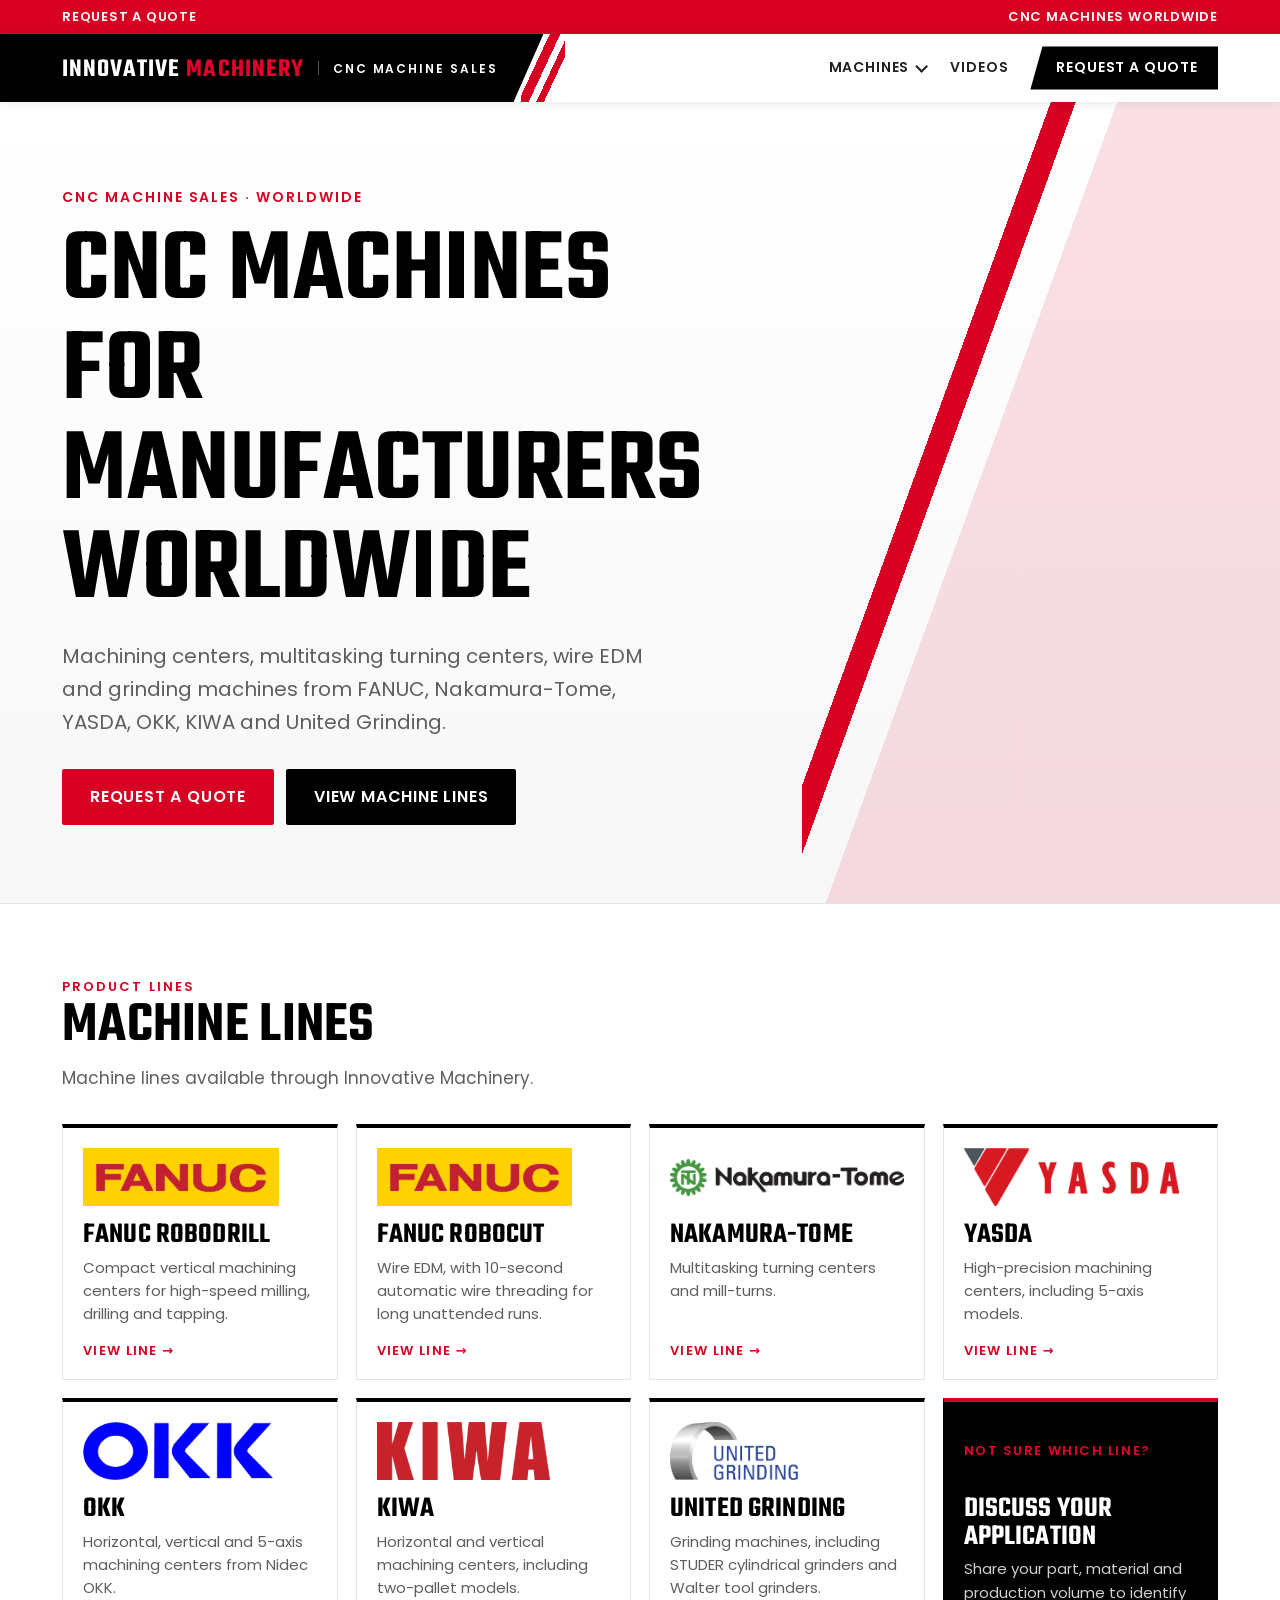
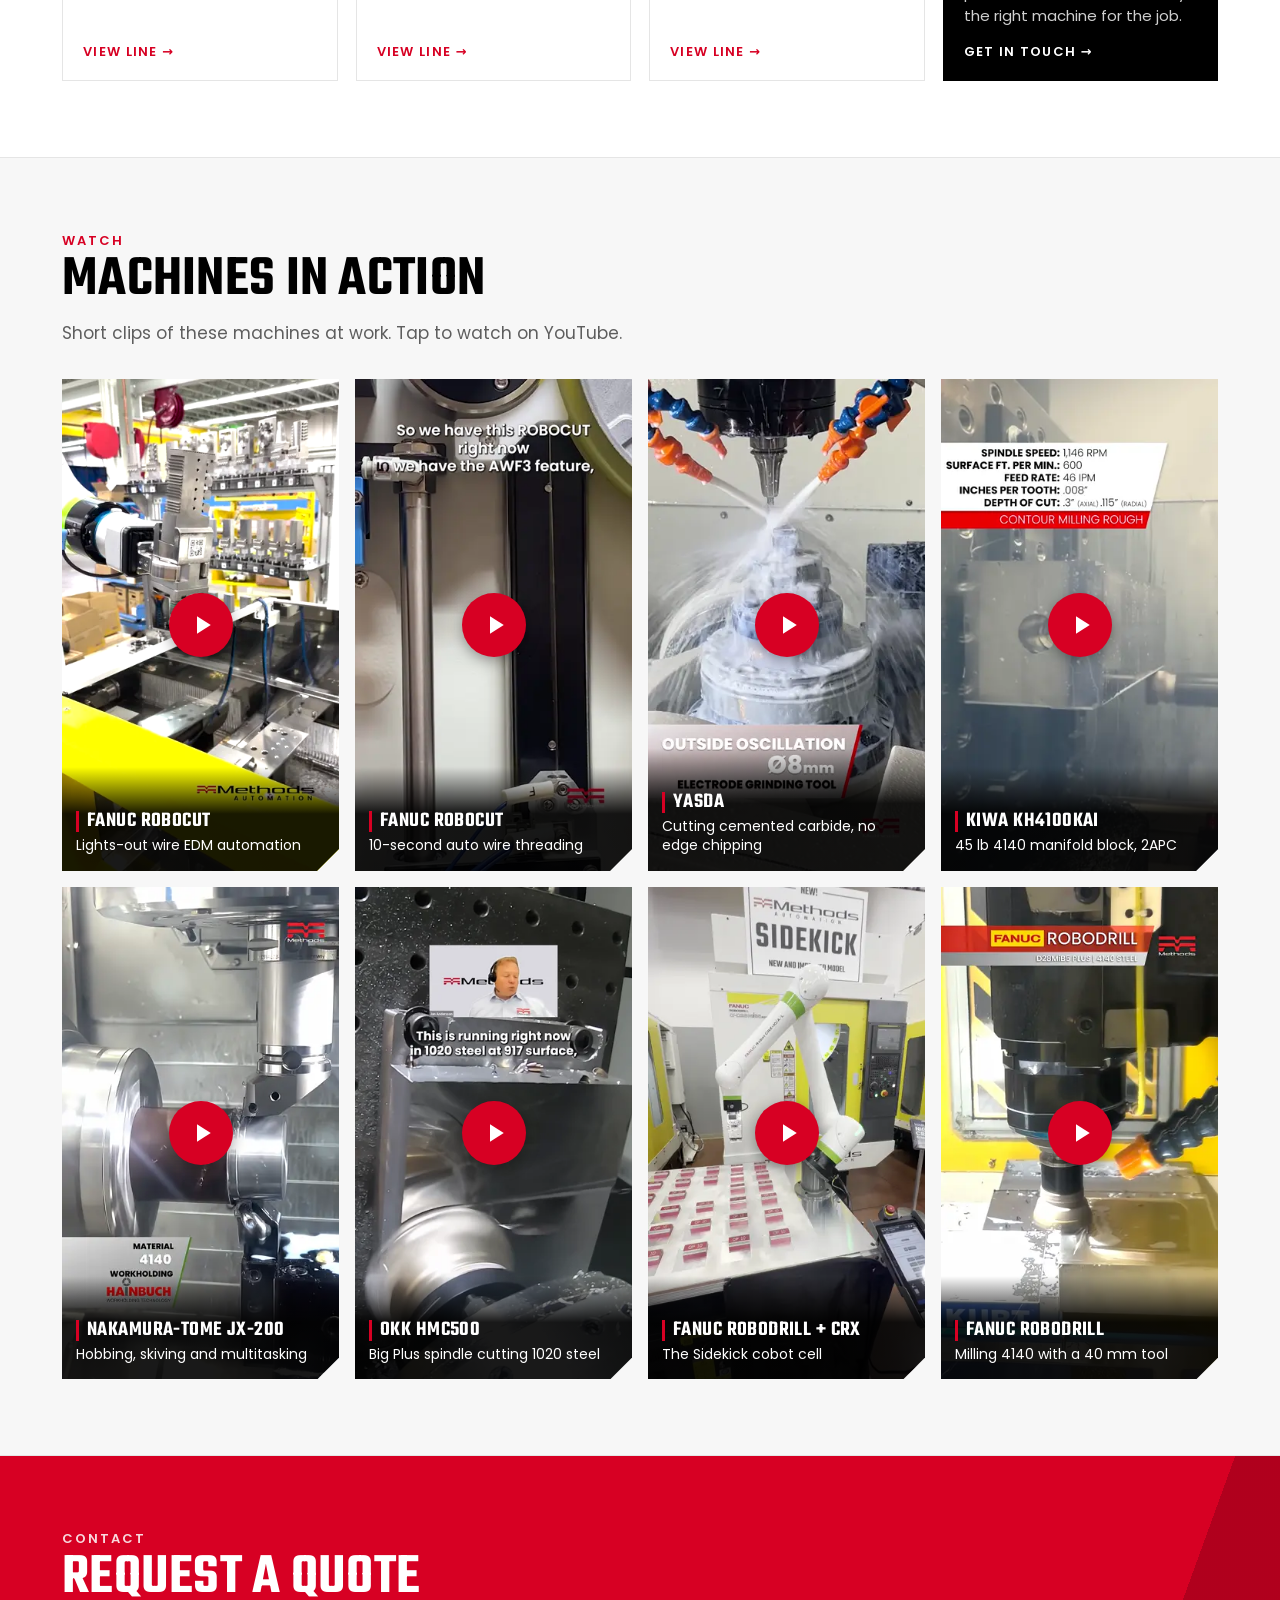
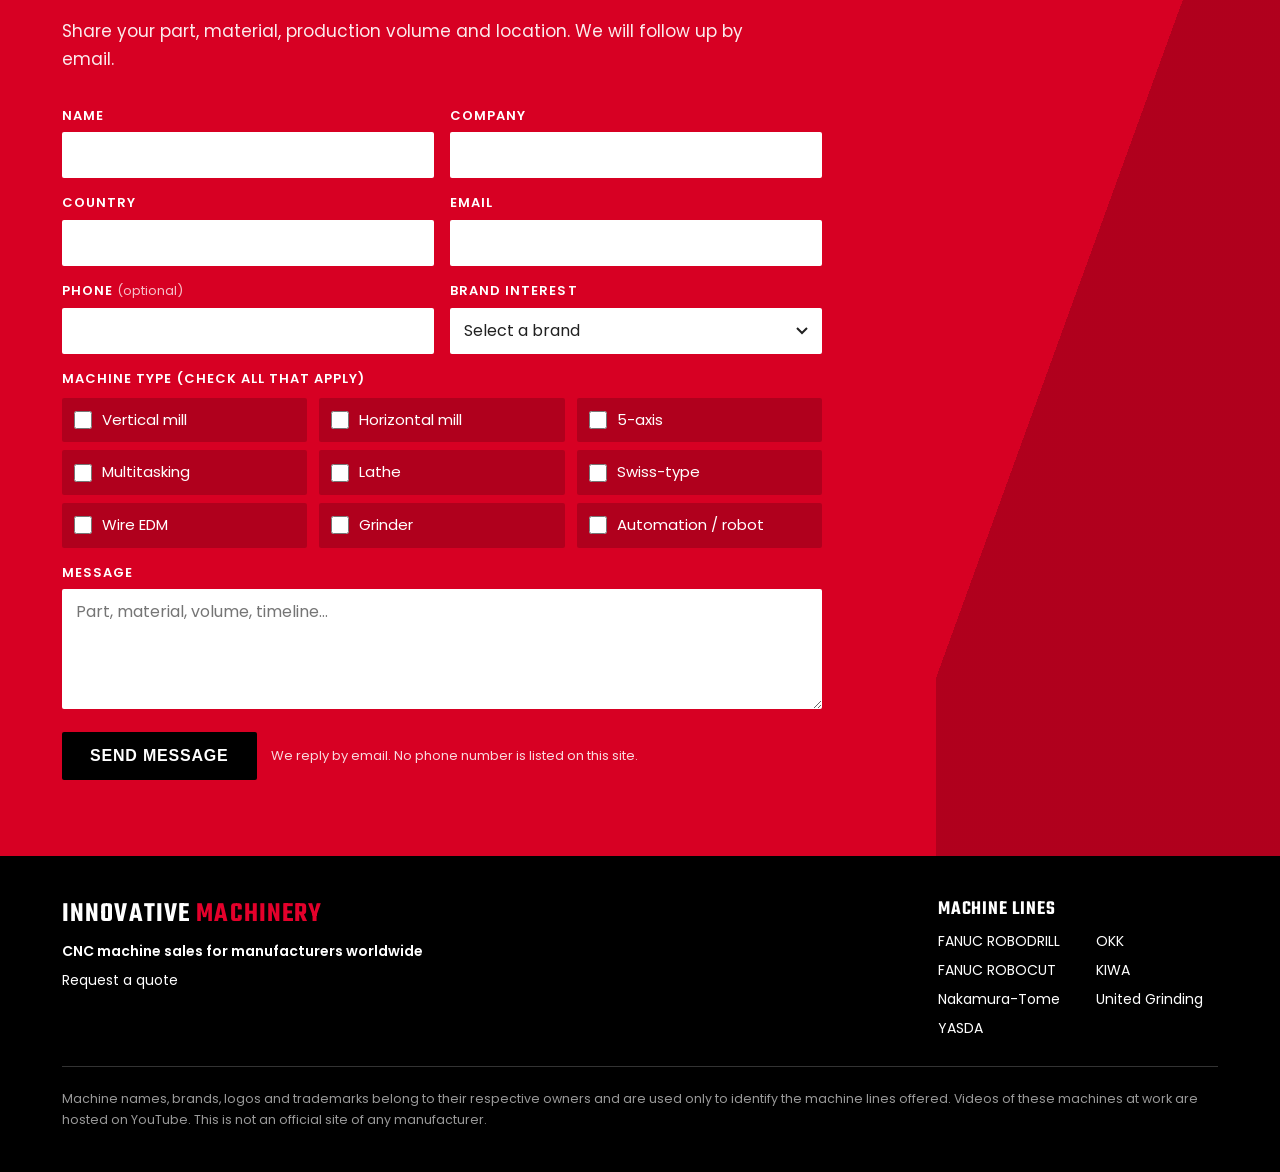
<file: index.html>
<!doctype html>
<html lang="en">
<head>
<meta charset="utf-8">
<meta name="viewport" content="width=device-width, initial-scale=1">
<title>CNC Machine Sales Worldwide | FANUC, YASDA, KIWA | Innovative Machinery</title>
<meta name="description" content="Innovative Machinery: CNC machine sales worldwide. FANUC ROBODRILL, FANUC ROBOCUT, Nakamura-Tome, YASDA, OKK, KIWA and United Grinding. Request a quote.">
<meta name="theme-color" content="#d70023">
<link rel="canonical" href="https://innovativemachinery.com/">
<meta property="og:title" content="CNC Machine Sales Worldwide | FANUC, YASDA, KIWA | Innovative Machinery">
<meta property="og:description" content="Innovative Machinery: CNC machine sales worldwide. FANUC ROBODRILL, FANUC ROBOCUT, Nakamura-Tome, YASDA, OKK, KIWA and United Grinding. Request a quote.">
<meta property="og:url" content="https://innovativemachinery.com/">
<meta property="og:type" content="website">
<meta property="og:site_name" content="Innovative Machinery">
<meta property="og:locale" content="en_US">
<meta property="og:image" content="https://innovativemachinery.com/assets/og-image.png">
<meta property="og:image:width" content="1200">
<meta property="og:image:height" content="630">
<meta property="og:image:alt" content="Innovative Machinery: CNC machine sales worldwide">
<meta name="twitter:card" content="summary_large_image">
<meta name="twitter:title" content="CNC Machine Sales Worldwide | FANUC, YASDA, KIWA | Innovative Machinery">
<meta name="twitter:description" content="Innovative Machinery: CNC machine sales worldwide. FANUC ROBODRILL, FANUC ROBOCUT, Nakamura-Tome, YASDA, OKK, KIWA and United Grinding. Request a quote.">
<meta name="twitter:image" content="https://innovativemachinery.com/assets/og-image.png">
<meta name="twitter:image:alt" content="Innovative Machinery: CNC machine sales worldwide">
<link rel="icon" href="assets/favicon.svg" type="image/svg+xml">
<link rel="preload" href="assets/fonts/teko.woff2" as="font" type="font/woff2" crossorigin>
<link rel="preload" href="assets/fonts/poppins-400.woff2" as="font" type="font/woff2" crossorigin>
<link rel="stylesheet" href="assets/style.css">
<script type="application/ld+json">{"@context":"https://schema.org","@graph":[{"@type":"WebSite","@id":"https://innovativemachinery.com/#website","url":"https://innovativemachinery.com/","name":"Innovative Machinery","publisher":{"@id":"https://innovativemachinery.com/#business"}},{"@type":"Organization","@id":"https://innovativemachinery.com/#business","name":"Innovative Machinery","description":"CNC machine sales worldwide: FANUC ROBODRILL, FANUC ROBOCUT, Nakamura-Tome, YASDA, OKK, KIWA and United Grinding.","url":"https://innovativemachinery.com/","image":"https://innovativemachinery.com/assets/og-image.png","areaServed":"Worldwide"},{"@type":"ItemList","name":"Machine lines available from Innovative Machinery","itemListElement":[{"@type":"ListItem","position":1,"name":"FANUC ROBODRILL","url":"https://innovativemachinery.com/machines/fanuc-robodrill.html"},{"@type":"ListItem","position":2,"name":"FANUC ROBOCUT","url":"https://innovativemachinery.com/machines/fanuc-robocut.html"},{"@type":"ListItem","position":3,"name":"Nakamura-Tome","url":"https://innovativemachinery.com/machines/nakamura-tome.html"},{"@type":"ListItem","position":4,"name":"YASDA","url":"https://innovativemachinery.com/machines/yasda.html"},{"@type":"ListItem","position":5,"name":"OKK","url":"https://innovativemachinery.com/machines/okk.html"},{"@type":"ListItem","position":6,"name":"KIWA","url":"https://innovativemachinery.com/machines/kiwa.html"},{"@type":"ListItem","position":7,"name":"United Grinding","url":"https://innovativemachinery.com/machines/united-grinding.html"}]}]}</script>
</head>
<body>
<a class="skip" href="#main">Skip to content</a>
<div class="util"><div class="wrap"><a href="#contact">Request a quote</a><span class="u-tag" aria-hidden="true">CNC machines worldwide</span></div></div>
<header class="top">
  <div class="top-in">
    <a class="brand" href="#top" aria-label="Innovative Machinery, home">
      <span class="brand-blk"><span class="wm">INNOVATIVE <b>MACHINERY</b></span><span class="wm-sub">CNC MACHINE SALES</span></span>
      <span class="slash" aria-hidden="true"></span>
    </a>
    <nav aria-label="Main">
      <details class="dd">
        <summary>Machines</summary>
        <div class="dd-menu">
          <a href="#machines">All machine lines</a>
          <a href="machines/fanuc-robodrill.html">FANUC ROBODRILL</a>
          <a href="machines/fanuc-robocut.html">FANUC ROBOCUT</a>
          <a href="machines/nakamura-tome.html">Nakamura-Tome</a>
          <a href="machines/yasda.html">YASDA</a>
          <a href="machines/okk.html">OKK</a>
          <a href="machines/kiwa.html">KIWA</a>
          <a href="machines/united-grinding.html">United Grinding</a>
        </div>
      </details>
      <a class="hide-m" href="#videos">Videos</a>
      <a class="cta" href="#contact"><span class="cta-l">Request a Quote</span><span class="cta-s">Contact</span></a>
    </nav>
  </div>
</header>

<main id="main">
<section class="hero" id="top">
  <div class="wrap">
    <p class="eyebrow">CNC machine sales &middot; Worldwide</p>
    <h1>CNC Machines for Manufacturers Worldwide</h1>
    <p class="lead">Machining centers, multitasking turning centers, wire EDM and grinding machines from FANUC, Nakamura-Tome, YASDA, OKK, KIWA and United Grinding.</p>
    <div class="btns">
      <a class="btn btn-r" href="#contact">Request a Quote</a>
      <a class="btn btn-k" href="#machines">View machine lines</a>
    </div>
  </div>
</section>

<section class="sec" id="machines">
  <div class="wrap">
    <span class="kick">Product lines</span>
    <h2>Machine lines</h2>
    <p class="sub">Machine lines available through Innovative Machinery.</p>
    <ul class="cards">
      <li><a class="card" href="machines/fanuc-robodrill.html"><span class="logo-box"><img src="assets/logos/fanuc.png" alt="FANUC logo (FANUC ROBODRILL)" width="520" height="154" loading="lazy" decoding="async"></span><h3>FANUC ROBODRILL</h3><p>Compact vertical machining centers for high-speed milling, drilling and tapping.</p><span class="more">View line &rarr;</span></a></li>
      <li><a class="card" href="machines/fanuc-robocut.html"><span class="logo-box"><img src="assets/logos/fanuc.png" alt="FANUC logo (FANUC ROBOCUT)" width="520" height="154" loading="lazy" decoding="async"></span><h3>FANUC ROBOCUT</h3><p>Wire EDM, with 10-second automatic wire threading for long unattended runs.</p><span class="more">View line &rarr;</span></a></li>
      <li><a class="card" href="machines/nakamura-tome.html"><span class="logo-box md"><img src="assets/logos/nakamura-tome.png" alt="Nakamura-Tome logo" width="520" height="83" loading="lazy" decoding="async"></span><h3>Nakamura-Tome</h3><p>Multitasking turning centers and mill-turns.</p><span class="more">View line &rarr;</span></a></li>
      <li><a class="card" href="machines/yasda.html"><span class="logo-box"><img src="assets/logos/yasda.png" alt="YASDA logo" width="520" height="140" loading="lazy" decoding="async"></span><h3>YASDA</h3><p>High-precision machining centers, including 5-axis models.</p><span class="more">View line &rarr;</span></a></li>
      <li><a class="card" href="machines/okk.html"><span class="logo-box"><img src="assets/logos/okk.png" alt="Nidec OKK logo" width="520" height="159" loading="lazy" decoding="async"></span><h3>OKK</h3><p>Horizontal, vertical and 5-axis machining centers from Nidec OKK.</p><span class="more">View line &rarr;</span></a></li>
      <li><a class="card" href="machines/kiwa.html"><span class="logo-box"><img src="assets/logos/kiwa.png" alt="KIWA logo" width="520" height="174" loading="lazy" decoding="async"></span><h3>KIWA</h3><p>Horizontal and vertical machining centers, including two-pallet models.</p><span class="more">View line &rarr;</span></a></li>
      <li><a class="card" href="machines/united-grinding.html"><span class="logo-box"><img src="assets/logos/united-grinding.png" alt="UNITED GRINDING logo" width="287" height="130" loading="lazy" decoding="async"></span><h3>United Grinding</h3><p>Grinding machines, including STUDER cylindrical grinders and Walter tool grinders.</p><span class="more">View line &rarr;</span></a></li>
      <li><a class="card card-cta" href="#contact"><span class="cta-kick">Not sure which line?</span><h3>Discuss your application</h3><p>Share your part, material and production volume to identify the right machine for the job.</p><span class="more">Get in touch &rarr;</span></a></li>
    </ul>
  </div>
</section>

<section class="sec sec-alt" id="videos">
  <div class="wrap">
    <span class="kick">Watch</span>
    <h2>Machines in action</h2>
    <p class="sub">Short clips of these machines at work. Tap to watch on YouTube.</p>
    <ul class="vids">
      <li><a class="vid" href="https://www.youtube.com/shorts/NVpt2R8PVeE" target="_blank" rel="noopener"><img src="assets/thumbs/NVpt2R8PVeE.webp" alt="Video: FANUC ROBOCUT wire EDM automation cell (YouTube Short)" width="360" height="640" decoding="async"><span class="vid-t"><b>FANUC ROBOCUT</b>Lights-out wire EDM automation</span></a></li>
      <li><a class="vid" href="https://www.youtube.com/shorts/V1eipAX2L-Y" target="_blank" rel="noopener"><img src="assets/thumbs/V1eipAX2L-Y.webp" alt="Video: FANUC ROBOCUT automatic wire threading (YouTube Short)" width="360" height="640" decoding="async"><span class="vid-t"><b>FANUC ROBOCUT</b>10-second auto wire threading</span></a></li>
      <li><a class="vid" href="https://www.youtube.com/shorts/UYGgjvifR50" target="_blank" rel="noopener"><img src="assets/thumbs/UYGgjvifR50.webp" alt="Video: YASDA machining cemented carbide (YouTube Short)" width="360" height="640" decoding="async"><span class="vid-t"><b>YASDA</b>Cutting cemented carbide, no edge chipping</span></a></li>
      <li><a class="vid" href="https://www.youtube.com/shorts/Ab0NWHkHA1E" target="_blank" rel="noopener"><img src="assets/thumbs/Ab0NWHkHA1E.webp" alt="Video: KIWA KH4100kai milling a 4140 manifold block (YouTube Short)" width="360" height="640" decoding="async"><span class="vid-t"><b>KIWA KH4100kai</b>45 lb 4140 manifold block, 2APC</span></a></li>
      <li><a class="vid" href="https://www.youtube.com/shorts/fkLqNPFnZfw" target="_blank" rel="noopener"><img src="assets/thumbs/fkLqNPFnZfw.webp" alt="Video: Nakamura-Tome JX-200 mill-turn (YouTube Short)" width="360" height="640" decoding="async"><span class="vid-t"><b>Nakamura-Tome JX-200</b>Hobbing, skiving and multitasking</span></a></li>
      <li><a class="vid" href="https://www.youtube.com/shorts/bu8ttFF6z7k" target="_blank" rel="noopener"><img src="assets/thumbs/bu8ttFF6z7k.webp" alt="Video: OKK HMC500 Big Plus spindle cutting 1020 steel (YouTube Short)" width="360" height="640" decoding="async"><span class="vid-t"><b>OKK HMC500</b>Big Plus spindle cutting 1020 steel</span></a></li>
      <li><a class="vid" href="https://www.youtube.com/shorts/pIMt-nRdqPY" target="_blank" rel="noopener"><img src="assets/thumbs/pIMt-nRdqPY.webp" alt="Video: The Sidekick cobot tending a FANUC RoboDrill (YouTube Short)" width="360" height="640" decoding="async"><span class="vid-t"><b>FANUC RoboDrill + CRX</b>The Sidekick cobot cell</span></a></li>
      <li><a class="vid" href="https://www.youtube.com/shorts/hSHP5wsOnO8" target="_blank" rel="noopener"><img src="assets/thumbs/hSHP5wsOnO8.webp" alt="Video: FANUC RoboDrill milling 4140 steel (YouTube Short)" width="360" height="640" decoding="async"><span class="vid-t"><b>FANUC RoboDrill</b>Milling 4140 with a 40 mm tool</span></a></li>
    </ul>
  </div>
</section>

<section class="sec band" id="contact">
  <div class="wrap">
    <span class="kick">Contact</span>
    <h2>Request a Quote</h2>
    <p class="sub">Share your part, material, production volume and location. We will follow up by email.</p>
    <div class="thanks" id="thanks" tabindex="-1">
      <strong>Thanks.</strong> Your message was sent. We will reply by email.
    </div>
    <form class="form" action="https://formsubmit.co/josh@floridacnc.com" method="POST">
      <input type="hidden" name="_subject" value="innovativemachinery.com lead">
      <input type="hidden" name="_template" value="table">
      <input type="hidden" name="_captcha" value="false">
      <input type="hidden" name="_next" value="https://innovativemachinery.com/#thanks">
      <input type="text" name="_honey" class="hp" tabindex="-1" autocomplete="off" aria-hidden="true">
      <div>
        <label for="name">Name</label>
        <input id="name" name="name" type="text" required autocomplete="name">
      </div>
      <div>
        <label for="company">Company</label>
        <input id="company" name="company" type="text" required autocomplete="organization">
      </div>
      <div>
        <label for="country">Country</label>
        <input id="country" name="country" type="text" required autocomplete="country-name">
      </div>
      <div>
        <label for="email">Email</label>
        <input id="email" name="email" type="email" required autocomplete="email">
      </div>
      <div>
        <label for="phone">Phone <span class="opt">(optional)</span></label>
        <input id="phone" name="phone" type="tel" autocomplete="tel">
      </div>
      <div>
        <label for="brand_interest">Brand interest</label>
        <select id="brand_interest" name="brand_interest" required>
          <option value="">Select a brand</option>
          <option value="FANUC ROBODRILL">FANUC ROBODRILL</option>
          <option value="FANUC ROBOCUT">FANUC ROBOCUT</option>
          <option value="Nakamura-Tome">Nakamura-Tome</option>
          <option value="YASDA">YASDA</option>
          <option value="OKK">OKK</option>
          <option value="KIWA">KIWA</option>
          <option value="United Grinding">United Grinding</option>
          <option value="Not sure">Not sure</option>
        </select>
      </div>
      <fieldset class="full checks">
        <legend>Machine type <span class="opt">(check all that apply)</span></legend>
        <div class="chk-grid">
          <label class="chk"><input type="checkbox" name="machine_type[]" value="Vertical mill"> Vertical mill</label>
          <label class="chk"><input type="checkbox" name="machine_type[]" value="Horizontal mill"> Horizontal mill</label>
          <label class="chk"><input type="checkbox" name="machine_type[]" value="5-axis"> 5-axis</label>
          <label class="chk"><input type="checkbox" name="machine_type[]" value="Multitasking"> Multitasking</label>
          <label class="chk"><input type="checkbox" name="machine_type[]" value="Lathe"> Lathe</label>
          <label class="chk"><input type="checkbox" name="machine_type[]" value="Swiss-type"> Swiss-type</label>
          <label class="chk"><input type="checkbox" name="machine_type[]" value="Wire EDM"> Wire EDM</label>
          <label class="chk"><input type="checkbox" name="machine_type[]" value="Grinder"> Grinder</label>
          <label class="chk"><input type="checkbox" name="machine_type[]" value="Automation / robot"> Automation / robot</label>
        </div>
      </fieldset>
      <div class="full">
        <label for="message">Message</label>
        <textarea id="message" name="message" required placeholder="Part, material, volume, timeline…"></textarea>
      </div>
      <div class="full actions">
        <button class="btn btn-k" type="submit">Send message</button>
        <p class="hint">We reply by email. No phone number is listed on this site.</p>
      </div>
    </form>
  </div>
</section>
</main>

<footer class="foot">
  <div class="wrap">
    <div class="foot-top">
      <div>
        <p class="foot-wm">INNOVATIVE <b>MACHINERY</b></p>
        <p><strong>CNC machine sales for manufacturers worldwide</strong></p>
        <p><a href="#contact">Request a quote</a></p>
      </div>
      <div>
        <p class="foot-h">Machine lines</p>
        <ul class="foot-lines">
          <li><a href="machines/fanuc-robodrill.html">FANUC ROBODRILL</a></li>
          <li><a href="machines/fanuc-robocut.html">FANUC ROBOCUT</a></li>
          <li><a href="machines/nakamura-tome.html">Nakamura-Tome</a></li>
          <li><a href="machines/yasda.html">YASDA</a></li>
          <li><a href="machines/okk.html">OKK</a></li>
          <li><a href="machines/kiwa.html">KIWA</a></li>
          <li><a href="machines/united-grinding.html">United Grinding</a></li>
        </ul>
      </div>
    </div>
    <p class="fine">Machine names, brands, logos and trademarks belong to their respective owners and are used only to identify the machine lines offered. Videos of these machines at work are hosted on YouTube. This is not an official site of any manufacturer.</p>
  </div>
</footer>
</body>
</html>
</file>
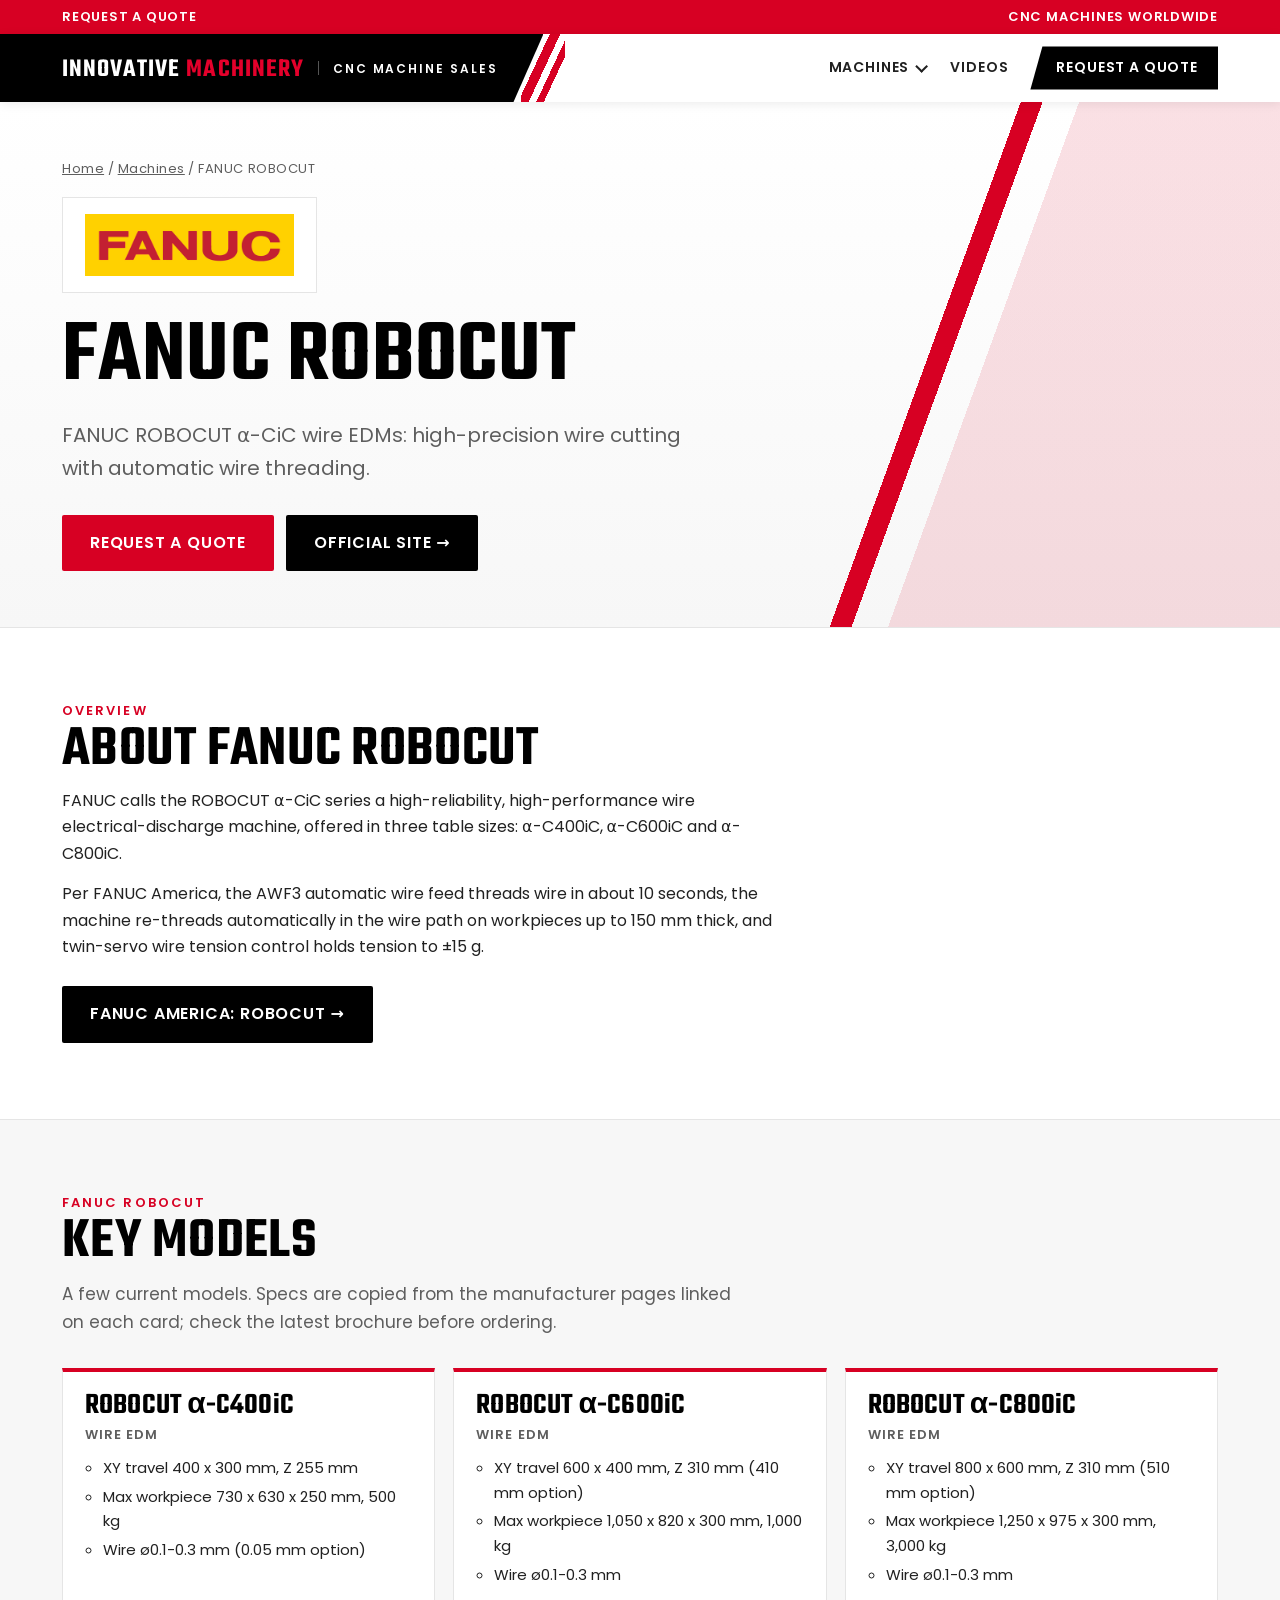
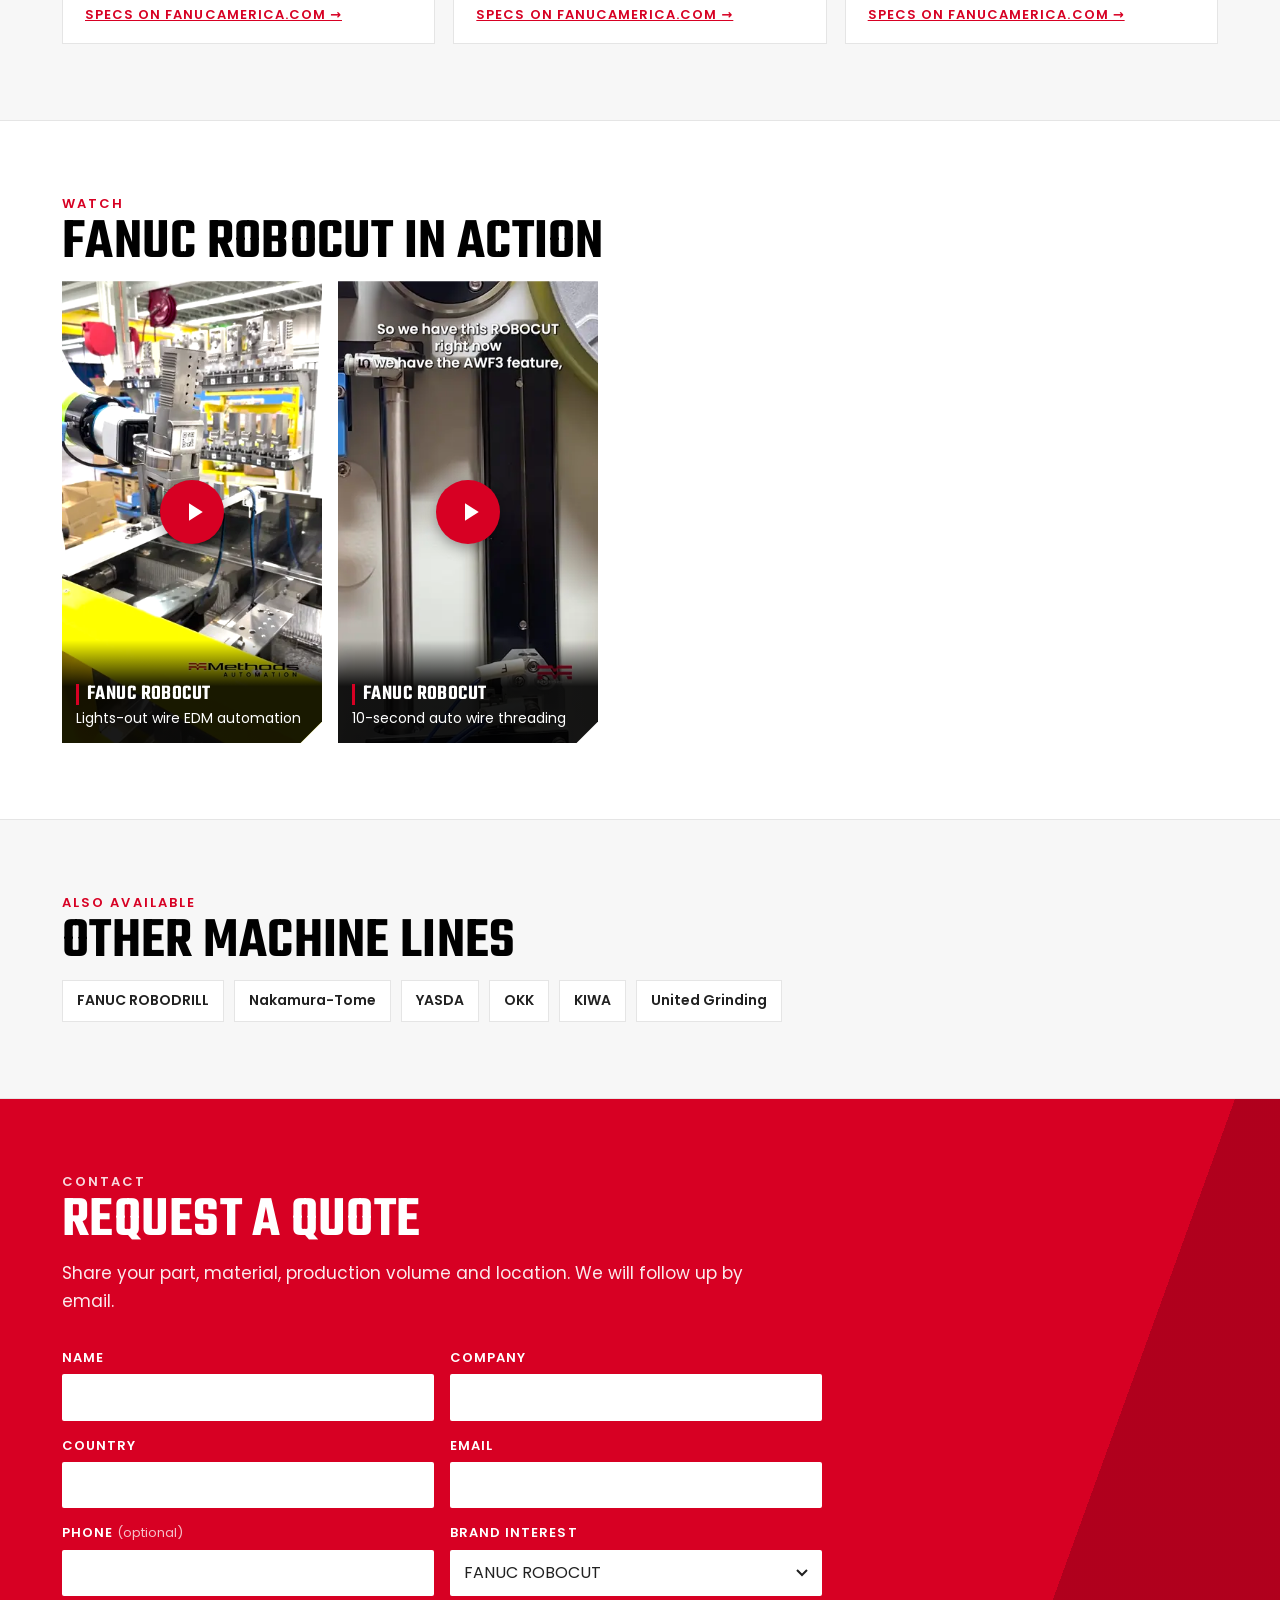
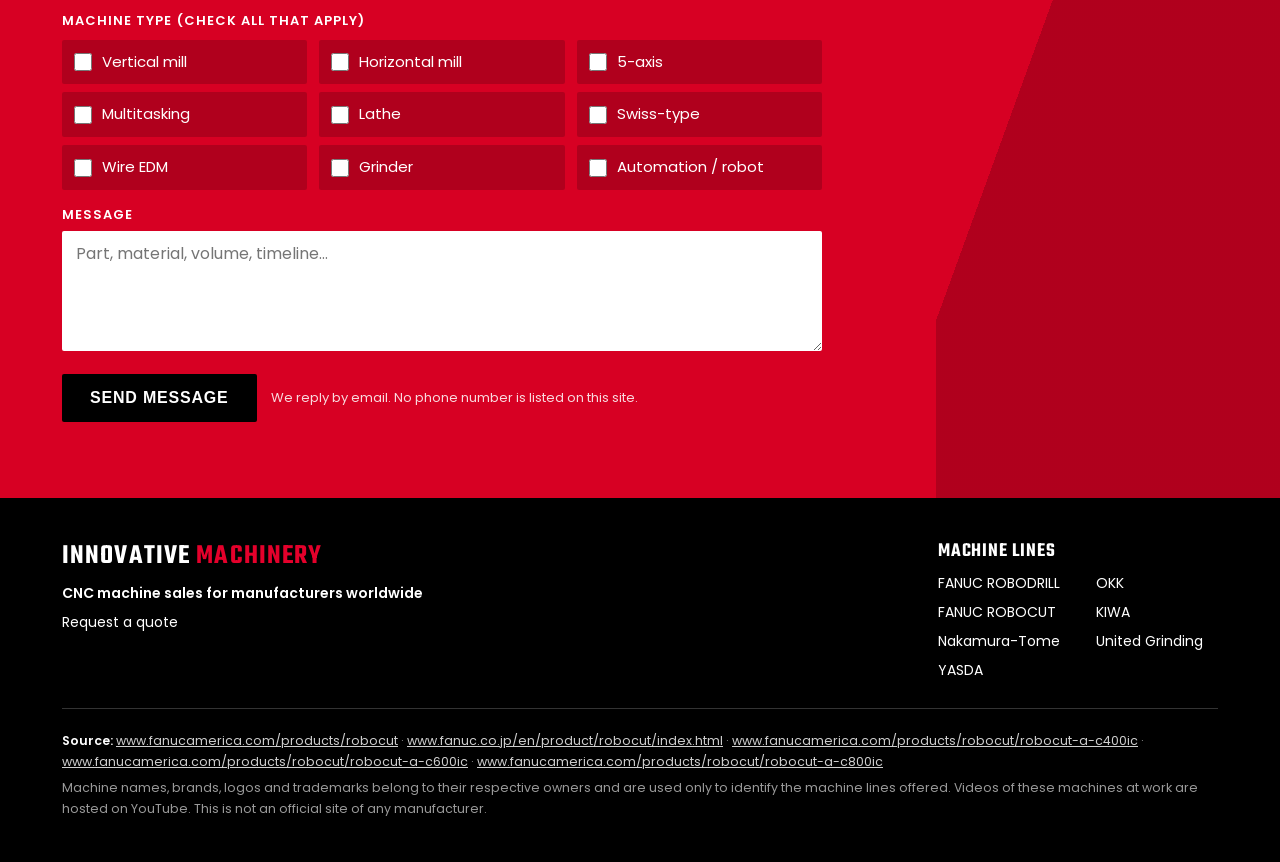
<file: machines/fanuc-robocut.html>
<!doctype html>
<html lang="en">
<head>
<meta charset="utf-8">
<meta name="viewport" content="width=device-width, initial-scale=1">
<title>FANUC ROBOCUT Wire EDM | Innovative Machinery</title>
<meta name="description" content="FANUC ROBOCUT CiC wire EDMs (C400iC, C600iC, C800iC) with automatic wire threading. Innovative Machinery: CNC machines for manufacturers worldwide.">
<meta name="theme-color" content="#d70023">
<link rel="canonical" href="https://innovativemachinery.com/machines/fanuc-robocut.html">
<meta property="og:title" content="FANUC ROBOCUT Wire EDM | Innovative Machinery">
<meta property="og:description" content="FANUC ROBOCUT CiC wire EDMs (C400iC, C600iC, C800iC) with automatic wire threading. Innovative Machinery: CNC machines for manufacturers worldwide.">
<meta property="og:url" content="https://innovativemachinery.com/machines/fanuc-robocut.html">
<meta property="og:type" content="website">
<meta property="og:site_name" content="Innovative Machinery">
<meta property="og:locale" content="en_US">
<meta property="og:image" content="https://innovativemachinery.com/assets/og-image.png">
<meta property="og:image:width" content="1200">
<meta property="og:image:height" content="630">
<meta property="og:image:alt" content="Innovative Machinery: CNC machine sales worldwide">
<meta name="twitter:card" content="summary_large_image">
<meta name="twitter:title" content="FANUC ROBOCUT Wire EDM | Innovative Machinery">
<meta name="twitter:description" content="FANUC ROBOCUT CiC wire EDMs (C400iC, C600iC, C800iC) with automatic wire threading. Innovative Machinery: CNC machines for manufacturers worldwide.">
<meta name="twitter:image" content="https://innovativemachinery.com/assets/og-image.png">
<meta name="twitter:image:alt" content="Innovative Machinery: CNC machine sales worldwide">
<link rel="icon" href="../assets/favicon.svg" type="image/svg+xml">
<link rel="preload" href="../assets/fonts/teko.woff2" as="font" type="font/woff2" crossorigin>
<link rel="preload" href="../assets/fonts/poppins-400.woff2" as="font" type="font/woff2" crossorigin>
<link rel="stylesheet" href="../assets/style.css">
<script type="application/ld+json">{"@context":"https://schema.org","@graph":[{"@type":"WebPage","@id":"https://innovativemachinery.com/machines/fanuc-robocut.html","url":"https://innovativemachinery.com/machines/fanuc-robocut.html","name":"FANUC ROBOCUT Wire EDM | Innovative Machinery","description":"FANUC ROBOCUT CiC wire EDMs (C400iC, C600iC, C800iC) with automatic wire threading. Innovative Machinery: CNC machines for manufacturers worldwide.","isPartOf":{"@id":"https://innovativemachinery.com/#website"},"about":{"@type":"Brand","name":"FANUC","logo":"https://innovativemachinery.com/assets/logos/fanuc.png","sameAs":"https://www.fanucamerica.com/products/robocut"},"provider":{"@id":"https://innovativemachinery.com/#business"}},{"@type":"BreadcrumbList","itemListElement":[{"@type":"ListItem","position":1,"name":"Home","item":"https://innovativemachinery.com/"},{"@type":"ListItem","position":2,"name":"Machines","item":"https://innovativemachinery.com/#machines"},{"@type":"ListItem","position":3,"name":"FANUC ROBOCUT","item":"https://innovativemachinery.com/machines/fanuc-robocut.html"}]},{"@type":"Organization","@id":"https://innovativemachinery.com/#business","name":"Innovative Machinery","description":"CNC machine sales worldwide: FANUC ROBODRILL, FANUC ROBOCUT, Nakamura-Tome, YASDA, OKK, KIWA and United Grinding.","url":"https://innovativemachinery.com/","image":"https://innovativemachinery.com/assets/og-image.png","areaServed":"Worldwide"},{"@type":"ItemList","name":"FANUC ROBOCUT models","itemListElement":[{"@type":"ListItem","position":1,"item":{"@type":"Product","name":"ROBOCUT α-C400iC","category":"Wire EDM","brand":{"@type":"Brand","name":"FANUC"},"description":"XY travel 400 x 300 mm, Z 255 mm; Max workpiece 730 x 630 x 250 mm, 500 kg; Wire ø0.1-0.3 mm (0.05 mm option)","url":"https://innovativemachinery.com/machines/fanuc-robocut.html#models"}},{"@type":"ListItem","position":2,"item":{"@type":"Product","name":"ROBOCUT α-C600iC","category":"Wire EDM","brand":{"@type":"Brand","name":"FANUC"},"description":"XY travel 600 x 400 mm, Z 310 mm (410 mm option); Max workpiece 1,050 x 820 x 300 mm, 1,000 kg; Wire ø0.1-0.3 mm","url":"https://innovativemachinery.com/machines/fanuc-robocut.html#models"}},{"@type":"ListItem","position":3,"item":{"@type":"Product","name":"ROBOCUT α-C800iC","category":"Wire EDM","brand":{"@type":"Brand","name":"FANUC"},"description":"XY travel 800 x 600 mm, Z 310 mm (510 mm option); Max workpiece 1,250 x 975 x 300 mm, 3,000 kg; Wire ø0.1-0.3 mm","url":"https://innovativemachinery.com/machines/fanuc-robocut.html#models"}}]}]}</script>
</head>
<body>
<a class="skip" href="#main">Skip to content</a>
<div class="util"><div class="wrap"><a href="../#contact">Request a quote</a><span class="u-tag" aria-hidden="true">CNC machines worldwide</span></div></div>
<header class="top">
  <div class="top-in">
    <a class="brand" href="../" aria-label="Innovative Machinery, home">
      <span class="brand-blk"><span class="wm">INNOVATIVE <b>MACHINERY</b></span><span class="wm-sub">CNC MACHINE SALES</span></span>
      <span class="slash" aria-hidden="true"></span>
    </a>
    <nav aria-label="Main">
      <details class="dd">
        <summary>Machines</summary>
        <div class="dd-menu">
          <a href="../#machines">All machine lines</a>
          <a href="../machines/fanuc-robodrill.html">FANUC ROBODRILL</a>
          <a href="../machines/fanuc-robocut.html">FANUC ROBOCUT</a>
          <a href="../machines/nakamura-tome.html">Nakamura-Tome</a>
          <a href="../machines/yasda.html">YASDA</a>
          <a href="../machines/okk.html">OKK</a>
          <a href="../machines/kiwa.html">KIWA</a>
          <a href="../machines/united-grinding.html">United Grinding</a>
        </div>
      </details>
      <a class="hide-m" href="../#videos">Videos</a>
      <a class="cta" href="../#contact"><span class="cta-l">Request a Quote</span><span class="cta-s">Contact</span></a>
    </nav>
  </div>
</header>

<main id="main">
<section class="hero m-hero" id="top">
  <div class="wrap">
    <p class="crumbs"><a href="../">Home</a> / <a href="../#machines">Machines</a> / <span aria-current="page">FANUC ROBOCUT</span></p>
    <div class="m-logo"><img src="../assets/logos/fanuc.png" alt="FANUC logo (FANUC ROBOCUT)" width="520" height="154"></div>
    <h1>FANUC ROBOCUT</h1>
    <p class="lead">FANUC ROBOCUT α-CiC wire EDMs: high-precision wire cutting with automatic wire threading.</p>
    <div class="btns">
      <a class="btn btn-r" href="#contact">Request a Quote</a>
      <a class="btn btn-k" href="https://www.fanucamerica.com/products/robocut" target="_blank" rel="noopener">Official site &rarr;</a>
    </div>
  </div>
</section>

<section class="sec" id="overview">
  <div class="wrap">
    <span class="kick">Overview</span>
    <h2>About FANUC ROBOCUT</h2>
    <div class="prose">
      <p>FANUC calls the ROBOCUT α-CiC series a high-reliability, high-performance wire electrical-discharge machine, offered in three table sizes: α-C400iC, α-C600iC and α-C800iC.</p>
      <p>Per FANUC America, the AWF3 automatic wire feed threads wire in about 10 seconds, the machine re-threads automatically in the wire path on workpieces up to 150 mm thick, and twin-servo wire tension control holds tension to ±15 g.</p>
    </div>
    <div class="links" style="margin-top:26px">
      <a class="btn btn-k" href="https://www.fanucamerica.com/products/robocut" target="_blank" rel="noopener">FANUC America: ROBOCUT &rarr;</a>
    </div>
  </div>
</section>

<section class="sec sec-alt" id="models">
  <div class="wrap">
    <span class="kick">FANUC ROBOCUT</span>
    <h2>Key models</h2>
    <p class="sub">A few current models. Specs are copied from the manufacturer pages linked on each card; check the latest brochure before ordering.</p>
    <ul class="models">
      <li class="model"><h3>ROBOCUT α-C400iC</h3><p class="type">Wire EDM</p><ul><li>XY travel 400 x 300 mm, Z 255 mm</li><li>Max workpiece 730 x 630 x 250 mm, 500 kg</li><li>Wire ø0.1-0.3 mm (0.05 mm option)</li></ul><a href="https://www.fanucamerica.com/products/robocut/robocut-a-c400ic" target="_blank" rel="noopener">Specs on fanucamerica.com &rarr;</a></li>
      <li class="model"><h3>ROBOCUT α-C600iC</h3><p class="type">Wire EDM</p><ul><li>XY travel 600 x 400 mm, Z 310 mm (410 mm option)</li><li>Max workpiece 1,050 x 820 x 300 mm, 1,000 kg</li><li>Wire ø0.1-0.3 mm</li></ul><a href="https://www.fanucamerica.com/products/robocut/robocut-a-c600ic" target="_blank" rel="noopener">Specs on fanucamerica.com &rarr;</a></li>
      <li class="model"><h3>ROBOCUT α-C800iC</h3><p class="type">Wire EDM</p><ul><li>XY travel 800 x 600 mm, Z 310 mm (510 mm option)</li><li>Max workpiece 1,250 x 975 x 300 mm, 3,000 kg</li><li>Wire ø0.1-0.3 mm</li></ul><a href="https://www.fanucamerica.com/products/robocut/robocut-a-c800ic" target="_blank" rel="noopener">Specs on fanucamerica.com &rarr;</a></li>
    </ul>
  </div>
</section>

<section class="sec" id="videos">
  <div class="wrap">
    <span class="kick">Watch</span>
    <h2>FANUC ROBOCUT in action</h2>
    <ul class="vids few">
      <li><a class="vid" href="https://www.youtube.com/shorts/NVpt2R8PVeE" target="_blank" rel="noopener"><img src="../assets/thumbs/NVpt2R8PVeE.webp" alt="Video: FANUC ROBOCUT wire EDM automation cell (YouTube Short)" width="360" height="640" decoding="async"><span class="vid-t"><b>FANUC ROBOCUT</b>Lights-out wire EDM automation</span></a></li>
      <li><a class="vid" href="https://www.youtube.com/shorts/V1eipAX2L-Y" target="_blank" rel="noopener"><img src="../assets/thumbs/V1eipAX2L-Y.webp" alt="Video: FANUC ROBOCUT automatic wire threading (YouTube Short)" width="360" height="640" decoding="async"><span class="vid-t"><b>FANUC ROBOCUT</b>10-second auto wire threading</span></a></li>
    </ul>
  </div>
</section>

<section class="sec sec-alt">
  <div class="wrap">
    <span class="kick">Also available</span>
    <h2>Other machine lines</h2>
    <ul class="other">
      <li><a href="fanuc-robodrill.html">FANUC ROBODRILL</a></li>
      <li><a href="nakamura-tome.html">Nakamura-Tome</a></li>
      <li><a href="yasda.html">YASDA</a></li>
      <li><a href="okk.html">OKK</a></li>
      <li><a href="kiwa.html">KIWA</a></li>
      <li><a href="united-grinding.html">United Grinding</a></li>
    </ul>
  </div>
</section>

<section class="sec band" id="contact">
  <div class="wrap">
    <span class="kick">Contact</span>
    <h2>Request a Quote</h2>
    <p class="sub">Share your part, material, production volume and location. We will follow up by email.</p>
    <div class="thanks" id="thanks" tabindex="-1">
      <strong>Thanks.</strong> Your message was sent. We will reply by email.
    </div>
    <form class="form" action="https://formsubmit.co/josh@floridacnc.com" method="POST">
      <input type="hidden" name="_subject" value="innovativemachinery.com lead">
      <input type="hidden" name="_template" value="table">
      <input type="hidden" name="_captcha" value="false">
      <input type="hidden" name="_next" value="https://innovativemachinery.com/#thanks">
      <input type="text" name="_honey" class="hp" tabindex="-1" autocomplete="off" aria-hidden="true">
      <div>
        <label for="name">Name</label>
        <input id="name" name="name" type="text" required autocomplete="name">
      </div>
      <div>
        <label for="company">Company</label>
        <input id="company" name="company" type="text" required autocomplete="organization">
      </div>
      <div>
        <label for="country">Country</label>
        <input id="country" name="country" type="text" required autocomplete="country-name">
      </div>
      <div>
        <label for="email">Email</label>
        <input id="email" name="email" type="email" required autocomplete="email">
      </div>
      <div>
        <label for="phone">Phone <span class="opt">(optional)</span></label>
        <input id="phone" name="phone" type="tel" autocomplete="tel">
      </div>
      <div>
        <label for="brand_interest">Brand interest</label>
        <select id="brand_interest" name="brand_interest" required>
          <option value="">Select a brand</option>
          <option value="FANUC ROBODRILL">FANUC ROBODRILL</option>
          <option value="FANUC ROBOCUT" selected>FANUC ROBOCUT</option>
          <option value="Nakamura-Tome">Nakamura-Tome</option>
          <option value="YASDA">YASDA</option>
          <option value="OKK">OKK</option>
          <option value="KIWA">KIWA</option>
          <option value="United Grinding">United Grinding</option>
          <option value="Not sure">Not sure</option>
        </select>
      </div>
      <fieldset class="full checks">
        <legend>Machine type <span class="opt">(check all that apply)</span></legend>
        <div class="chk-grid">
          <label class="chk"><input type="checkbox" name="machine_type[]" value="Vertical mill"> Vertical mill</label>
          <label class="chk"><input type="checkbox" name="machine_type[]" value="Horizontal mill"> Horizontal mill</label>
          <label class="chk"><input type="checkbox" name="machine_type[]" value="5-axis"> 5-axis</label>
          <label class="chk"><input type="checkbox" name="machine_type[]" value="Multitasking"> Multitasking</label>
          <label class="chk"><input type="checkbox" name="machine_type[]" value="Lathe"> Lathe</label>
          <label class="chk"><input type="checkbox" name="machine_type[]" value="Swiss-type"> Swiss-type</label>
          <label class="chk"><input type="checkbox" name="machine_type[]" value="Wire EDM"> Wire EDM</label>
          <label class="chk"><input type="checkbox" name="machine_type[]" value="Grinder"> Grinder</label>
          <label class="chk"><input type="checkbox" name="machine_type[]" value="Automation / robot"> Automation / robot</label>
        </div>
      </fieldset>
      <div class="full">
        <label for="message">Message</label>
        <textarea id="message" name="message" required placeholder="Part, material, volume, timeline…"></textarea>
      </div>
      <div class="full actions">
        <button class="btn btn-k" type="submit">Send message</button>
        <p class="hint">We reply by email. No phone number is listed on this site.</p>
      </div>
    </form>
  </div>
</section>
</main>

<footer class="foot">
  <div class="wrap">
    <div class="foot-top">
      <div>
        <p class="foot-wm">INNOVATIVE <b>MACHINERY</b></p>
        <p><strong>CNC machine sales for manufacturers worldwide</strong></p>
        <p><a href="../#contact">Request a quote</a></p>
      </div>
      <div>
        <p class="foot-h">Machine lines</p>
        <ul class="foot-lines">
          <li><a href="../machines/fanuc-robodrill.html">FANUC ROBODRILL</a></li>
          <li><a href="../machines/fanuc-robocut.html">FANUC ROBOCUT</a></li>
          <li><a href="../machines/nakamura-tome.html">Nakamura-Tome</a></li>
          <li><a href="../machines/yasda.html">YASDA</a></li>
          <li><a href="../machines/okk.html">OKK</a></li>
          <li><a href="../machines/kiwa.html">KIWA</a></li>
          <li><a href="../machines/united-grinding.html">United Grinding</a></li>
        </ul>
      </div>
    </div>
    <p class="src"><strong>Source:</strong> <a href="https://www.fanucamerica.com/products/robocut" rel="noopener">www.fanucamerica.com/products/robocut</a> &middot; <a href="https://www.fanuc.co.jp/en/product/robocut/index.html" rel="noopener">www.fanuc.co.jp/en/product/robocut/index.html</a> &middot; <a href="https://www.fanucamerica.com/products/robocut/robocut-a-c400ic" rel="noopener">www.fanucamerica.com/products/robocut/robocut-a-c400ic</a> &middot; <a href="https://www.fanucamerica.com/products/robocut/robocut-a-c600ic" rel="noopener">www.fanucamerica.com/products/robocut/robocut-a-c600ic</a> &middot; <a href="https://www.fanucamerica.com/products/robocut/robocut-a-c800ic" rel="noopener">www.fanucamerica.com/products/robocut/robocut-a-c800ic</a></p>
    <p class="fine">Machine names, brands, logos and trademarks belong to their respective owners and are used only to identify the machine lines offered. Videos of these machines at work are hosted on YouTube. This is not an official site of any manufacturer.</p>
  </div>
</footer>
</body>
</html>
</file>
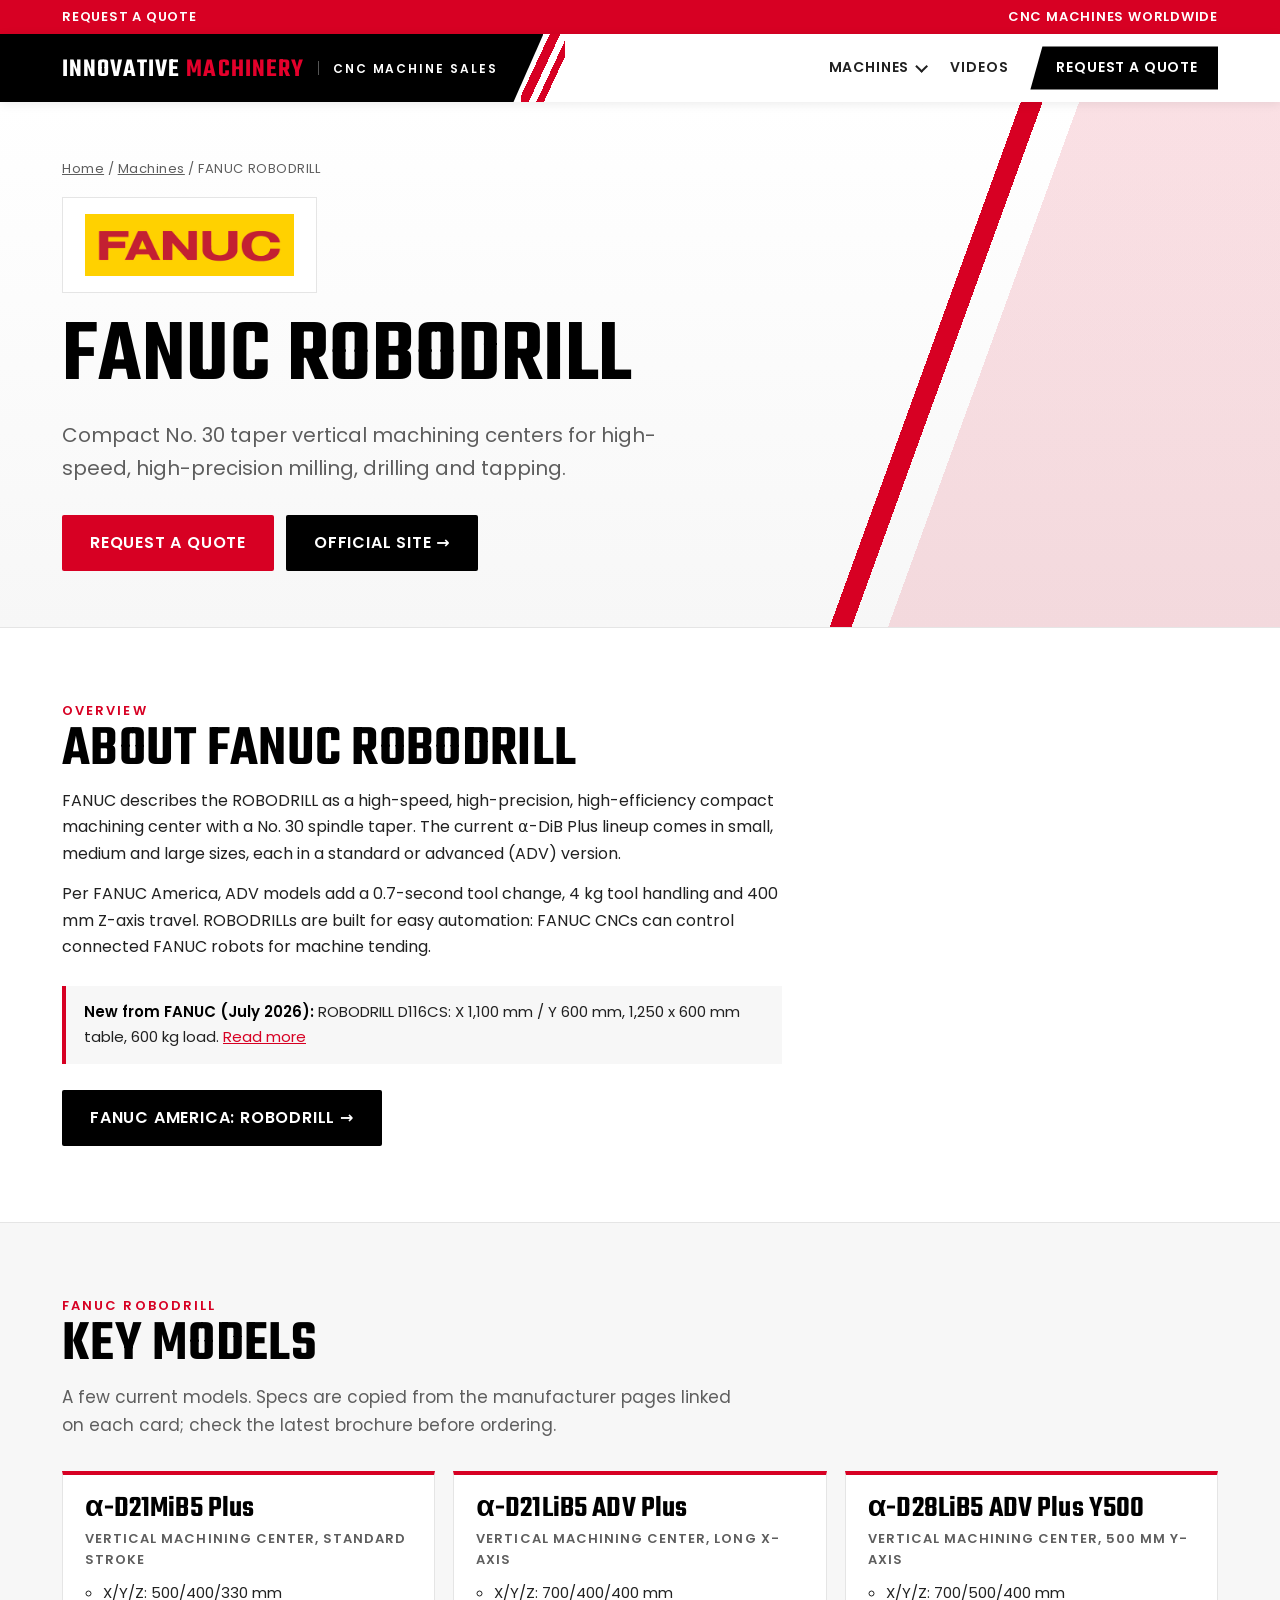
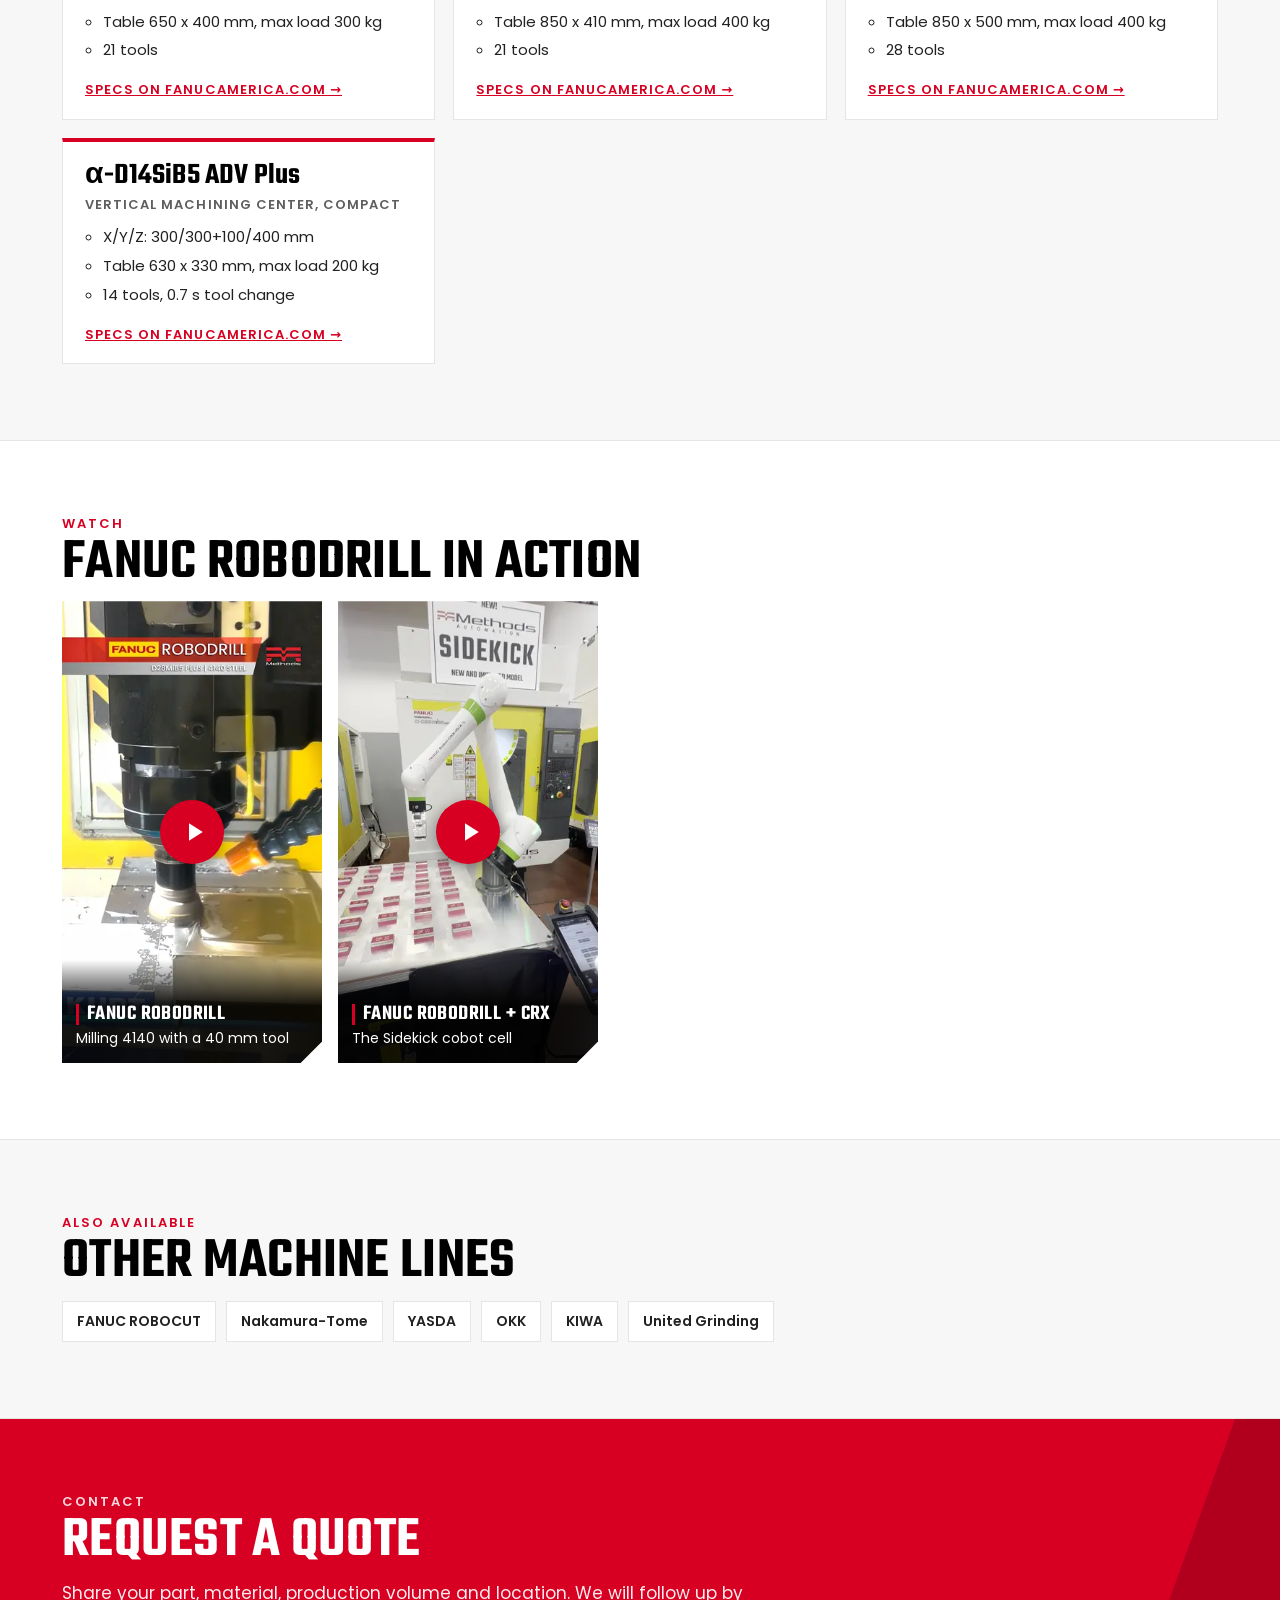
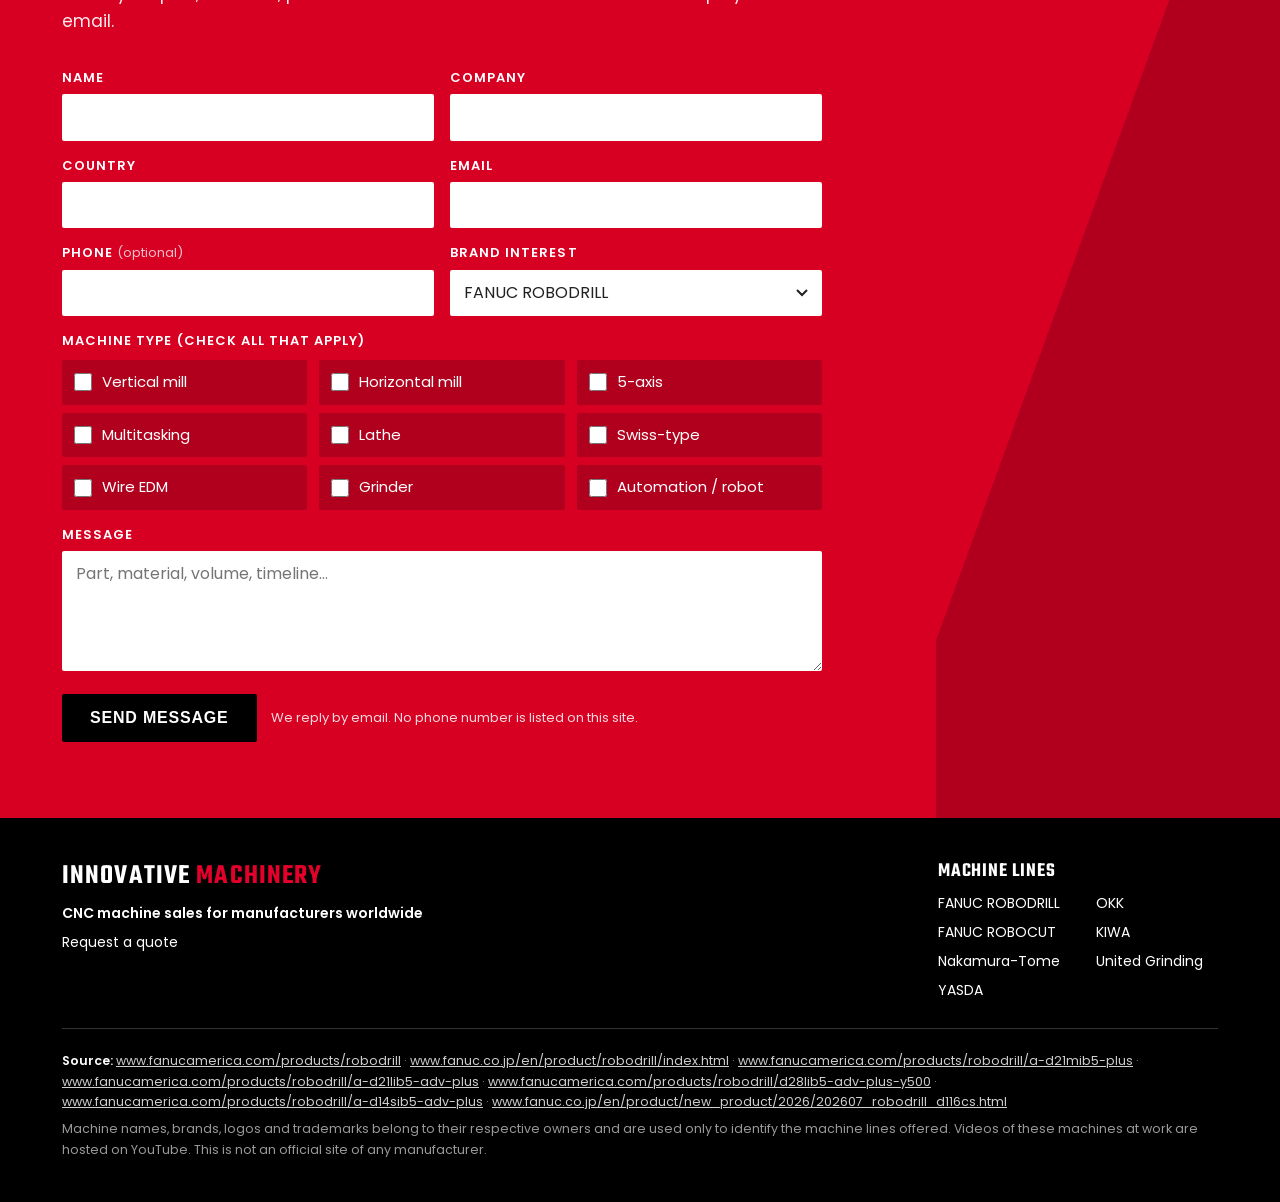
<file: machines/fanuc-robodrill.html>
<!doctype html>
<html lang="en">
<head>
<meta charset="utf-8">
<meta name="viewport" content="width=device-width, initial-scale=1">
<title>FANUC ROBODRILL Machining Centers | Innovative Machinery</title>
<meta name="description" content="FANUC ROBODRILL compact vertical machining centers for high-speed milling, drilling and tapping. Innovative Machinery: CNC machines for manufacturers worldwide.">
<meta name="theme-color" content="#d70023">
<link rel="canonical" href="https://innovativemachinery.com/machines/fanuc-robodrill.html">
<meta property="og:title" content="FANUC ROBODRILL Machining Centers | Innovative Machinery">
<meta property="og:description" content="FANUC ROBODRILL compact vertical machining centers for high-speed milling, drilling and tapping. Innovative Machinery: CNC machines for manufacturers worldwide.">
<meta property="og:url" content="https://innovativemachinery.com/machines/fanuc-robodrill.html">
<meta property="og:type" content="website">
<meta property="og:site_name" content="Innovative Machinery">
<meta property="og:locale" content="en_US">
<meta property="og:image" content="https://innovativemachinery.com/assets/og-image.png">
<meta property="og:image:width" content="1200">
<meta property="og:image:height" content="630">
<meta property="og:image:alt" content="Innovative Machinery: CNC machine sales worldwide">
<meta name="twitter:card" content="summary_large_image">
<meta name="twitter:title" content="FANUC ROBODRILL Machining Centers | Innovative Machinery">
<meta name="twitter:description" content="FANUC ROBODRILL compact vertical machining centers for high-speed milling, drilling and tapping. Innovative Machinery: CNC machines for manufacturers worldwide.">
<meta name="twitter:image" content="https://innovativemachinery.com/assets/og-image.png">
<meta name="twitter:image:alt" content="Innovative Machinery: CNC machine sales worldwide">
<link rel="icon" href="../assets/favicon.svg" type="image/svg+xml">
<link rel="preload" href="../assets/fonts/teko.woff2" as="font" type="font/woff2" crossorigin>
<link rel="preload" href="../assets/fonts/poppins-400.woff2" as="font" type="font/woff2" crossorigin>
<link rel="stylesheet" href="../assets/style.css">
<script type="application/ld+json">{"@context":"https://schema.org","@graph":[{"@type":"WebPage","@id":"https://innovativemachinery.com/machines/fanuc-robodrill.html","url":"https://innovativemachinery.com/machines/fanuc-robodrill.html","name":"FANUC ROBODRILL Machining Centers | Innovative Machinery","description":"FANUC ROBODRILL compact vertical machining centers for high-speed milling, drilling and tapping. Innovative Machinery: CNC machines for manufacturers worldwide.","isPartOf":{"@id":"https://innovativemachinery.com/#website"},"about":{"@type":"Brand","name":"FANUC","logo":"https://innovativemachinery.com/assets/logos/fanuc.png","sameAs":"https://www.fanucamerica.com/products/robodrill"},"provider":{"@id":"https://innovativemachinery.com/#business"}},{"@type":"BreadcrumbList","itemListElement":[{"@type":"ListItem","position":1,"name":"Home","item":"https://innovativemachinery.com/"},{"@type":"ListItem","position":2,"name":"Machines","item":"https://innovativemachinery.com/#machines"},{"@type":"ListItem","position":3,"name":"FANUC ROBODRILL","item":"https://innovativemachinery.com/machines/fanuc-robodrill.html"}]},{"@type":"Organization","@id":"https://innovativemachinery.com/#business","name":"Innovative Machinery","description":"CNC machine sales worldwide: FANUC ROBODRILL, FANUC ROBOCUT, Nakamura-Tome, YASDA, OKK, KIWA and United Grinding.","url":"https://innovativemachinery.com/","image":"https://innovativemachinery.com/assets/og-image.png","areaServed":"Worldwide"},{"@type":"ItemList","name":"FANUC ROBODRILL models","itemListElement":[{"@type":"ListItem","position":1,"item":{"@type":"Product","name":"α-D21MiB5 Plus","category":"Vertical machining center, standard stroke","brand":{"@type":"Brand","name":"FANUC"},"description":"X/Y/Z: 500/400/330 mm; Table 650 x 400 mm, max load 300 kg; 21 tools","url":"https://innovativemachinery.com/machines/fanuc-robodrill.html#models"}},{"@type":"ListItem","position":2,"item":{"@type":"Product","name":"α-D21LiB5 ADV Plus","category":"Vertical machining center, long X-axis","brand":{"@type":"Brand","name":"FANUC"},"description":"X/Y/Z: 700/400/400 mm; Table 850 x 410 mm, max load 400 kg; 21 tools","url":"https://innovativemachinery.com/machines/fanuc-robodrill.html#models"}},{"@type":"ListItem","position":3,"item":{"@type":"Product","name":"α-D28LiB5 ADV Plus Y500","category":"Vertical machining center, 500 mm Y-axis","brand":{"@type":"Brand","name":"FANUC"},"description":"X/Y/Z: 700/500/400 mm; Table 850 x 500 mm, max load 400 kg; 28 tools","url":"https://innovativemachinery.com/machines/fanuc-robodrill.html#models"}},{"@type":"ListItem","position":4,"item":{"@type":"Product","name":"α-D14SiB5 ADV Plus","category":"Vertical machining center, compact","brand":{"@type":"Brand","name":"FANUC"},"description":"X/Y/Z: 300/300+100/400 mm; Table 630 x 330 mm, max load 200 kg; 14 tools, 0.7 s tool change","url":"https://innovativemachinery.com/machines/fanuc-robodrill.html#models"}}]}]}</script>
</head>
<body>
<a class="skip" href="#main">Skip to content</a>
<div class="util"><div class="wrap"><a href="../#contact">Request a quote</a><span class="u-tag" aria-hidden="true">CNC machines worldwide</span></div></div>
<header class="top">
  <div class="top-in">
    <a class="brand" href="../" aria-label="Innovative Machinery, home">
      <span class="brand-blk"><span class="wm">INNOVATIVE <b>MACHINERY</b></span><span class="wm-sub">CNC MACHINE SALES</span></span>
      <span class="slash" aria-hidden="true"></span>
    </a>
    <nav aria-label="Main">
      <details class="dd">
        <summary>Machines</summary>
        <div class="dd-menu">
          <a href="../#machines">All machine lines</a>
          <a href="../machines/fanuc-robodrill.html">FANUC ROBODRILL</a>
          <a href="../machines/fanuc-robocut.html">FANUC ROBOCUT</a>
          <a href="../machines/nakamura-tome.html">Nakamura-Tome</a>
          <a href="../machines/yasda.html">YASDA</a>
          <a href="../machines/okk.html">OKK</a>
          <a href="../machines/kiwa.html">KIWA</a>
          <a href="../machines/united-grinding.html">United Grinding</a>
        </div>
      </details>
      <a class="hide-m" href="../#videos">Videos</a>
      <a class="cta" href="../#contact"><span class="cta-l">Request a Quote</span><span class="cta-s">Contact</span></a>
    </nav>
  </div>
</header>

<main id="main">
<section class="hero m-hero" id="top">
  <div class="wrap">
    <p class="crumbs"><a href="../">Home</a> / <a href="../#machines">Machines</a> / <span aria-current="page">FANUC ROBODRILL</span></p>
    <div class="m-logo"><img src="../assets/logos/fanuc.png" alt="FANUC logo (FANUC ROBODRILL)" width="520" height="154"></div>
    <h1>FANUC ROBODRILL</h1>
    <p class="lead">Compact No. 30 taper vertical machining centers for high-speed, high-precision milling, drilling and tapping.</p>
    <div class="btns">
      <a class="btn btn-r" href="#contact">Request a Quote</a>
      <a class="btn btn-k" href="https://www.fanucamerica.com/products/robodrill" target="_blank" rel="noopener">Official site &rarr;</a>
    </div>
  </div>
</section>

<section class="sec" id="overview">
  <div class="wrap">
    <span class="kick">Overview</span>
    <h2>About FANUC ROBODRILL</h2>
    <div class="prose">
      <p>FANUC describes the ROBODRILL as a high-speed, high-precision, high-efficiency compact machining center with a No. 30 spindle taper. The current α-DiB Plus lineup comes in small, medium and large sizes, each in a standard or advanced (ADV) version.</p>
      <p>Per FANUC America, ADV models add a 0.7-second tool change, 4 kg tool handling and 400 mm Z-axis travel. ROBODRILLs are built for easy automation: FANUC CNCs can control connected FANUC robots for machine tending.</p>
    </div>
    <p class="note"><b>New from FANUC (July 2026):</b> ROBODRILL D116CS: X 1,100 mm / Y 600 mm, 1,250 x 600 mm table, 600 kg load. <a href="https://www.fanuc.co.jp/en/product/new_product/2026/202607_robodrill_d116cs.html" target="_blank" rel="noopener">Read more</a></p>
    <div class="links" style="margin-top:26px">
      <a class="btn btn-k" href="https://www.fanucamerica.com/products/robodrill" target="_blank" rel="noopener">FANUC America: ROBODRILL &rarr;</a>
    </div>
  </div>
</section>

<section class="sec sec-alt" id="models">
  <div class="wrap">
    <span class="kick">FANUC ROBODRILL</span>
    <h2>Key models</h2>
    <p class="sub">A few current models. Specs are copied from the manufacturer pages linked on each card; check the latest brochure before ordering.</p>
    <ul class="models">
      <li class="model"><h3>α-D21MiB5 Plus</h3><p class="type">Vertical machining center, standard stroke</p><ul><li>X/Y/Z: 500/400/330 mm</li><li>Table 650 x 400 mm, max load 300 kg</li><li>21 tools</li></ul><a href="https://www.fanucamerica.com/products/robodrill/a-d21mib5-plus" target="_blank" rel="noopener">Specs on fanucamerica.com &rarr;</a></li>
      <li class="model"><h3>α-D21LiB5 ADV Plus</h3><p class="type">Vertical machining center, long X-axis</p><ul><li>X/Y/Z: 700/400/400 mm</li><li>Table 850 x 410 mm, max load 400 kg</li><li>21 tools</li></ul><a href="https://www.fanucamerica.com/products/robodrill/a-d21lib5-adv-plus" target="_blank" rel="noopener">Specs on fanucamerica.com &rarr;</a></li>
      <li class="model"><h3>α-D28LiB5 ADV Plus Y500</h3><p class="type">Vertical machining center, 500 mm Y-axis</p><ul><li>X/Y/Z: 700/500/400 mm</li><li>Table 850 x 500 mm, max load 400 kg</li><li>28 tools</li></ul><a href="https://www.fanucamerica.com/products/robodrill/d28lib5-adv-plus-y500" target="_blank" rel="noopener">Specs on fanucamerica.com &rarr;</a></li>
      <li class="model"><h3>α-D14SiB5 ADV Plus</h3><p class="type">Vertical machining center, compact</p><ul><li>X/Y/Z: 300/300+100/400 mm</li><li>Table 630 x 330 mm, max load 200 kg</li><li>14 tools, 0.7 s tool change</li></ul><a href="https://www.fanucamerica.com/products/robodrill/a-d14sib5-adv-plus" target="_blank" rel="noopener">Specs on fanucamerica.com &rarr;</a></li>
    </ul>
  </div>
</section>

<section class="sec" id="videos">
  <div class="wrap">
    <span class="kick">Watch</span>
    <h2>FANUC ROBODRILL in action</h2>
    <ul class="vids few">
      <li><a class="vid" href="https://www.youtube.com/shorts/hSHP5wsOnO8" target="_blank" rel="noopener"><img src="../assets/thumbs/hSHP5wsOnO8.webp" alt="Video: FANUC RoboDrill milling 4140 steel (YouTube Short)" width="360" height="640" decoding="async"><span class="vid-t"><b>FANUC RoboDrill</b>Milling 4140 with a 40 mm tool</span></a></li>
      <li><a class="vid" href="https://www.youtube.com/shorts/pIMt-nRdqPY" target="_blank" rel="noopener"><img src="../assets/thumbs/pIMt-nRdqPY.webp" alt="Video: The Sidekick cobot tending a FANUC RoboDrill (YouTube Short)" width="360" height="640" decoding="async"><span class="vid-t"><b>FANUC RoboDrill + CRX</b>The Sidekick cobot cell</span></a></li>
    </ul>
  </div>
</section>

<section class="sec sec-alt">
  <div class="wrap">
    <span class="kick">Also available</span>
    <h2>Other machine lines</h2>
    <ul class="other">
      <li><a href="fanuc-robocut.html">FANUC ROBOCUT</a></li>
      <li><a href="nakamura-tome.html">Nakamura-Tome</a></li>
      <li><a href="yasda.html">YASDA</a></li>
      <li><a href="okk.html">OKK</a></li>
      <li><a href="kiwa.html">KIWA</a></li>
      <li><a href="united-grinding.html">United Grinding</a></li>
    </ul>
  </div>
</section>

<section class="sec band" id="contact">
  <div class="wrap">
    <span class="kick">Contact</span>
    <h2>Request a Quote</h2>
    <p class="sub">Share your part, material, production volume and location. We will follow up by email.</p>
    <div class="thanks" id="thanks" tabindex="-1">
      <strong>Thanks.</strong> Your message was sent. We will reply by email.
    </div>
    <form class="form" action="https://formsubmit.co/josh@floridacnc.com" method="POST">
      <input type="hidden" name="_subject" value="innovativemachinery.com lead">
      <input type="hidden" name="_template" value="table">
      <input type="hidden" name="_captcha" value="false">
      <input type="hidden" name="_next" value="https://innovativemachinery.com/#thanks">
      <input type="text" name="_honey" class="hp" tabindex="-1" autocomplete="off" aria-hidden="true">
      <div>
        <label for="name">Name</label>
        <input id="name" name="name" type="text" required autocomplete="name">
      </div>
      <div>
        <label for="company">Company</label>
        <input id="company" name="company" type="text" required autocomplete="organization">
      </div>
      <div>
        <label for="country">Country</label>
        <input id="country" name="country" type="text" required autocomplete="country-name">
      </div>
      <div>
        <label for="email">Email</label>
        <input id="email" name="email" type="email" required autocomplete="email">
      </div>
      <div>
        <label for="phone">Phone <span class="opt">(optional)</span></label>
        <input id="phone" name="phone" type="tel" autocomplete="tel">
      </div>
      <div>
        <label for="brand_interest">Brand interest</label>
        <select id="brand_interest" name="brand_interest" required>
          <option value="">Select a brand</option>
          <option value="FANUC ROBODRILL" selected>FANUC ROBODRILL</option>
          <option value="FANUC ROBOCUT">FANUC ROBOCUT</option>
          <option value="Nakamura-Tome">Nakamura-Tome</option>
          <option value="YASDA">YASDA</option>
          <option value="OKK">OKK</option>
          <option value="KIWA">KIWA</option>
          <option value="United Grinding">United Grinding</option>
          <option value="Not sure">Not sure</option>
        </select>
      </div>
      <fieldset class="full checks">
        <legend>Machine type <span class="opt">(check all that apply)</span></legend>
        <div class="chk-grid">
          <label class="chk"><input type="checkbox" name="machine_type[]" value="Vertical mill"> Vertical mill</label>
          <label class="chk"><input type="checkbox" name="machine_type[]" value="Horizontal mill"> Horizontal mill</label>
          <label class="chk"><input type="checkbox" name="machine_type[]" value="5-axis"> 5-axis</label>
          <label class="chk"><input type="checkbox" name="machine_type[]" value="Multitasking"> Multitasking</label>
          <label class="chk"><input type="checkbox" name="machine_type[]" value="Lathe"> Lathe</label>
          <label class="chk"><input type="checkbox" name="machine_type[]" value="Swiss-type"> Swiss-type</label>
          <label class="chk"><input type="checkbox" name="machine_type[]" value="Wire EDM"> Wire EDM</label>
          <label class="chk"><input type="checkbox" name="machine_type[]" value="Grinder"> Grinder</label>
          <label class="chk"><input type="checkbox" name="machine_type[]" value="Automation / robot"> Automation / robot</label>
        </div>
      </fieldset>
      <div class="full">
        <label for="message">Message</label>
        <textarea id="message" name="message" required placeholder="Part, material, volume, timeline…"></textarea>
      </div>
      <div class="full actions">
        <button class="btn btn-k" type="submit">Send message</button>
        <p class="hint">We reply by email. No phone number is listed on this site.</p>
      </div>
    </form>
  </div>
</section>
</main>

<footer class="foot">
  <div class="wrap">
    <div class="foot-top">
      <div>
        <p class="foot-wm">INNOVATIVE <b>MACHINERY</b></p>
        <p><strong>CNC machine sales for manufacturers worldwide</strong></p>
        <p><a href="../#contact">Request a quote</a></p>
      </div>
      <div>
        <p class="foot-h">Machine lines</p>
        <ul class="foot-lines">
          <li><a href="../machines/fanuc-robodrill.html">FANUC ROBODRILL</a></li>
          <li><a href="../machines/fanuc-robocut.html">FANUC ROBOCUT</a></li>
          <li><a href="../machines/nakamura-tome.html">Nakamura-Tome</a></li>
          <li><a href="../machines/yasda.html">YASDA</a></li>
          <li><a href="../machines/okk.html">OKK</a></li>
          <li><a href="../machines/kiwa.html">KIWA</a></li>
          <li><a href="../machines/united-grinding.html">United Grinding</a></li>
        </ul>
      </div>
    </div>
    <p class="src"><strong>Source:</strong> <a href="https://www.fanucamerica.com/products/robodrill" rel="noopener">www.fanucamerica.com/products/robodrill</a> &middot; <a href="https://www.fanuc.co.jp/en/product/robodrill/index.html" rel="noopener">www.fanuc.co.jp/en/product/robodrill/index.html</a> &middot; <a href="https://www.fanucamerica.com/products/robodrill/a-d21mib5-plus" rel="noopener">www.fanucamerica.com/products/robodrill/a-d21mib5-plus</a> &middot; <a href="https://www.fanucamerica.com/products/robodrill/a-d21lib5-adv-plus" rel="noopener">www.fanucamerica.com/products/robodrill/a-d21lib5-adv-plus</a> &middot; <a href="https://www.fanucamerica.com/products/robodrill/d28lib5-adv-plus-y500" rel="noopener">www.fanucamerica.com/products/robodrill/d28lib5-adv-plus-y500</a> &middot; <a href="https://www.fanucamerica.com/products/robodrill/a-d14sib5-adv-plus" rel="noopener">www.fanucamerica.com/products/robodrill/a-d14sib5-adv-plus</a> &middot; <a href="https://www.fanuc.co.jp/en/product/new_product/2026/202607_robodrill_d116cs.html" rel="noopener">www.fanuc.co.jp/en/product/new_product/2026/202607_robodrill_d116cs.html</a></p>
    <p class="fine">Machine names, brands, logos and trademarks belong to their respective owners and are used only to identify the machine lines offered. Videos of these machines at work are hosted on YouTube. This is not an official site of any manufacturer.</p>
  </div>
</footer>
</body>
</html>
</file>
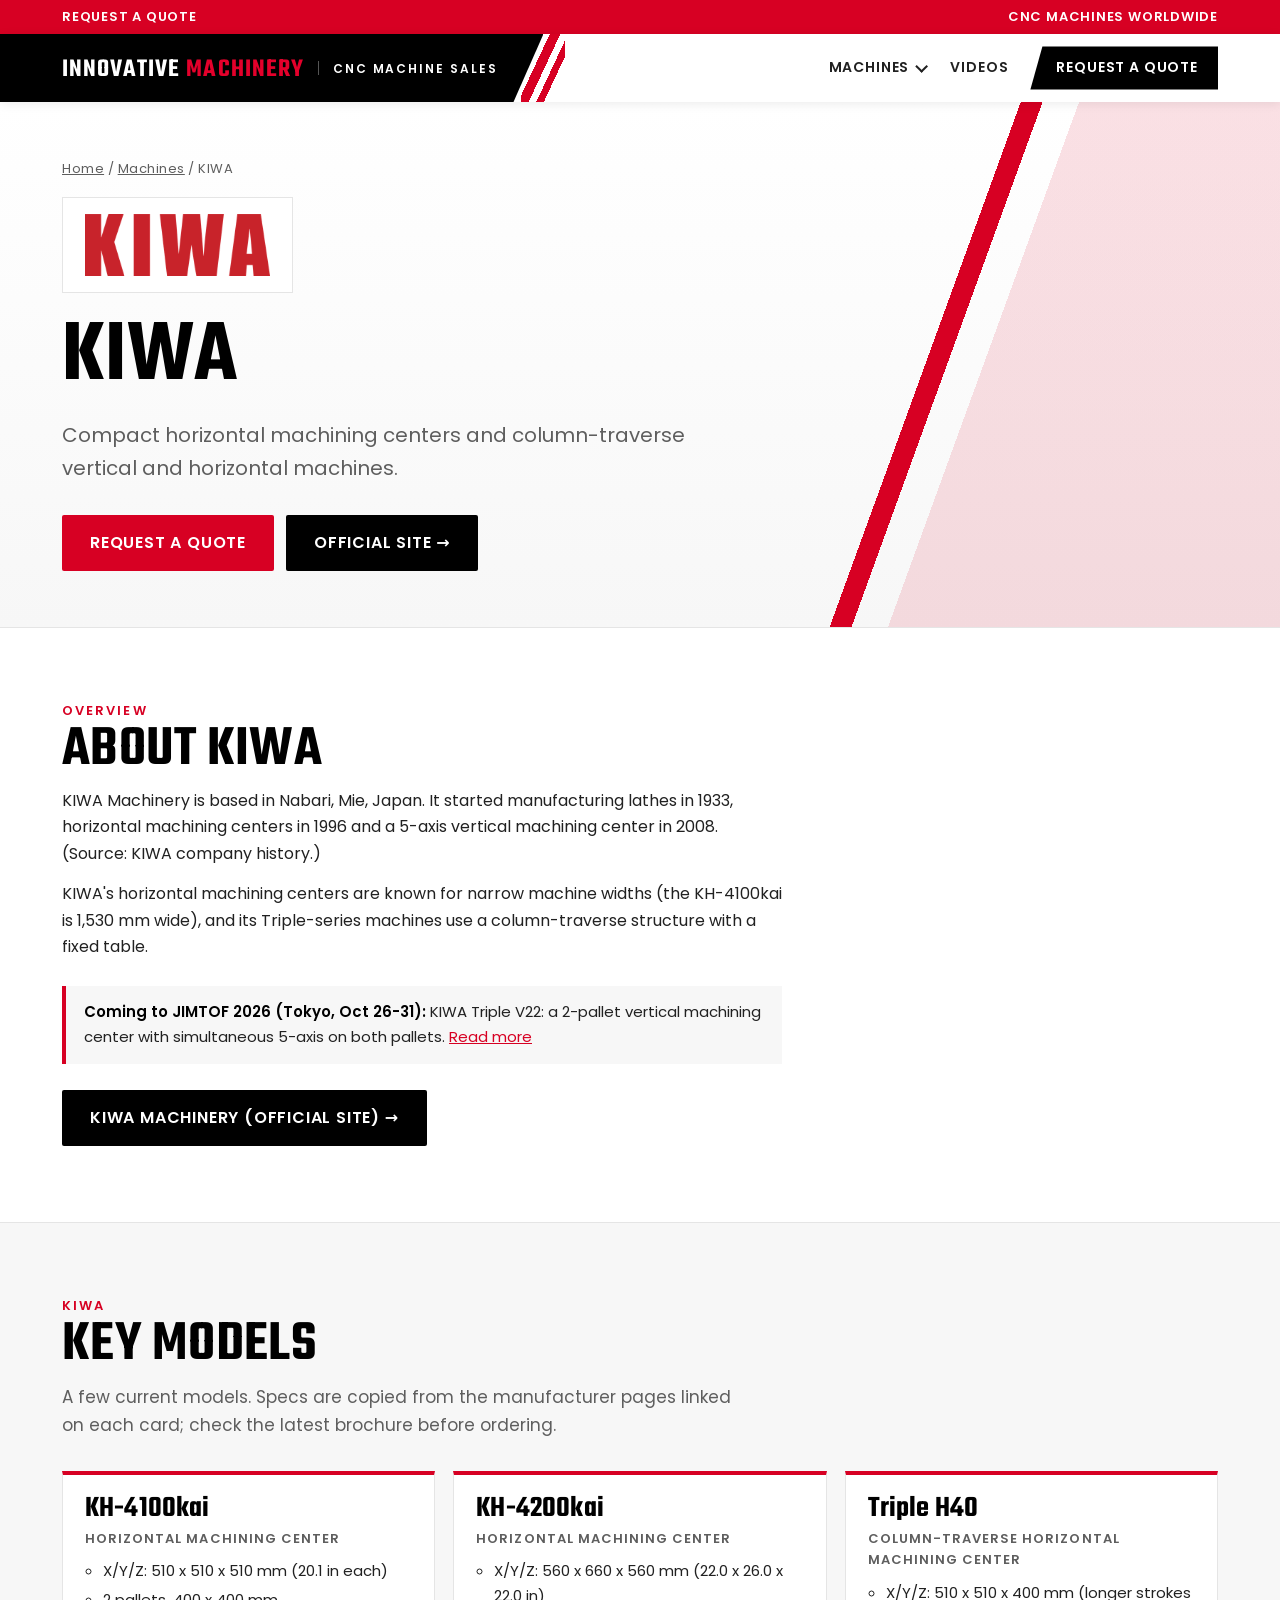
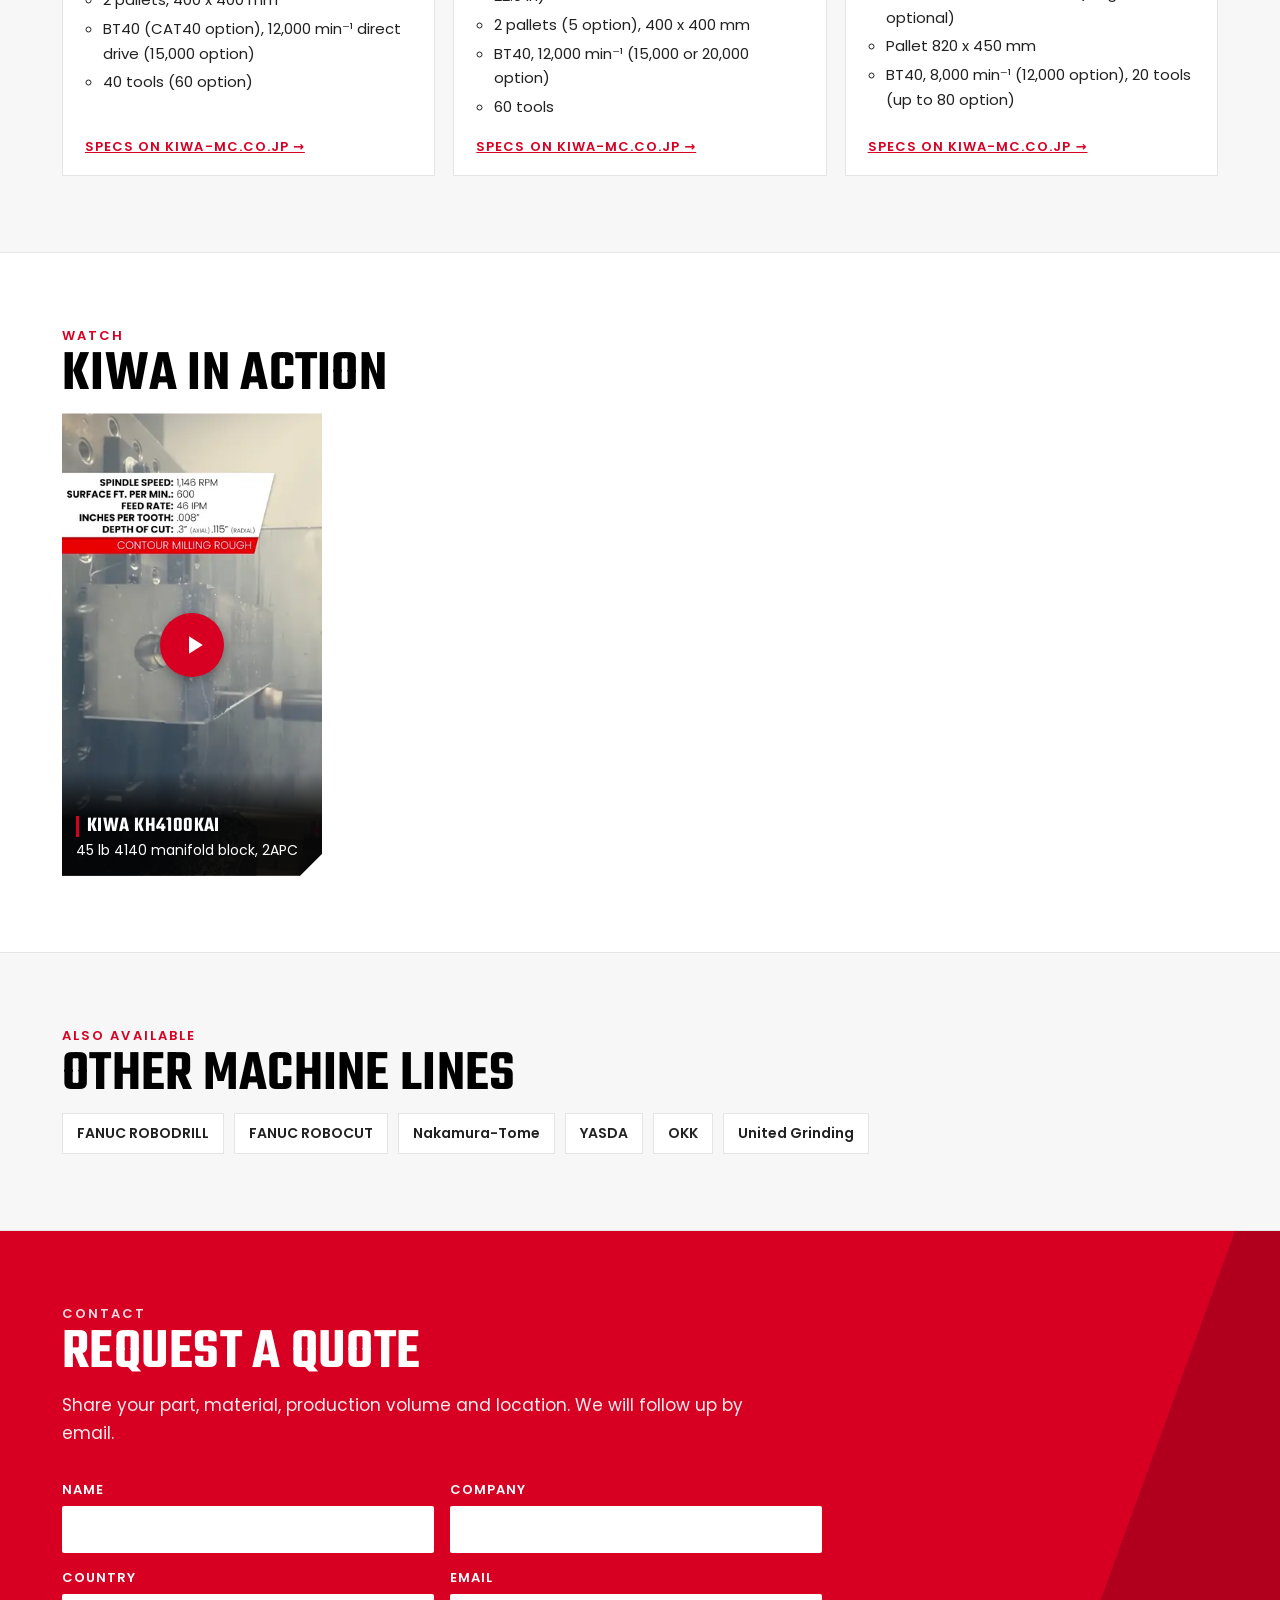
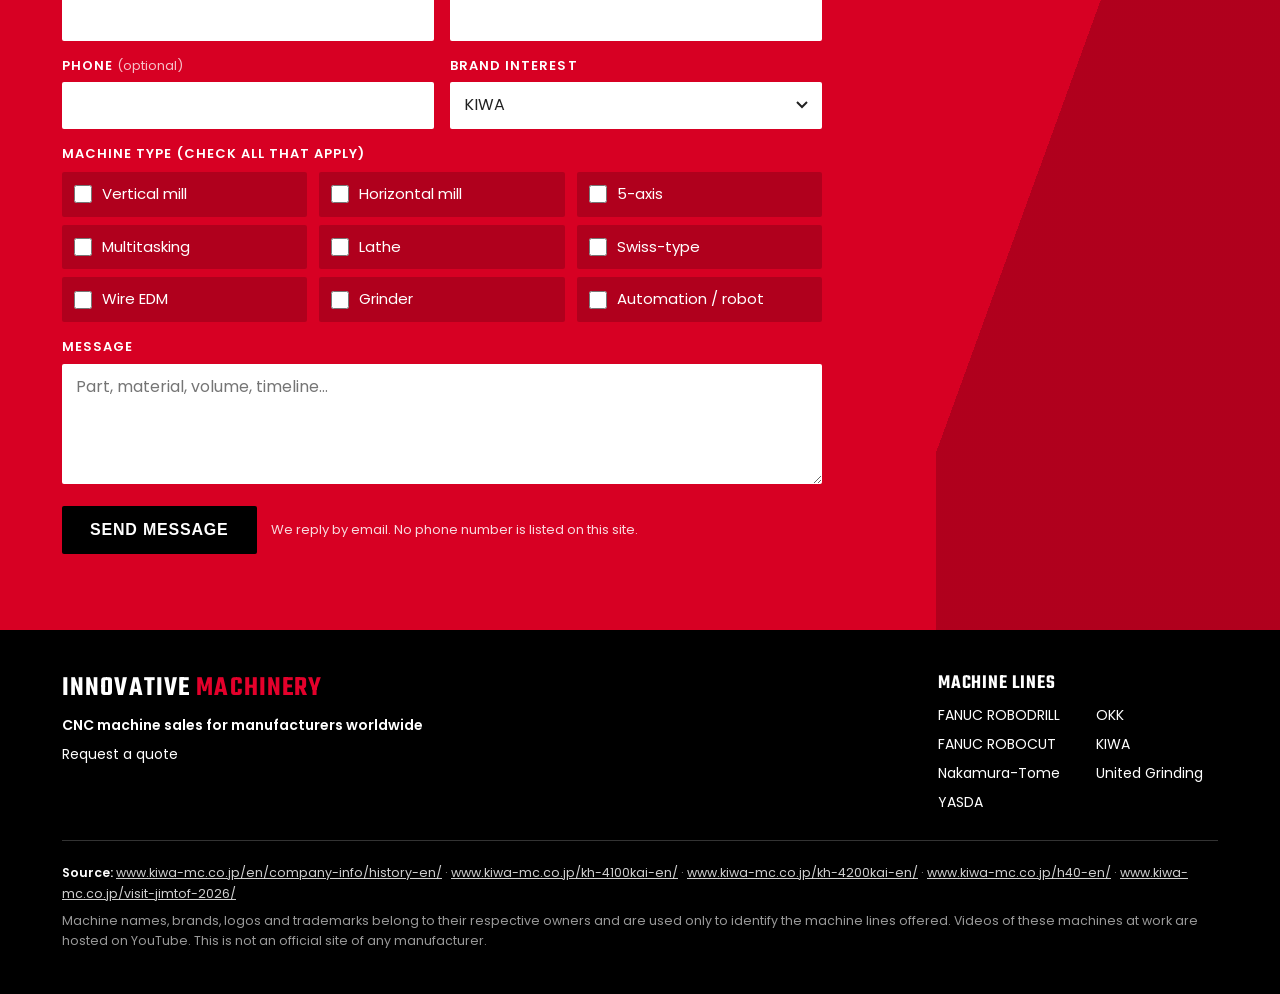
<file: machines/kiwa.html>
<!doctype html>
<html lang="en">
<head>
<meta charset="utf-8">
<meta name="viewport" content="width=device-width, initial-scale=1">
<title>KIWA Horizontal Machining Centers | Innovative Machinery</title>
<meta name="description" content="KIWA horizontal and 5-axis machining centers (KH-4100kai, KH4200kai, Triple H40). Innovative Machinery: CNC machines for manufacturers worldwide.">
<meta name="theme-color" content="#d70023">
<link rel="canonical" href="https://innovativemachinery.com/machines/kiwa.html">
<meta property="og:title" content="KIWA Horizontal Machining Centers | Innovative Machinery">
<meta property="og:description" content="KIWA horizontal and 5-axis machining centers (KH-4100kai, KH4200kai, Triple H40). Innovative Machinery: CNC machines for manufacturers worldwide.">
<meta property="og:url" content="https://innovativemachinery.com/machines/kiwa.html">
<meta property="og:type" content="website">
<meta property="og:site_name" content="Innovative Machinery">
<meta property="og:locale" content="en_US">
<meta property="og:image" content="https://innovativemachinery.com/assets/og-image.png">
<meta property="og:image:width" content="1200">
<meta property="og:image:height" content="630">
<meta property="og:image:alt" content="Innovative Machinery: CNC machine sales worldwide">
<meta name="twitter:card" content="summary_large_image">
<meta name="twitter:title" content="KIWA Horizontal Machining Centers | Innovative Machinery">
<meta name="twitter:description" content="KIWA horizontal and 5-axis machining centers (KH-4100kai, KH4200kai, Triple H40). Innovative Machinery: CNC machines for manufacturers worldwide.">
<meta name="twitter:image" content="https://innovativemachinery.com/assets/og-image.png">
<meta name="twitter:image:alt" content="Innovative Machinery: CNC machine sales worldwide">
<link rel="icon" href="../assets/favicon.svg" type="image/svg+xml">
<link rel="preload" href="../assets/fonts/teko.woff2" as="font" type="font/woff2" crossorigin>
<link rel="preload" href="../assets/fonts/poppins-400.woff2" as="font" type="font/woff2" crossorigin>
<link rel="stylesheet" href="../assets/style.css">
<script type="application/ld+json">{"@context":"https://schema.org","@graph":[{"@type":"WebPage","@id":"https://innovativemachinery.com/machines/kiwa.html","url":"https://innovativemachinery.com/machines/kiwa.html","name":"KIWA Horizontal Machining Centers | Innovative Machinery","description":"KIWA horizontal and 5-axis machining centers (KH-4100kai, KH4200kai, Triple H40). Innovative Machinery: CNC machines for manufacturers worldwide.","isPartOf":{"@id":"https://innovativemachinery.com/#website"},"about":{"@type":"Brand","name":"KIWA","logo":"https://innovativemachinery.com/assets/logos/kiwa.png","sameAs":"https://www.kiwa-mc.co.jp/en/"},"provider":{"@id":"https://innovativemachinery.com/#business"}},{"@type":"BreadcrumbList","itemListElement":[{"@type":"ListItem","position":1,"name":"Home","item":"https://innovativemachinery.com/"},{"@type":"ListItem","position":2,"name":"Machines","item":"https://innovativemachinery.com/#machines"},{"@type":"ListItem","position":3,"name":"KIWA","item":"https://innovativemachinery.com/machines/kiwa.html"}]},{"@type":"Organization","@id":"https://innovativemachinery.com/#business","name":"Innovative Machinery","description":"CNC machine sales worldwide: FANUC ROBODRILL, FANUC ROBOCUT, Nakamura-Tome, YASDA, OKK, KIWA and United Grinding.","url":"https://innovativemachinery.com/","image":"https://innovativemachinery.com/assets/og-image.png","areaServed":"Worldwide"},{"@type":"ItemList","name":"KIWA models","itemListElement":[{"@type":"ListItem","position":1,"item":{"@type":"Product","name":"KH-4100kai","category":"Horizontal machining center","brand":{"@type":"Brand","name":"KIWA"},"description":"X/Y/Z: 510 x 510 x 510 mm (20.1 in each); 2 pallets, 400 x 400 mm; BT40 (CAT40 option), 12,000 min⁻¹ direct drive (15,000 option); 40 tools (60 option)","url":"https://innovativemachinery.com/machines/kiwa.html#models"}},{"@type":"ListItem","position":2,"item":{"@type":"Product","name":"KH-4200kai","category":"Horizontal machining center","brand":{"@type":"Brand","name":"KIWA"},"description":"X/Y/Z: 560 x 660 x 560 mm (22.0 x 26.0 x 22.0 in); 2 pallets (5 option), 400 x 400 mm; BT40, 12,000 min⁻¹ (15,000 or 20,000 option); 60 tools","url":"https://innovativemachinery.com/machines/kiwa.html#models"}},{"@type":"ListItem","position":3,"item":{"@type":"Product","name":"Triple H40","category":"Column-traverse horizontal machining center","brand":{"@type":"Brand","name":"KIWA"},"description":"X/Y/Z: 510 x 510 x 400 mm (longer strokes optional); Pallet 820 x 450 mm; BT40, 8,000 min⁻¹ (12,000 option), 20 tools (up to 80 option)","url":"https://innovativemachinery.com/machines/kiwa.html#models"}}]}]}</script>
</head>
<body>
<a class="skip" href="#main">Skip to content</a>
<div class="util"><div class="wrap"><a href="../#contact">Request a quote</a><span class="u-tag" aria-hidden="true">CNC machines worldwide</span></div></div>
<header class="top">
  <div class="top-in">
    <a class="brand" href="../" aria-label="Innovative Machinery, home">
      <span class="brand-blk"><span class="wm">INNOVATIVE <b>MACHINERY</b></span><span class="wm-sub">CNC MACHINE SALES</span></span>
      <span class="slash" aria-hidden="true"></span>
    </a>
    <nav aria-label="Main">
      <details class="dd">
        <summary>Machines</summary>
        <div class="dd-menu">
          <a href="../#machines">All machine lines</a>
          <a href="../machines/fanuc-robodrill.html">FANUC ROBODRILL</a>
          <a href="../machines/fanuc-robocut.html">FANUC ROBOCUT</a>
          <a href="../machines/nakamura-tome.html">Nakamura-Tome</a>
          <a href="../machines/yasda.html">YASDA</a>
          <a href="../machines/okk.html">OKK</a>
          <a href="../machines/kiwa.html">KIWA</a>
          <a href="../machines/united-grinding.html">United Grinding</a>
        </div>
      </details>
      <a class="hide-m" href="../#videos">Videos</a>
      <a class="cta" href="../#contact"><span class="cta-l">Request a Quote</span><span class="cta-s">Contact</span></a>
    </nav>
  </div>
</header>

<main id="main">
<section class="hero m-hero" id="top">
  <div class="wrap">
    <p class="crumbs"><a href="../">Home</a> / <a href="../#machines">Machines</a> / <span aria-current="page">KIWA</span></p>
    <div class="m-logo"><img src="../assets/logos/kiwa.png" alt="KIWA logo" width="520" height="174"></div>
    <h1>KIWA</h1>
    <p class="lead">Compact horizontal machining centers and column-traverse vertical and horizontal machines.</p>
    <div class="btns">
      <a class="btn btn-r" href="#contact">Request a Quote</a>
      <a class="btn btn-k" href="https://www.kiwa-mc.co.jp/en/" target="_blank" rel="noopener">Official site &rarr;</a>
    </div>
  </div>
</section>

<section class="sec" id="overview">
  <div class="wrap">
    <span class="kick">Overview</span>
    <h2>About KIWA</h2>
    <div class="prose">
      <p>KIWA Machinery is based in Nabari, Mie, Japan. It started manufacturing lathes in 1933, horizontal machining centers in 1996 and a 5-axis vertical machining center in 2008. (Source: KIWA company history.)</p>
      <p>KIWA&#x27;s horizontal machining centers are known for narrow machine widths (the KH-4100kai is 1,530 mm wide), and its Triple-series machines use a column-traverse structure with a fixed table.</p>
    </div>
    <p class="note"><b>Coming to JIMTOF 2026 (Tokyo, Oct 26-31):</b> KIWA Triple V22: a 2-pallet vertical machining center with simultaneous 5-axis on both pallets. <a href="https://www.kiwa-mc.co.jp/visit-jimtof-2026/" target="_blank" rel="noopener">Read more</a></p>
    <div class="links" style="margin-top:26px">
      <a class="btn btn-k" href="https://www.kiwa-mc.co.jp/en/" target="_blank" rel="noopener">KIWA Machinery (official site) &rarr;</a>
    </div>
  </div>
</section>

<section class="sec sec-alt" id="models">
  <div class="wrap">
    <span class="kick">KIWA</span>
    <h2>Key models</h2>
    <p class="sub">A few current models. Specs are copied from the manufacturer pages linked on each card; check the latest brochure before ordering.</p>
    <ul class="models">
      <li class="model"><h3>KH-4100kai</h3><p class="type">Horizontal machining center</p><ul><li>X/Y/Z: 510 x 510 x 510 mm (20.1 in each)</li><li>2 pallets, 400 x 400 mm</li><li>BT40 (CAT40 option), 12,000 min⁻¹ direct drive (15,000 option)</li><li>40 tools (60 option)</li></ul><a href="https://www.kiwa-mc.co.jp/kh-4100kai-en/" target="_blank" rel="noopener">Specs on kiwa-mc.co.jp &rarr;</a></li>
      <li class="model"><h3>KH-4200kai</h3><p class="type">Horizontal machining center</p><ul><li>X/Y/Z: 560 x 660 x 560 mm (22.0 x 26.0 x 22.0 in)</li><li>2 pallets (5 option), 400 x 400 mm</li><li>BT40, 12,000 min⁻¹ (15,000 or 20,000 option)</li><li>60 tools</li></ul><a href="https://www.kiwa-mc.co.jp/kh-4200kai-en/" target="_blank" rel="noopener">Specs on kiwa-mc.co.jp &rarr;</a></li>
      <li class="model"><h3>Triple H40</h3><p class="type">Column-traverse horizontal machining center</p><ul><li>X/Y/Z: 510 x 510 x 400 mm (longer strokes optional)</li><li>Pallet 820 x 450 mm</li><li>BT40, 8,000 min⁻¹ (12,000 option), 20 tools (up to 80 option)</li></ul><a href="https://www.kiwa-mc.co.jp/h40-en/" target="_blank" rel="noopener">Specs on kiwa-mc.co.jp &rarr;</a></li>
    </ul>
  </div>
</section>

<section class="sec" id="videos">
  <div class="wrap">
    <span class="kick">Watch</span>
    <h2>KIWA in action</h2>
    <ul class="vids few">
      <li><a class="vid" href="https://www.youtube.com/shorts/Ab0NWHkHA1E" target="_blank" rel="noopener"><img src="../assets/thumbs/Ab0NWHkHA1E.webp" alt="Video: KIWA KH4100kai milling a 4140 manifold block (YouTube Short)" width="360" height="640" decoding="async"><span class="vid-t"><b>KIWA KH4100kai</b>45 lb 4140 manifold block, 2APC</span></a></li>
    </ul>
  </div>
</section>

<section class="sec sec-alt">
  <div class="wrap">
    <span class="kick">Also available</span>
    <h2>Other machine lines</h2>
    <ul class="other">
      <li><a href="fanuc-robodrill.html">FANUC ROBODRILL</a></li>
      <li><a href="fanuc-robocut.html">FANUC ROBOCUT</a></li>
      <li><a href="nakamura-tome.html">Nakamura-Tome</a></li>
      <li><a href="yasda.html">YASDA</a></li>
      <li><a href="okk.html">OKK</a></li>
      <li><a href="united-grinding.html">United Grinding</a></li>
    </ul>
  </div>
</section>

<section class="sec band" id="contact">
  <div class="wrap">
    <span class="kick">Contact</span>
    <h2>Request a Quote</h2>
    <p class="sub">Share your part, material, production volume and location. We will follow up by email.</p>
    <div class="thanks" id="thanks" tabindex="-1">
      <strong>Thanks.</strong> Your message was sent. We will reply by email.
    </div>
    <form class="form" action="https://formsubmit.co/josh@floridacnc.com" method="POST">
      <input type="hidden" name="_subject" value="innovativemachinery.com lead">
      <input type="hidden" name="_template" value="table">
      <input type="hidden" name="_captcha" value="false">
      <input type="hidden" name="_next" value="https://innovativemachinery.com/#thanks">
      <input type="text" name="_honey" class="hp" tabindex="-1" autocomplete="off" aria-hidden="true">
      <div>
        <label for="name">Name</label>
        <input id="name" name="name" type="text" required autocomplete="name">
      </div>
      <div>
        <label for="company">Company</label>
        <input id="company" name="company" type="text" required autocomplete="organization">
      </div>
      <div>
        <label for="country">Country</label>
        <input id="country" name="country" type="text" required autocomplete="country-name">
      </div>
      <div>
        <label for="email">Email</label>
        <input id="email" name="email" type="email" required autocomplete="email">
      </div>
      <div>
        <label for="phone">Phone <span class="opt">(optional)</span></label>
        <input id="phone" name="phone" type="tel" autocomplete="tel">
      </div>
      <div>
        <label for="brand_interest">Brand interest</label>
        <select id="brand_interest" name="brand_interest" required>
          <option value="">Select a brand</option>
          <option value="FANUC ROBODRILL">FANUC ROBODRILL</option>
          <option value="FANUC ROBOCUT">FANUC ROBOCUT</option>
          <option value="Nakamura-Tome">Nakamura-Tome</option>
          <option value="YASDA">YASDA</option>
          <option value="OKK">OKK</option>
          <option value="KIWA" selected>KIWA</option>
          <option value="United Grinding">United Grinding</option>
          <option value="Not sure">Not sure</option>
        </select>
      </div>
      <fieldset class="full checks">
        <legend>Machine type <span class="opt">(check all that apply)</span></legend>
        <div class="chk-grid">
          <label class="chk"><input type="checkbox" name="machine_type[]" value="Vertical mill"> Vertical mill</label>
          <label class="chk"><input type="checkbox" name="machine_type[]" value="Horizontal mill"> Horizontal mill</label>
          <label class="chk"><input type="checkbox" name="machine_type[]" value="5-axis"> 5-axis</label>
          <label class="chk"><input type="checkbox" name="machine_type[]" value="Multitasking"> Multitasking</label>
          <label class="chk"><input type="checkbox" name="machine_type[]" value="Lathe"> Lathe</label>
          <label class="chk"><input type="checkbox" name="machine_type[]" value="Swiss-type"> Swiss-type</label>
          <label class="chk"><input type="checkbox" name="machine_type[]" value="Wire EDM"> Wire EDM</label>
          <label class="chk"><input type="checkbox" name="machine_type[]" value="Grinder"> Grinder</label>
          <label class="chk"><input type="checkbox" name="machine_type[]" value="Automation / robot"> Automation / robot</label>
        </div>
      </fieldset>
      <div class="full">
        <label for="message">Message</label>
        <textarea id="message" name="message" required placeholder="Part, material, volume, timeline…"></textarea>
      </div>
      <div class="full actions">
        <button class="btn btn-k" type="submit">Send message</button>
        <p class="hint">We reply by email. No phone number is listed on this site.</p>
      </div>
    </form>
  </div>
</section>
</main>

<footer class="foot">
  <div class="wrap">
    <div class="foot-top">
      <div>
        <p class="foot-wm">INNOVATIVE <b>MACHINERY</b></p>
        <p><strong>CNC machine sales for manufacturers worldwide</strong></p>
        <p><a href="../#contact">Request a quote</a></p>
      </div>
      <div>
        <p class="foot-h">Machine lines</p>
        <ul class="foot-lines">
          <li><a href="../machines/fanuc-robodrill.html">FANUC ROBODRILL</a></li>
          <li><a href="../machines/fanuc-robocut.html">FANUC ROBOCUT</a></li>
          <li><a href="../machines/nakamura-tome.html">Nakamura-Tome</a></li>
          <li><a href="../machines/yasda.html">YASDA</a></li>
          <li><a href="../machines/okk.html">OKK</a></li>
          <li><a href="../machines/kiwa.html">KIWA</a></li>
          <li><a href="../machines/united-grinding.html">United Grinding</a></li>
        </ul>
      </div>
    </div>
    <p class="src"><strong>Source:</strong> <a href="https://www.kiwa-mc.co.jp/en/company-info/history-en/" rel="noopener">www.kiwa-mc.co.jp/en/company-info/history-en/</a> &middot; <a href="https://www.kiwa-mc.co.jp/kh-4100kai-en/" rel="noopener">www.kiwa-mc.co.jp/kh-4100kai-en/</a> &middot; <a href="https://www.kiwa-mc.co.jp/kh-4200kai-en/" rel="noopener">www.kiwa-mc.co.jp/kh-4200kai-en/</a> &middot; <a href="https://www.kiwa-mc.co.jp/h40-en/" rel="noopener">www.kiwa-mc.co.jp/h40-en/</a> &middot; <a href="https://www.kiwa-mc.co.jp/visit-jimtof-2026/" rel="noopener">www.kiwa-mc.co.jp/visit-jimtof-2026/</a></p>
    <p class="fine">Machine names, brands, logos and trademarks belong to their respective owners and are used only to identify the machine lines offered. Videos of these machines at work are hosted on YouTube. This is not an official site of any manufacturer.</p>
  </div>
</footer>
</body>
</html>
</file>
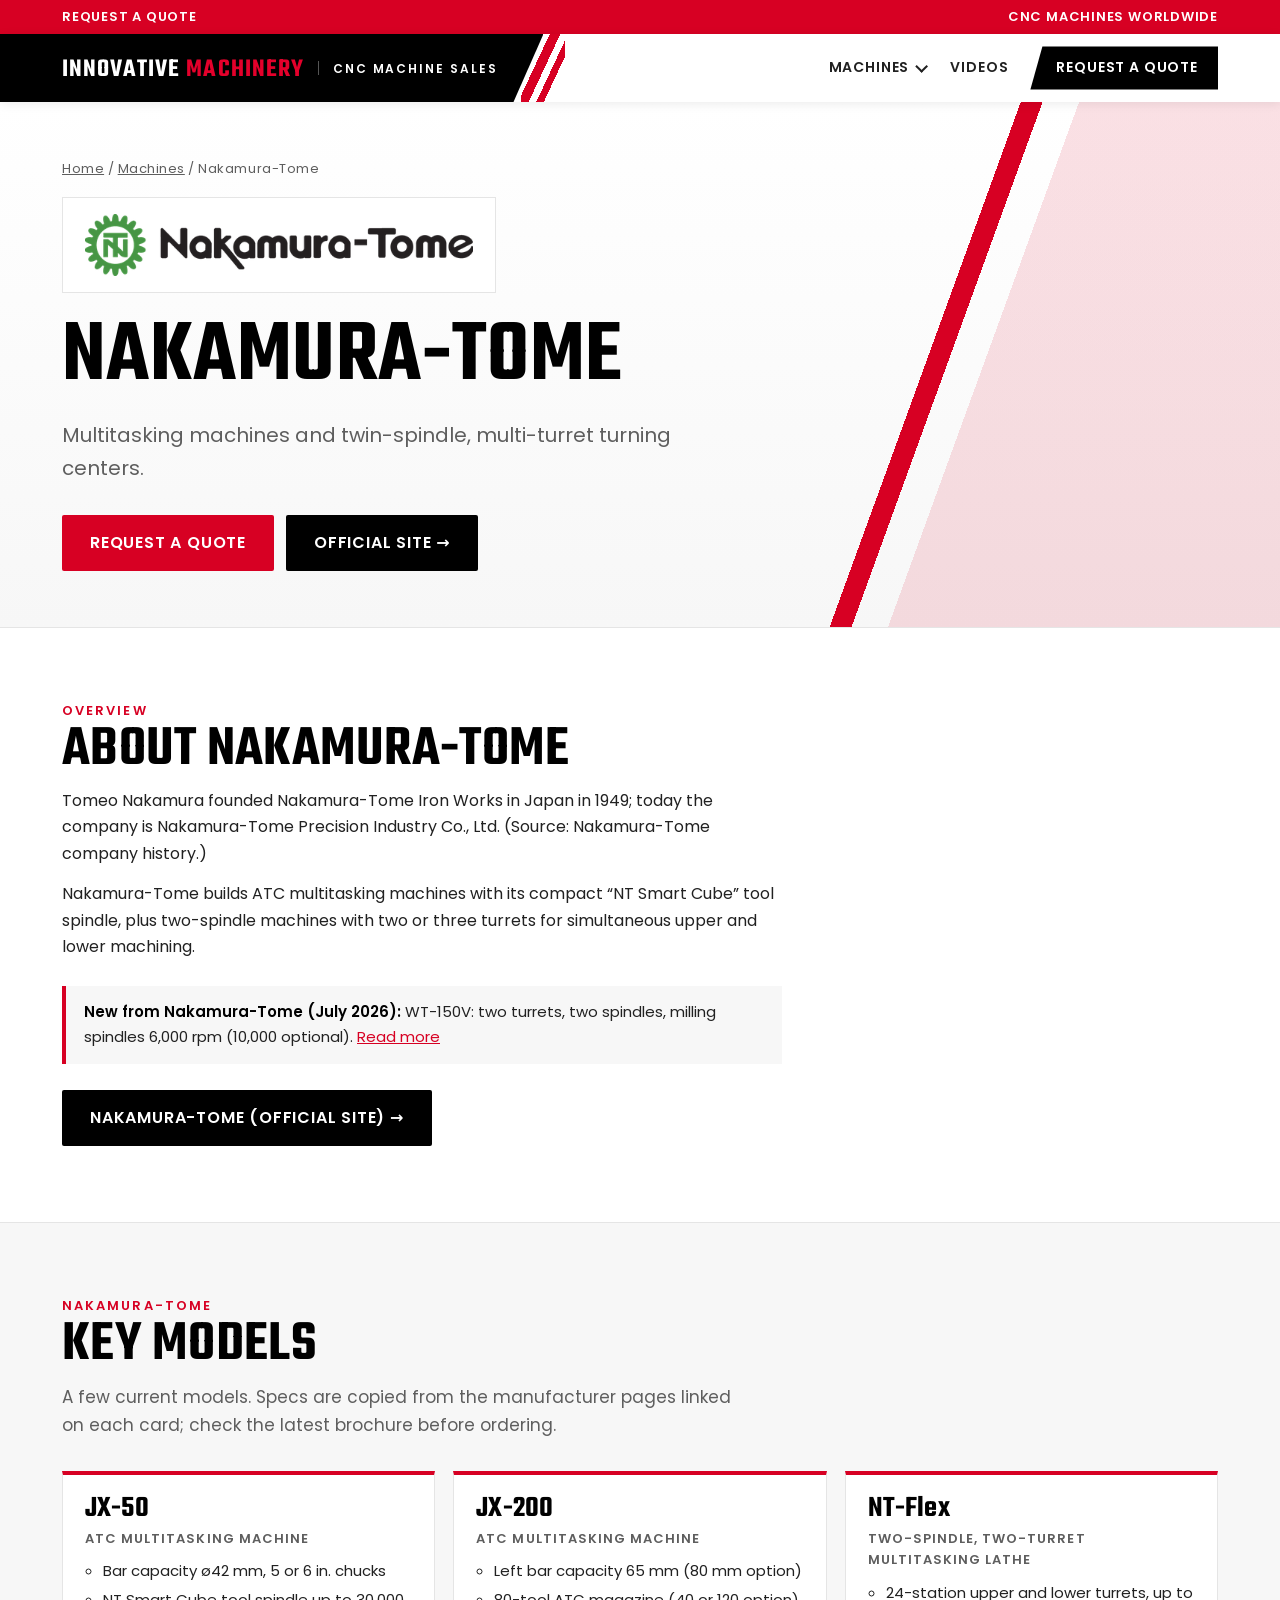
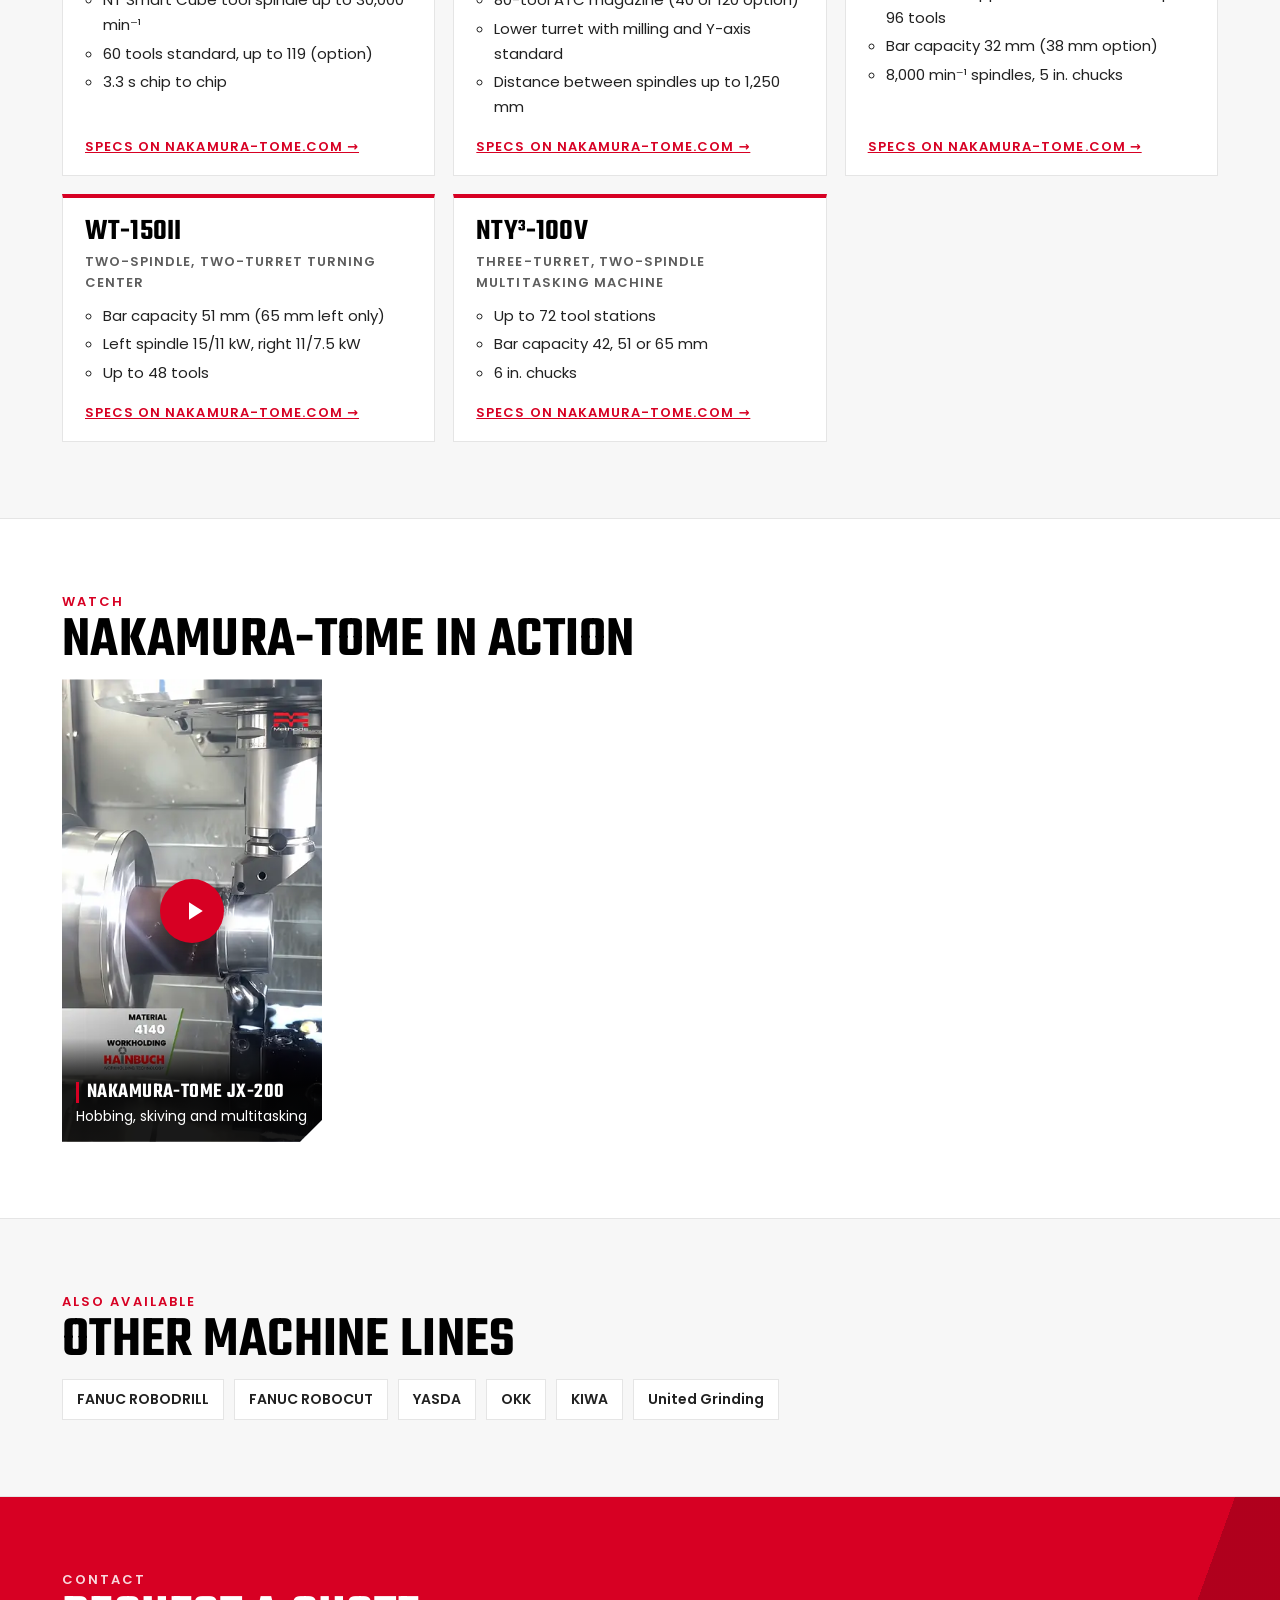
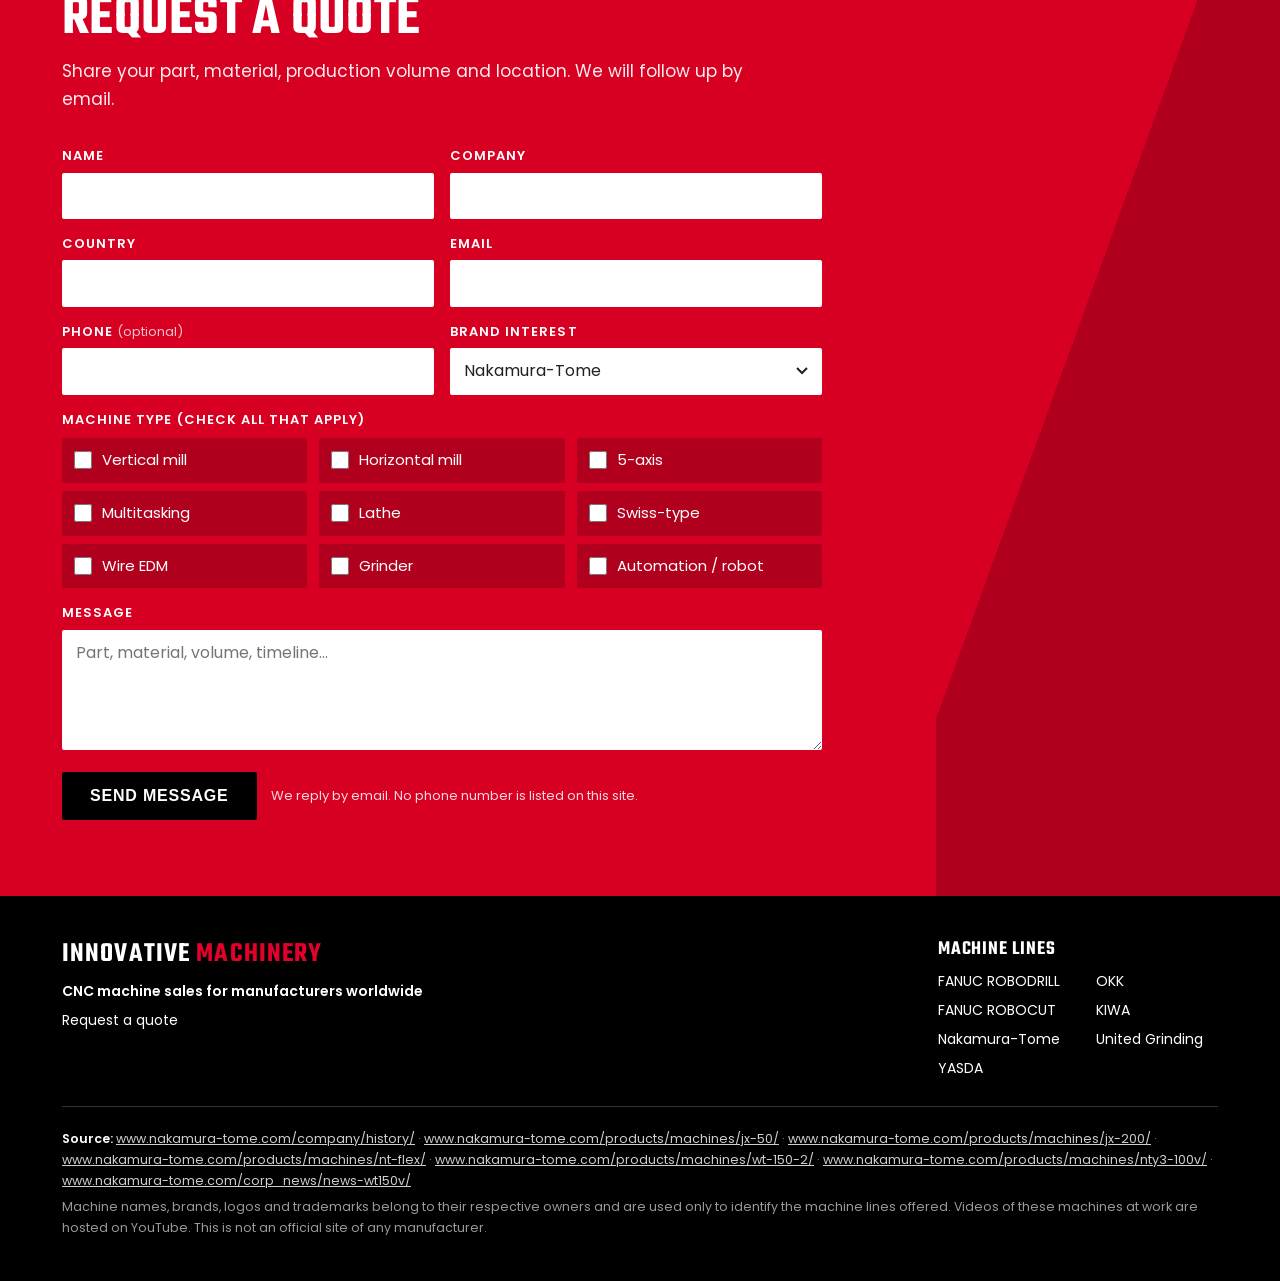
<file: machines/nakamura-tome.html>
<!doctype html>
<html lang="en">
<head>
<meta charset="utf-8">
<meta name="viewport" content="width=device-width, initial-scale=1">
<title>Nakamura-Tome Multitasking Machines | Innovative Machinery</title>
<meta name="description" content="Nakamura-Tome multitasking machines and turning centers (JX-50, JX-200, NT-Flex, WT-150II, NTY3-100V). Innovative Machinery: CNC machines for manufacturers worldwide.">
<meta name="theme-color" content="#d70023">
<link rel="canonical" href="https://innovativemachinery.com/machines/nakamura-tome.html">
<meta property="og:title" content="Nakamura-Tome Multitasking Machines | Innovative Machinery">
<meta property="og:description" content="Nakamura-Tome multitasking machines and turning centers (JX-50, JX-200, NT-Flex, WT-150II, NTY3-100V). Innovative Machinery: CNC machines for manufacturers worldwide.">
<meta property="og:url" content="https://innovativemachinery.com/machines/nakamura-tome.html">
<meta property="og:type" content="website">
<meta property="og:site_name" content="Innovative Machinery">
<meta property="og:locale" content="en_US">
<meta property="og:image" content="https://innovativemachinery.com/assets/og-image.png">
<meta property="og:image:width" content="1200">
<meta property="og:image:height" content="630">
<meta property="og:image:alt" content="Innovative Machinery: CNC machine sales worldwide">
<meta name="twitter:card" content="summary_large_image">
<meta name="twitter:title" content="Nakamura-Tome Multitasking Machines | Innovative Machinery">
<meta name="twitter:description" content="Nakamura-Tome multitasking machines and turning centers (JX-50, JX-200, NT-Flex, WT-150II, NTY3-100V). Innovative Machinery: CNC machines for manufacturers worldwide.">
<meta name="twitter:image" content="https://innovativemachinery.com/assets/og-image.png">
<meta name="twitter:image:alt" content="Innovative Machinery: CNC machine sales worldwide">
<link rel="icon" href="../assets/favicon.svg" type="image/svg+xml">
<link rel="preload" href="../assets/fonts/teko.woff2" as="font" type="font/woff2" crossorigin>
<link rel="preload" href="../assets/fonts/poppins-400.woff2" as="font" type="font/woff2" crossorigin>
<link rel="stylesheet" href="../assets/style.css">
<script type="application/ld+json">{"@context":"https://schema.org","@graph":[{"@type":"WebPage","@id":"https://innovativemachinery.com/machines/nakamura-tome.html","url":"https://innovativemachinery.com/machines/nakamura-tome.html","name":"Nakamura-Tome Multitasking Machines | Innovative Machinery","description":"Nakamura-Tome multitasking machines and turning centers (JX-50, JX-200, NT-Flex, WT-150II, NTY3-100V). Innovative Machinery: CNC machines for manufacturers worldwide.","isPartOf":{"@id":"https://innovativemachinery.com/#website"},"about":{"@type":"Brand","name":"Nakamura-Tome","logo":"https://innovativemachinery.com/assets/logos/nakamura-tome.png","sameAs":"https://www.nakamura-tome.com/"},"provider":{"@id":"https://innovativemachinery.com/#business"}},{"@type":"BreadcrumbList","itemListElement":[{"@type":"ListItem","position":1,"name":"Home","item":"https://innovativemachinery.com/"},{"@type":"ListItem","position":2,"name":"Machines","item":"https://innovativemachinery.com/#machines"},{"@type":"ListItem","position":3,"name":"Nakamura-Tome","item":"https://innovativemachinery.com/machines/nakamura-tome.html"}]},{"@type":"Organization","@id":"https://innovativemachinery.com/#business","name":"Innovative Machinery","description":"CNC machine sales worldwide: FANUC ROBODRILL, FANUC ROBOCUT, Nakamura-Tome, YASDA, OKK, KIWA and United Grinding.","url":"https://innovativemachinery.com/","image":"https://innovativemachinery.com/assets/og-image.png","areaServed":"Worldwide"},{"@type":"ItemList","name":"Nakamura-Tome models","itemListElement":[{"@type":"ListItem","position":1,"item":{"@type":"Product","name":"JX-50","category":"ATC multitasking machine","brand":{"@type":"Brand","name":"Nakamura-Tome"},"description":"Bar capacity ø42 mm, 5 or 6 in. chucks; NT Smart Cube tool spindle up to 30,000 min⁻¹; 60 tools standard, up to 119 (option); 3.3 s chip to chip","url":"https://innovativemachinery.com/machines/nakamura-tome.html#models"}},{"@type":"ListItem","position":2,"item":{"@type":"Product","name":"JX-200","category":"ATC multitasking machine","brand":{"@type":"Brand","name":"Nakamura-Tome"},"description":"Left bar capacity 65 mm (80 mm option); 80-tool ATC magazine (40 or 120 option); Lower turret with milling and Y-axis standard; Distance between spindles up to 1,250 mm","url":"https://innovativemachinery.com/machines/nakamura-tome.html#models"}},{"@type":"ListItem","position":3,"item":{"@type":"Product","name":"NT-Flex","category":"Two-spindle, two-turret multitasking lathe","brand":{"@type":"Brand","name":"Nakamura-Tome"},"description":"24-station upper and lower turrets, up to 96 tools; Bar capacity 32 mm (38 mm option); 8,000 min⁻¹ spindles, 5 in. chucks","url":"https://innovativemachinery.com/machines/nakamura-tome.html#models"}},{"@type":"ListItem","position":4,"item":{"@type":"Product","name":"WT-150II","category":"Two-spindle, two-turret turning center","brand":{"@type":"Brand","name":"Nakamura-Tome"},"description":"Bar capacity 51 mm (65 mm left only); Left spindle 15/11 kW, right 11/7.5 kW; Up to 48 tools","url":"https://innovativemachinery.com/machines/nakamura-tome.html#models"}},{"@type":"ListItem","position":5,"item":{"@type":"Product","name":"NTY³-100V","category":"Three-turret, two-spindle multitasking machine","brand":{"@type":"Brand","name":"Nakamura-Tome"},"description":"Up to 72 tool stations; Bar capacity 42, 51 or 65 mm; 6 in. chucks","url":"https://innovativemachinery.com/machines/nakamura-tome.html#models"}}]}]}</script>
</head>
<body>
<a class="skip" href="#main">Skip to content</a>
<div class="util"><div class="wrap"><a href="../#contact">Request a quote</a><span class="u-tag" aria-hidden="true">CNC machines worldwide</span></div></div>
<header class="top">
  <div class="top-in">
    <a class="brand" href="../" aria-label="Innovative Machinery, home">
      <span class="brand-blk"><span class="wm">INNOVATIVE <b>MACHINERY</b></span><span class="wm-sub">CNC MACHINE SALES</span></span>
      <span class="slash" aria-hidden="true"></span>
    </a>
    <nav aria-label="Main">
      <details class="dd">
        <summary>Machines</summary>
        <div class="dd-menu">
          <a href="../#machines">All machine lines</a>
          <a href="../machines/fanuc-robodrill.html">FANUC ROBODRILL</a>
          <a href="../machines/fanuc-robocut.html">FANUC ROBOCUT</a>
          <a href="../machines/nakamura-tome.html">Nakamura-Tome</a>
          <a href="../machines/yasda.html">YASDA</a>
          <a href="../machines/okk.html">OKK</a>
          <a href="../machines/kiwa.html">KIWA</a>
          <a href="../machines/united-grinding.html">United Grinding</a>
        </div>
      </details>
      <a class="hide-m" href="../#videos">Videos</a>
      <a class="cta" href="../#contact"><span class="cta-l">Request a Quote</span><span class="cta-s">Contact</span></a>
    </nav>
  </div>
</header>

<main id="main">
<section class="hero m-hero" id="top">
  <div class="wrap">
    <p class="crumbs"><a href="../">Home</a> / <a href="../#machines">Machines</a> / <span aria-current="page">Nakamura-Tome</span></p>
    <div class="m-logo md"><img src="../assets/logos/nakamura-tome.png" alt="Nakamura-Tome logo" width="520" height="83"></div>
    <h1>Nakamura-Tome</h1>
    <p class="lead">Multitasking machines and twin-spindle, multi-turret turning centers.</p>
    <div class="btns">
      <a class="btn btn-r" href="#contact">Request a Quote</a>
      <a class="btn btn-k" href="https://www.nakamura-tome.com/" target="_blank" rel="noopener">Official site &rarr;</a>
    </div>
  </div>
</section>

<section class="sec" id="overview">
  <div class="wrap">
    <span class="kick">Overview</span>
    <h2>About Nakamura-Tome</h2>
    <div class="prose">
      <p>Tomeo Nakamura founded Nakamura-Tome Iron Works in Japan in 1949; today the company is Nakamura-Tome Precision Industry Co., Ltd. (Source: Nakamura-Tome company history.)</p>
      <p>Nakamura-Tome builds ATC multitasking machines with its compact “NT Smart Cube” tool spindle, plus two-spindle machines with two or three turrets for simultaneous upper and lower machining.</p>
    </div>
    <p class="note"><b>New from Nakamura-Tome (July 2026):</b> WT-150V: two turrets, two spindles, milling spindles 6,000 rpm (10,000 optional). <a href="https://www.nakamura-tome.com/corp_news/news-wt150v/" target="_blank" rel="noopener">Read more</a></p>
    <div class="links" style="margin-top:26px">
      <a class="btn btn-k" href="https://www.nakamura-tome.com/" target="_blank" rel="noopener">Nakamura-Tome (official site) &rarr;</a>
    </div>
  </div>
</section>

<section class="sec sec-alt" id="models">
  <div class="wrap">
    <span class="kick">Nakamura-Tome</span>
    <h2>Key models</h2>
    <p class="sub">A few current models. Specs are copied from the manufacturer pages linked on each card; check the latest brochure before ordering.</p>
    <ul class="models">
      <li class="model"><h3>JX-50</h3><p class="type">ATC multitasking machine</p><ul><li>Bar capacity ø42 mm, 5 or 6 in. chucks</li><li>NT Smart Cube tool spindle up to 30,000 min⁻¹</li><li>60 tools standard, up to 119 (option)</li><li>3.3 s chip to chip</li></ul><a href="https://www.nakamura-tome.com/products/machines/jx-50/" target="_blank" rel="noopener">Specs on nakamura-tome.com &rarr;</a></li>
      <li class="model"><h3>JX-200</h3><p class="type">ATC multitasking machine</p><ul><li>Left bar capacity 65 mm (80 mm option)</li><li>80-tool ATC magazine (40 or 120 option)</li><li>Lower turret with milling and Y-axis standard</li><li>Distance between spindles up to 1,250 mm</li></ul><a href="https://www.nakamura-tome.com/products/machines/jx-200/" target="_blank" rel="noopener">Specs on nakamura-tome.com &rarr;</a></li>
      <li class="model"><h3>NT-Flex</h3><p class="type">Two-spindle, two-turret multitasking lathe</p><ul><li>24-station upper and lower turrets, up to 96 tools</li><li>Bar capacity 32 mm (38 mm option)</li><li>8,000 min⁻¹ spindles, 5 in. chucks</li></ul><a href="https://www.nakamura-tome.com/products/machines/nt-flex/" target="_blank" rel="noopener">Specs on nakamura-tome.com &rarr;</a></li>
      <li class="model"><h3>WT-150II</h3><p class="type">Two-spindle, two-turret turning center</p><ul><li>Bar capacity 51 mm (65 mm left only)</li><li>Left spindle 15/11 kW, right 11/7.5 kW</li><li>Up to 48 tools</li></ul><a href="https://www.nakamura-tome.com/products/machines/wt-150-2/" target="_blank" rel="noopener">Specs on nakamura-tome.com &rarr;</a></li>
      <li class="model"><h3>NTY³-100V</h3><p class="type">Three-turret, two-spindle multitasking machine</p><ul><li>Up to 72 tool stations</li><li>Bar capacity 42, 51 or 65 mm</li><li>6 in. chucks</li></ul><a href="https://www.nakamura-tome.com/products/machines/nty3-100v/" target="_blank" rel="noopener">Specs on nakamura-tome.com &rarr;</a></li>
    </ul>
  </div>
</section>

<section class="sec" id="videos">
  <div class="wrap">
    <span class="kick">Watch</span>
    <h2>Nakamura-Tome in action</h2>
    <ul class="vids few">
      <li><a class="vid" href="https://www.youtube.com/shorts/fkLqNPFnZfw" target="_blank" rel="noopener"><img src="../assets/thumbs/fkLqNPFnZfw.webp" alt="Video: Nakamura-Tome JX-200 mill-turn (YouTube Short)" width="360" height="640" decoding="async"><span class="vid-t"><b>Nakamura-Tome JX-200</b>Hobbing, skiving and multitasking</span></a></li>
    </ul>
  </div>
</section>

<section class="sec sec-alt">
  <div class="wrap">
    <span class="kick">Also available</span>
    <h2>Other machine lines</h2>
    <ul class="other">
      <li><a href="fanuc-robodrill.html">FANUC ROBODRILL</a></li>
      <li><a href="fanuc-robocut.html">FANUC ROBOCUT</a></li>
      <li><a href="yasda.html">YASDA</a></li>
      <li><a href="okk.html">OKK</a></li>
      <li><a href="kiwa.html">KIWA</a></li>
      <li><a href="united-grinding.html">United Grinding</a></li>
    </ul>
  </div>
</section>

<section class="sec band" id="contact">
  <div class="wrap">
    <span class="kick">Contact</span>
    <h2>Request a Quote</h2>
    <p class="sub">Share your part, material, production volume and location. We will follow up by email.</p>
    <div class="thanks" id="thanks" tabindex="-1">
      <strong>Thanks.</strong> Your message was sent. We will reply by email.
    </div>
    <form class="form" action="https://formsubmit.co/josh@floridacnc.com" method="POST">
      <input type="hidden" name="_subject" value="innovativemachinery.com lead">
      <input type="hidden" name="_template" value="table">
      <input type="hidden" name="_captcha" value="false">
      <input type="hidden" name="_next" value="https://innovativemachinery.com/#thanks">
      <input type="text" name="_honey" class="hp" tabindex="-1" autocomplete="off" aria-hidden="true">
      <div>
        <label for="name">Name</label>
        <input id="name" name="name" type="text" required autocomplete="name">
      </div>
      <div>
        <label for="company">Company</label>
        <input id="company" name="company" type="text" required autocomplete="organization">
      </div>
      <div>
        <label for="country">Country</label>
        <input id="country" name="country" type="text" required autocomplete="country-name">
      </div>
      <div>
        <label for="email">Email</label>
        <input id="email" name="email" type="email" required autocomplete="email">
      </div>
      <div>
        <label for="phone">Phone <span class="opt">(optional)</span></label>
        <input id="phone" name="phone" type="tel" autocomplete="tel">
      </div>
      <div>
        <label for="brand_interest">Brand interest</label>
        <select id="brand_interest" name="brand_interest" required>
          <option value="">Select a brand</option>
          <option value="FANUC ROBODRILL">FANUC ROBODRILL</option>
          <option value="FANUC ROBOCUT">FANUC ROBOCUT</option>
          <option value="Nakamura-Tome" selected>Nakamura-Tome</option>
          <option value="YASDA">YASDA</option>
          <option value="OKK">OKK</option>
          <option value="KIWA">KIWA</option>
          <option value="United Grinding">United Grinding</option>
          <option value="Not sure">Not sure</option>
        </select>
      </div>
      <fieldset class="full checks">
        <legend>Machine type <span class="opt">(check all that apply)</span></legend>
        <div class="chk-grid">
          <label class="chk"><input type="checkbox" name="machine_type[]" value="Vertical mill"> Vertical mill</label>
          <label class="chk"><input type="checkbox" name="machine_type[]" value="Horizontal mill"> Horizontal mill</label>
          <label class="chk"><input type="checkbox" name="machine_type[]" value="5-axis"> 5-axis</label>
          <label class="chk"><input type="checkbox" name="machine_type[]" value="Multitasking"> Multitasking</label>
          <label class="chk"><input type="checkbox" name="machine_type[]" value="Lathe"> Lathe</label>
          <label class="chk"><input type="checkbox" name="machine_type[]" value="Swiss-type"> Swiss-type</label>
          <label class="chk"><input type="checkbox" name="machine_type[]" value="Wire EDM"> Wire EDM</label>
          <label class="chk"><input type="checkbox" name="machine_type[]" value="Grinder"> Grinder</label>
          <label class="chk"><input type="checkbox" name="machine_type[]" value="Automation / robot"> Automation / robot</label>
        </div>
      </fieldset>
      <div class="full">
        <label for="message">Message</label>
        <textarea id="message" name="message" required placeholder="Part, material, volume, timeline…"></textarea>
      </div>
      <div class="full actions">
        <button class="btn btn-k" type="submit">Send message</button>
        <p class="hint">We reply by email. No phone number is listed on this site.</p>
      </div>
    </form>
  </div>
</section>
</main>

<footer class="foot">
  <div class="wrap">
    <div class="foot-top">
      <div>
        <p class="foot-wm">INNOVATIVE <b>MACHINERY</b></p>
        <p><strong>CNC machine sales for manufacturers worldwide</strong></p>
        <p><a href="../#contact">Request a quote</a></p>
      </div>
      <div>
        <p class="foot-h">Machine lines</p>
        <ul class="foot-lines">
          <li><a href="../machines/fanuc-robodrill.html">FANUC ROBODRILL</a></li>
          <li><a href="../machines/fanuc-robocut.html">FANUC ROBOCUT</a></li>
          <li><a href="../machines/nakamura-tome.html">Nakamura-Tome</a></li>
          <li><a href="../machines/yasda.html">YASDA</a></li>
          <li><a href="../machines/okk.html">OKK</a></li>
          <li><a href="../machines/kiwa.html">KIWA</a></li>
          <li><a href="../machines/united-grinding.html">United Grinding</a></li>
        </ul>
      </div>
    </div>
    <p class="src"><strong>Source:</strong> <a href="https://www.nakamura-tome.com/company/history/" rel="noopener">www.nakamura-tome.com/company/history/</a> &middot; <a href="https://www.nakamura-tome.com/products/machines/jx-50/" rel="noopener">www.nakamura-tome.com/products/machines/jx-50/</a> &middot; <a href="https://www.nakamura-tome.com/products/machines/jx-200/" rel="noopener">www.nakamura-tome.com/products/machines/jx-200/</a> &middot; <a href="https://www.nakamura-tome.com/products/machines/nt-flex/" rel="noopener">www.nakamura-tome.com/products/machines/nt-flex/</a> &middot; <a href="https://www.nakamura-tome.com/products/machines/wt-150-2/" rel="noopener">www.nakamura-tome.com/products/machines/wt-150-2/</a> &middot; <a href="https://www.nakamura-tome.com/products/machines/nty3-100v/" rel="noopener">www.nakamura-tome.com/products/machines/nty3-100v/</a> &middot; <a href="https://www.nakamura-tome.com/corp_news/news-wt150v/" rel="noopener">www.nakamura-tome.com/corp_news/news-wt150v/</a></p>
    <p class="fine">Machine names, brands, logos and trademarks belong to their respective owners and are used only to identify the machine lines offered. Videos of these machines at work are hosted on YouTube. This is not an official site of any manufacturer.</p>
  </div>
</footer>
</body>
</html>
</file>
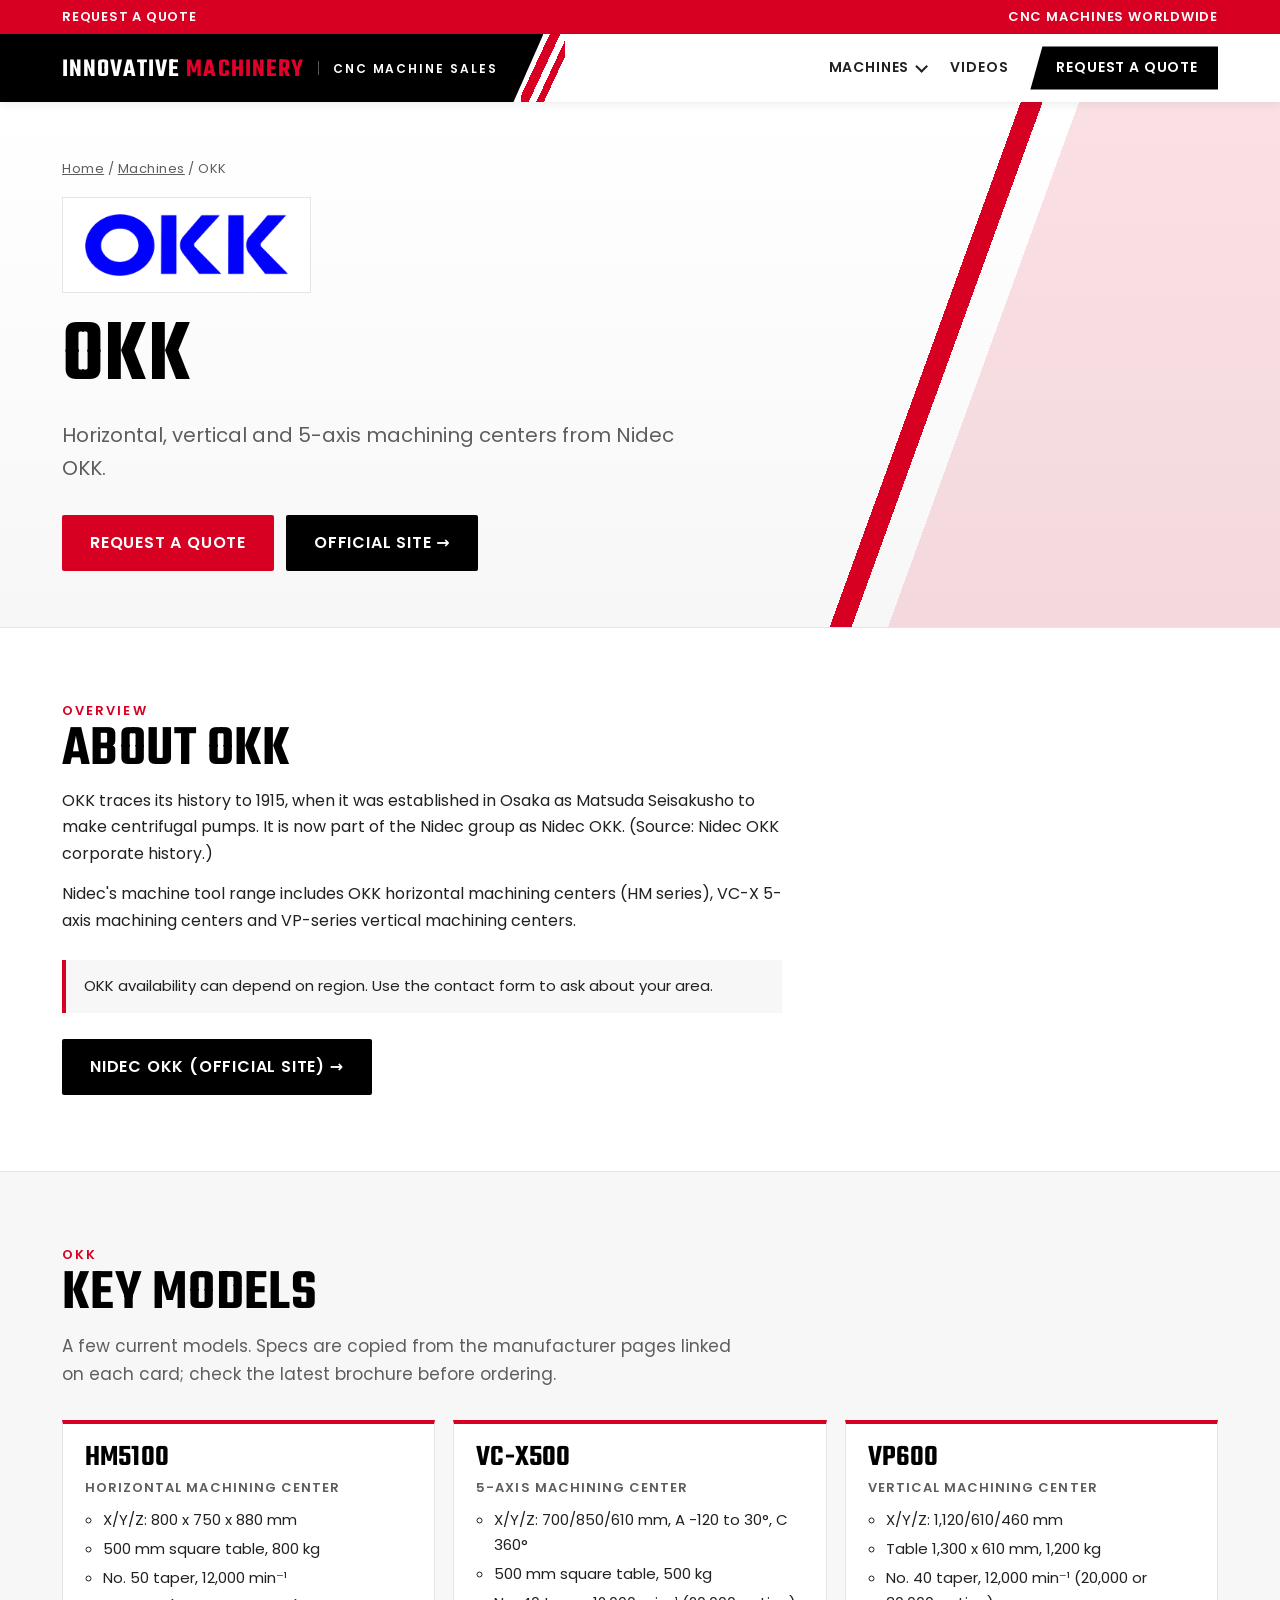
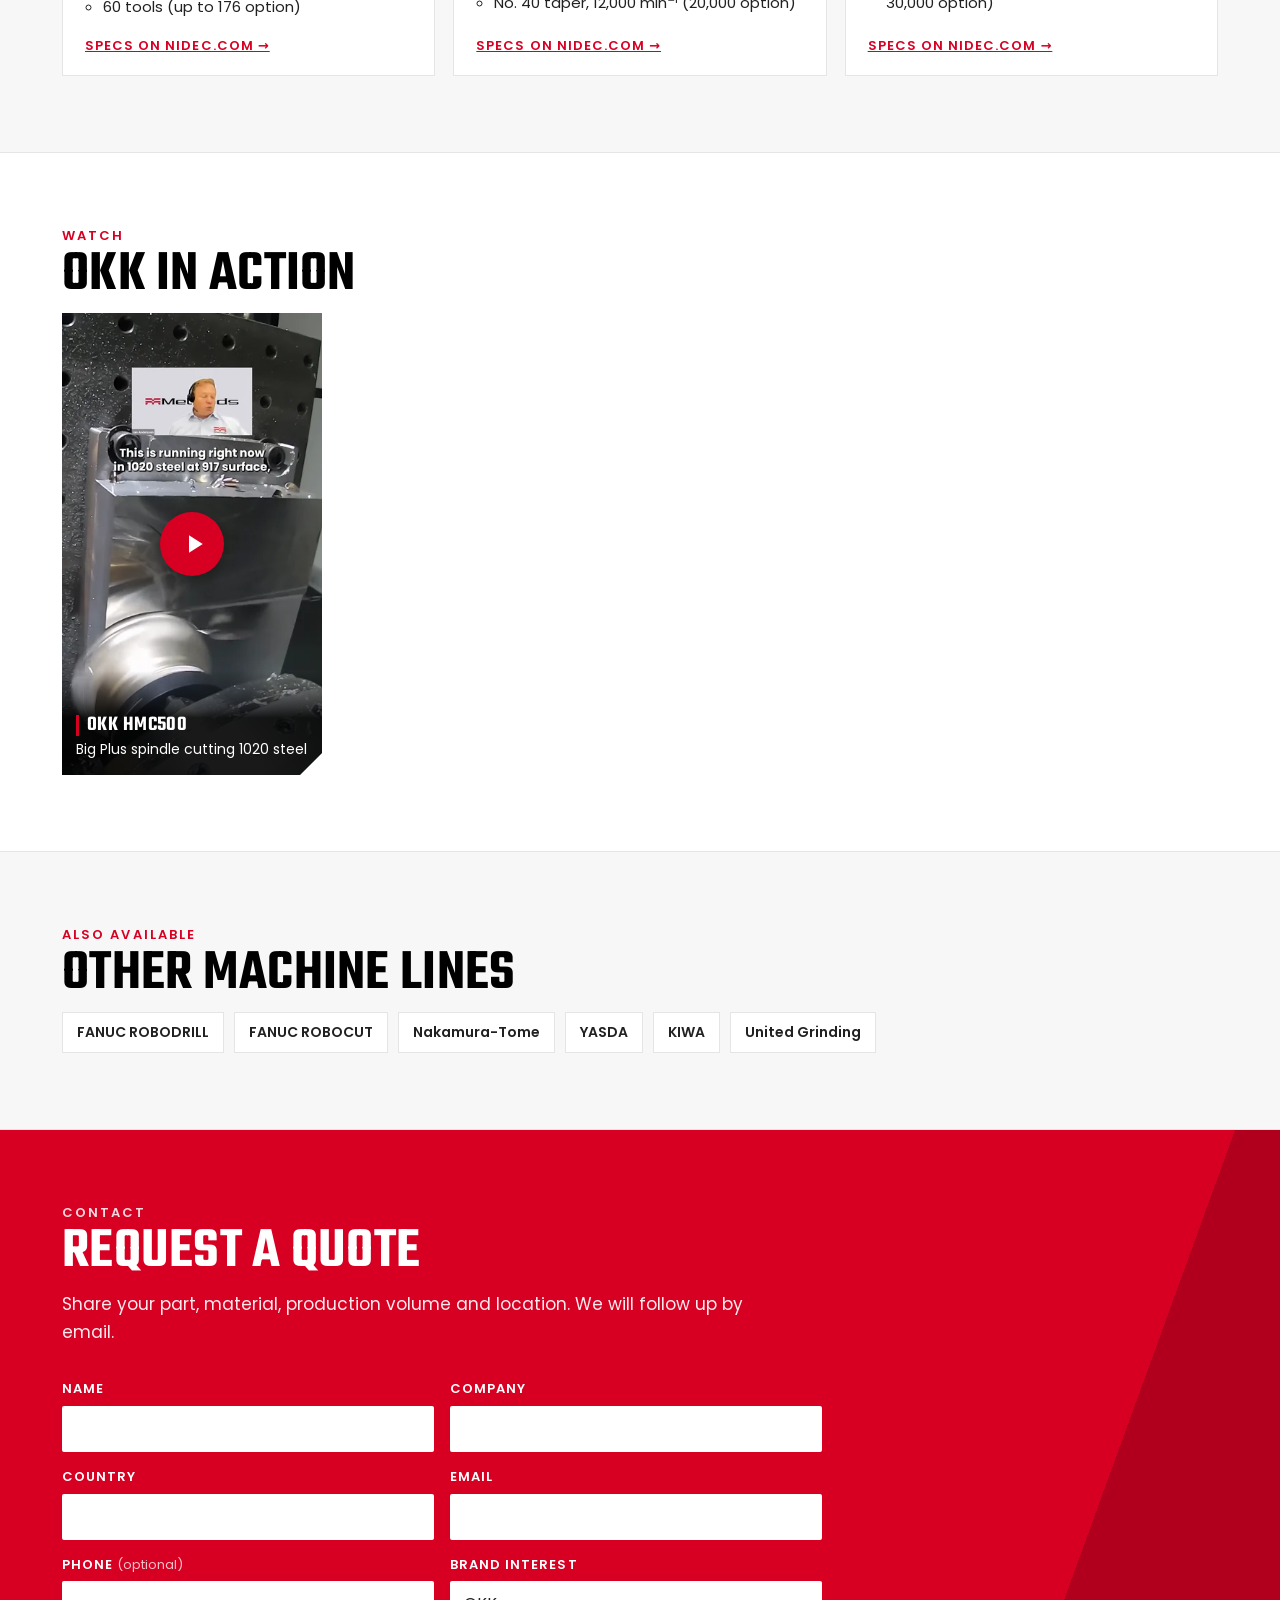
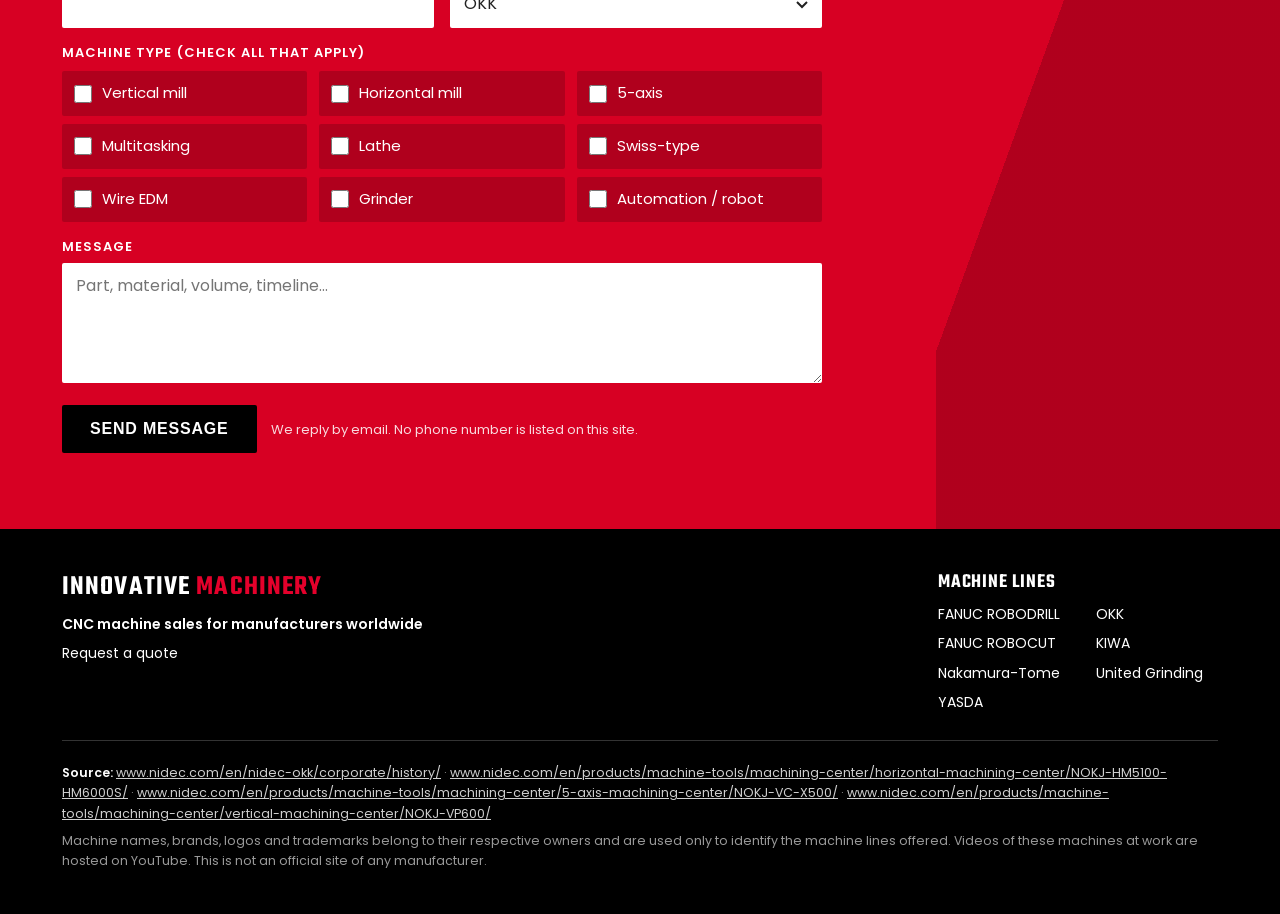
<file: machines/okk.html>
<!doctype html>
<html lang="en">
<head>
<meta charset="utf-8">
<meta name="viewport" content="width=device-width, initial-scale=1">
<title>OKK Machining Centers (Nidec OKK) | Innovative Machinery</title>
<meta name="description" content="OKK horizontal, vertical and 5-axis machining centers (HM5100, VC-X500, VP600). Innovative Machinery: CNC machines for manufacturers worldwide.">
<meta name="theme-color" content="#d70023">
<link rel="canonical" href="https://innovativemachinery.com/machines/okk.html">
<meta property="og:title" content="OKK Machining Centers (Nidec OKK) | Innovative Machinery">
<meta property="og:description" content="OKK horizontal, vertical and 5-axis machining centers (HM5100, VC-X500, VP600). Innovative Machinery: CNC machines for manufacturers worldwide.">
<meta property="og:url" content="https://innovativemachinery.com/machines/okk.html">
<meta property="og:type" content="website">
<meta property="og:site_name" content="Innovative Machinery">
<meta property="og:locale" content="en_US">
<meta property="og:image" content="https://innovativemachinery.com/assets/og-image.png">
<meta property="og:image:width" content="1200">
<meta property="og:image:height" content="630">
<meta property="og:image:alt" content="Innovative Machinery: CNC machine sales worldwide">
<meta name="twitter:card" content="summary_large_image">
<meta name="twitter:title" content="OKK Machining Centers (Nidec OKK) | Innovative Machinery">
<meta name="twitter:description" content="OKK horizontal, vertical and 5-axis machining centers (HM5100, VC-X500, VP600). Innovative Machinery: CNC machines for manufacturers worldwide.">
<meta name="twitter:image" content="https://innovativemachinery.com/assets/og-image.png">
<meta name="twitter:image:alt" content="Innovative Machinery: CNC machine sales worldwide">
<link rel="icon" href="../assets/favicon.svg" type="image/svg+xml">
<link rel="preload" href="../assets/fonts/teko.woff2" as="font" type="font/woff2" crossorigin>
<link rel="preload" href="../assets/fonts/poppins-400.woff2" as="font" type="font/woff2" crossorigin>
<link rel="stylesheet" href="../assets/style.css">
<script type="application/ld+json">{"@context":"https://schema.org","@graph":[{"@type":"WebPage","@id":"https://innovativemachinery.com/machines/okk.html","url":"https://innovativemachinery.com/machines/okk.html","name":"OKK Machining Centers (Nidec OKK) | Innovative Machinery","description":"OKK horizontal, vertical and 5-axis machining centers (HM5100, VC-X500, VP600). Innovative Machinery: CNC machines for manufacturers worldwide.","isPartOf":{"@id":"https://innovativemachinery.com/#website"},"about":{"@type":"Brand","name":"OKK","logo":"https://innovativemachinery.com/assets/logos/okk.png","sameAs":"https://www.nidec.com/en/nidec-okk/"},"provider":{"@id":"https://innovativemachinery.com/#business"}},{"@type":"BreadcrumbList","itemListElement":[{"@type":"ListItem","position":1,"name":"Home","item":"https://innovativemachinery.com/"},{"@type":"ListItem","position":2,"name":"Machines","item":"https://innovativemachinery.com/#machines"},{"@type":"ListItem","position":3,"name":"OKK","item":"https://innovativemachinery.com/machines/okk.html"}]},{"@type":"Organization","@id":"https://innovativemachinery.com/#business","name":"Innovative Machinery","description":"CNC machine sales worldwide: FANUC ROBODRILL, FANUC ROBOCUT, Nakamura-Tome, YASDA, OKK, KIWA and United Grinding.","url":"https://innovativemachinery.com/","image":"https://innovativemachinery.com/assets/og-image.png","areaServed":"Worldwide"},{"@type":"ItemList","name":"OKK models","itemListElement":[{"@type":"ListItem","position":1,"item":{"@type":"Product","name":"HM5100","category":"Horizontal machining center","brand":{"@type":"Brand","name":"OKK"},"description":"X/Y/Z: 800 x 750 x 880 mm; 500 mm square table, 800 kg; No. 50 taper, 12,000 min⁻¹; 60 tools (up to 176 option)","url":"https://innovativemachinery.com/machines/okk.html#models"}},{"@type":"ListItem","position":2,"item":{"@type":"Product","name":"VC-X500","category":"5-axis machining center","brand":{"@type":"Brand","name":"OKK"},"description":"X/Y/Z: 700/850/610 mm, A -120 to 30°, C 360°; 500 mm square table, 500 kg; No. 40 taper, 12,000 min⁻¹ (20,000 option)","url":"https://innovativemachinery.com/machines/okk.html#models"}},{"@type":"ListItem","position":3,"item":{"@type":"Product","name":"VP600","category":"Vertical machining center","brand":{"@type":"Brand","name":"OKK"},"description":"X/Y/Z: 1,120/610/460 mm; Table 1,300 x 610 mm, 1,200 kg; No. 40 taper, 12,000 min⁻¹ (20,000 or 30,000 option)","url":"https://innovativemachinery.com/machines/okk.html#models"}}]}]}</script>
</head>
<body>
<a class="skip" href="#main">Skip to content</a>
<div class="util"><div class="wrap"><a href="../#contact">Request a quote</a><span class="u-tag" aria-hidden="true">CNC machines worldwide</span></div></div>
<header class="top">
  <div class="top-in">
    <a class="brand" href="../" aria-label="Innovative Machinery, home">
      <span class="brand-blk"><span class="wm">INNOVATIVE <b>MACHINERY</b></span><span class="wm-sub">CNC MACHINE SALES</span></span>
      <span class="slash" aria-hidden="true"></span>
    </a>
    <nav aria-label="Main">
      <details class="dd">
        <summary>Machines</summary>
        <div class="dd-menu">
          <a href="../#machines">All machine lines</a>
          <a href="../machines/fanuc-robodrill.html">FANUC ROBODRILL</a>
          <a href="../machines/fanuc-robocut.html">FANUC ROBOCUT</a>
          <a href="../machines/nakamura-tome.html">Nakamura-Tome</a>
          <a href="../machines/yasda.html">YASDA</a>
          <a href="../machines/okk.html">OKK</a>
          <a href="../machines/kiwa.html">KIWA</a>
          <a href="../machines/united-grinding.html">United Grinding</a>
        </div>
      </details>
      <a class="hide-m" href="../#videos">Videos</a>
      <a class="cta" href="../#contact"><span class="cta-l">Request a Quote</span><span class="cta-s">Contact</span></a>
    </nav>
  </div>
</header>

<main id="main">
<section class="hero m-hero" id="top">
  <div class="wrap">
    <p class="crumbs"><a href="../">Home</a> / <a href="../#machines">Machines</a> / <span aria-current="page">OKK</span></p>
    <div class="m-logo"><img src="../assets/logos/okk.png" alt="Nidec OKK logo" width="520" height="159"></div>
    <h1>OKK</h1>
    <p class="lead">Horizontal, vertical and 5-axis machining centers from Nidec OKK.</p>
    <div class="btns">
      <a class="btn btn-r" href="#contact">Request a Quote</a>
      <a class="btn btn-k" href="https://www.nidec.com/en/nidec-okk/" target="_blank" rel="noopener">Official site &rarr;</a>
    </div>
  </div>
</section>

<section class="sec" id="overview">
  <div class="wrap">
    <span class="kick">Overview</span>
    <h2>About OKK</h2>
    <div class="prose">
      <p>OKK traces its history to 1915, when it was established in Osaka as Matsuda Seisakusho to make centrifugal pumps. It is now part of the Nidec group as Nidec OKK. (Source: Nidec OKK corporate history.)</p>
      <p>Nidec&#x27;s machine tool range includes OKK horizontal machining centers (HM series), VC-X 5-axis machining centers and VP-series vertical machining centers.</p>
    </div>
    <p class="note">OKK availability can depend on region. Use the contact form to ask about your area.</p>
    <div class="links" style="margin-top:26px">
      <a class="btn btn-k" href="https://www.nidec.com/en/nidec-okk/" target="_blank" rel="noopener">Nidec OKK (official site) &rarr;</a>
    </div>
  </div>
</section>

<section class="sec sec-alt" id="models">
  <div class="wrap">
    <span class="kick">OKK</span>
    <h2>Key models</h2>
    <p class="sub">A few current models. Specs are copied from the manufacturer pages linked on each card; check the latest brochure before ordering.</p>
    <ul class="models">
      <li class="model"><h3>HM5100</h3><p class="type">Horizontal machining center</p><ul><li>X/Y/Z: 800 x 750 x 880 mm</li><li>500 mm square table, 800 kg</li><li>No. 50 taper, 12,000 min⁻¹</li><li>60 tools (up to 176 option)</li></ul><a href="https://www.nidec.com/en/products/machine-tools/machining-center/horizontal-machining-center/NOKJ-HM5100-HM6000S/" target="_blank" rel="noopener">Specs on nidec.com &rarr;</a></li>
      <li class="model"><h3>VC-X500</h3><p class="type">5-axis machining center</p><ul><li>X/Y/Z: 700/850/610 mm, A -120 to 30°, C 360°</li><li>500 mm square table, 500 kg</li><li>No. 40 taper, 12,000 min⁻¹ (20,000 option)</li></ul><a href="https://www.nidec.com/en/products/machine-tools/machining-center/5-axis-machining-center/NOKJ-VC-X500/" target="_blank" rel="noopener">Specs on nidec.com &rarr;</a></li>
      <li class="model"><h3>VP600</h3><p class="type">Vertical machining center</p><ul><li>X/Y/Z: 1,120/610/460 mm</li><li>Table 1,300 x 610 mm, 1,200 kg</li><li>No. 40 taper, 12,000 min⁻¹ (20,000 or 30,000 option)</li></ul><a href="https://www.nidec.com/en/products/machine-tools/machining-center/vertical-machining-center/NOKJ-VP600/" target="_blank" rel="noopener">Specs on nidec.com &rarr;</a></li>
    </ul>
  </div>
</section>

<section class="sec" id="videos">
  <div class="wrap">
    <span class="kick">Watch</span>
    <h2>OKK in action</h2>
    <ul class="vids few">
      <li><a class="vid" href="https://www.youtube.com/shorts/bu8ttFF6z7k" target="_blank" rel="noopener"><img src="../assets/thumbs/bu8ttFF6z7k.webp" alt="Video: OKK HMC500 Big Plus spindle cutting 1020 steel (YouTube Short)" width="360" height="640" decoding="async"><span class="vid-t"><b>OKK HMC500</b>Big Plus spindle cutting 1020 steel</span></a></li>
    </ul>
  </div>
</section>

<section class="sec sec-alt">
  <div class="wrap">
    <span class="kick">Also available</span>
    <h2>Other machine lines</h2>
    <ul class="other">
      <li><a href="fanuc-robodrill.html">FANUC ROBODRILL</a></li>
      <li><a href="fanuc-robocut.html">FANUC ROBOCUT</a></li>
      <li><a href="nakamura-tome.html">Nakamura-Tome</a></li>
      <li><a href="yasda.html">YASDA</a></li>
      <li><a href="kiwa.html">KIWA</a></li>
      <li><a href="united-grinding.html">United Grinding</a></li>
    </ul>
  </div>
</section>

<section class="sec band" id="contact">
  <div class="wrap">
    <span class="kick">Contact</span>
    <h2>Request a Quote</h2>
    <p class="sub">Share your part, material, production volume and location. We will follow up by email.</p>
    <div class="thanks" id="thanks" tabindex="-1">
      <strong>Thanks.</strong> Your message was sent. We will reply by email.
    </div>
    <form class="form" action="https://formsubmit.co/josh@floridacnc.com" method="POST">
      <input type="hidden" name="_subject" value="innovativemachinery.com lead">
      <input type="hidden" name="_template" value="table">
      <input type="hidden" name="_captcha" value="false">
      <input type="hidden" name="_next" value="https://innovativemachinery.com/#thanks">
      <input type="text" name="_honey" class="hp" tabindex="-1" autocomplete="off" aria-hidden="true">
      <div>
        <label for="name">Name</label>
        <input id="name" name="name" type="text" required autocomplete="name">
      </div>
      <div>
        <label for="company">Company</label>
        <input id="company" name="company" type="text" required autocomplete="organization">
      </div>
      <div>
        <label for="country">Country</label>
        <input id="country" name="country" type="text" required autocomplete="country-name">
      </div>
      <div>
        <label for="email">Email</label>
        <input id="email" name="email" type="email" required autocomplete="email">
      </div>
      <div>
        <label for="phone">Phone <span class="opt">(optional)</span></label>
        <input id="phone" name="phone" type="tel" autocomplete="tel">
      </div>
      <div>
        <label for="brand_interest">Brand interest</label>
        <select id="brand_interest" name="brand_interest" required>
          <option value="">Select a brand</option>
          <option value="FANUC ROBODRILL">FANUC ROBODRILL</option>
          <option value="FANUC ROBOCUT">FANUC ROBOCUT</option>
          <option value="Nakamura-Tome">Nakamura-Tome</option>
          <option value="YASDA">YASDA</option>
          <option value="OKK" selected>OKK</option>
          <option value="KIWA">KIWA</option>
          <option value="United Grinding">United Grinding</option>
          <option value="Not sure">Not sure</option>
        </select>
      </div>
      <fieldset class="full checks">
        <legend>Machine type <span class="opt">(check all that apply)</span></legend>
        <div class="chk-grid">
          <label class="chk"><input type="checkbox" name="machine_type[]" value="Vertical mill"> Vertical mill</label>
          <label class="chk"><input type="checkbox" name="machine_type[]" value="Horizontal mill"> Horizontal mill</label>
          <label class="chk"><input type="checkbox" name="machine_type[]" value="5-axis"> 5-axis</label>
          <label class="chk"><input type="checkbox" name="machine_type[]" value="Multitasking"> Multitasking</label>
          <label class="chk"><input type="checkbox" name="machine_type[]" value="Lathe"> Lathe</label>
          <label class="chk"><input type="checkbox" name="machine_type[]" value="Swiss-type"> Swiss-type</label>
          <label class="chk"><input type="checkbox" name="machine_type[]" value="Wire EDM"> Wire EDM</label>
          <label class="chk"><input type="checkbox" name="machine_type[]" value="Grinder"> Grinder</label>
          <label class="chk"><input type="checkbox" name="machine_type[]" value="Automation / robot"> Automation / robot</label>
        </div>
      </fieldset>
      <div class="full">
        <label for="message">Message</label>
        <textarea id="message" name="message" required placeholder="Part, material, volume, timeline…"></textarea>
      </div>
      <div class="full actions">
        <button class="btn btn-k" type="submit">Send message</button>
        <p class="hint">We reply by email. No phone number is listed on this site.</p>
      </div>
    </form>
  </div>
</section>
</main>

<footer class="foot">
  <div class="wrap">
    <div class="foot-top">
      <div>
        <p class="foot-wm">INNOVATIVE <b>MACHINERY</b></p>
        <p><strong>CNC machine sales for manufacturers worldwide</strong></p>
        <p><a href="../#contact">Request a quote</a></p>
      </div>
      <div>
        <p class="foot-h">Machine lines</p>
        <ul class="foot-lines">
          <li><a href="../machines/fanuc-robodrill.html">FANUC ROBODRILL</a></li>
          <li><a href="../machines/fanuc-robocut.html">FANUC ROBOCUT</a></li>
          <li><a href="../machines/nakamura-tome.html">Nakamura-Tome</a></li>
          <li><a href="../machines/yasda.html">YASDA</a></li>
          <li><a href="../machines/okk.html">OKK</a></li>
          <li><a href="../machines/kiwa.html">KIWA</a></li>
          <li><a href="../machines/united-grinding.html">United Grinding</a></li>
        </ul>
      </div>
    </div>
    <p class="src"><strong>Source:</strong> <a href="https://www.nidec.com/en/nidec-okk/corporate/history/" rel="noopener">www.nidec.com/en/nidec-okk/corporate/history/</a> &middot; <a href="https://www.nidec.com/en/products/machine-tools/machining-center/horizontal-machining-center/NOKJ-HM5100-HM6000S/" rel="noopener">www.nidec.com/en/products/machine-tools/machining-center/horizontal-machining-center/NOKJ-HM5100-HM6000S/</a> &middot; <a href="https://www.nidec.com/en/products/machine-tools/machining-center/5-axis-machining-center/NOKJ-VC-X500/" rel="noopener">www.nidec.com/en/products/machine-tools/machining-center/5-axis-machining-center/NOKJ-VC-X500/</a> &middot; <a href="https://www.nidec.com/en/products/machine-tools/machining-center/vertical-machining-center/NOKJ-VP600/" rel="noopener">www.nidec.com/en/products/machine-tools/machining-center/vertical-machining-center/NOKJ-VP600/</a></p>
    <p class="fine">Machine names, brands, logos and trademarks belong to their respective owners and are used only to identify the machine lines offered. Videos of these machines at work are hosted on YouTube. This is not an official site of any manufacturer.</p>
  </div>
</footer>
</body>
</html>
</file>
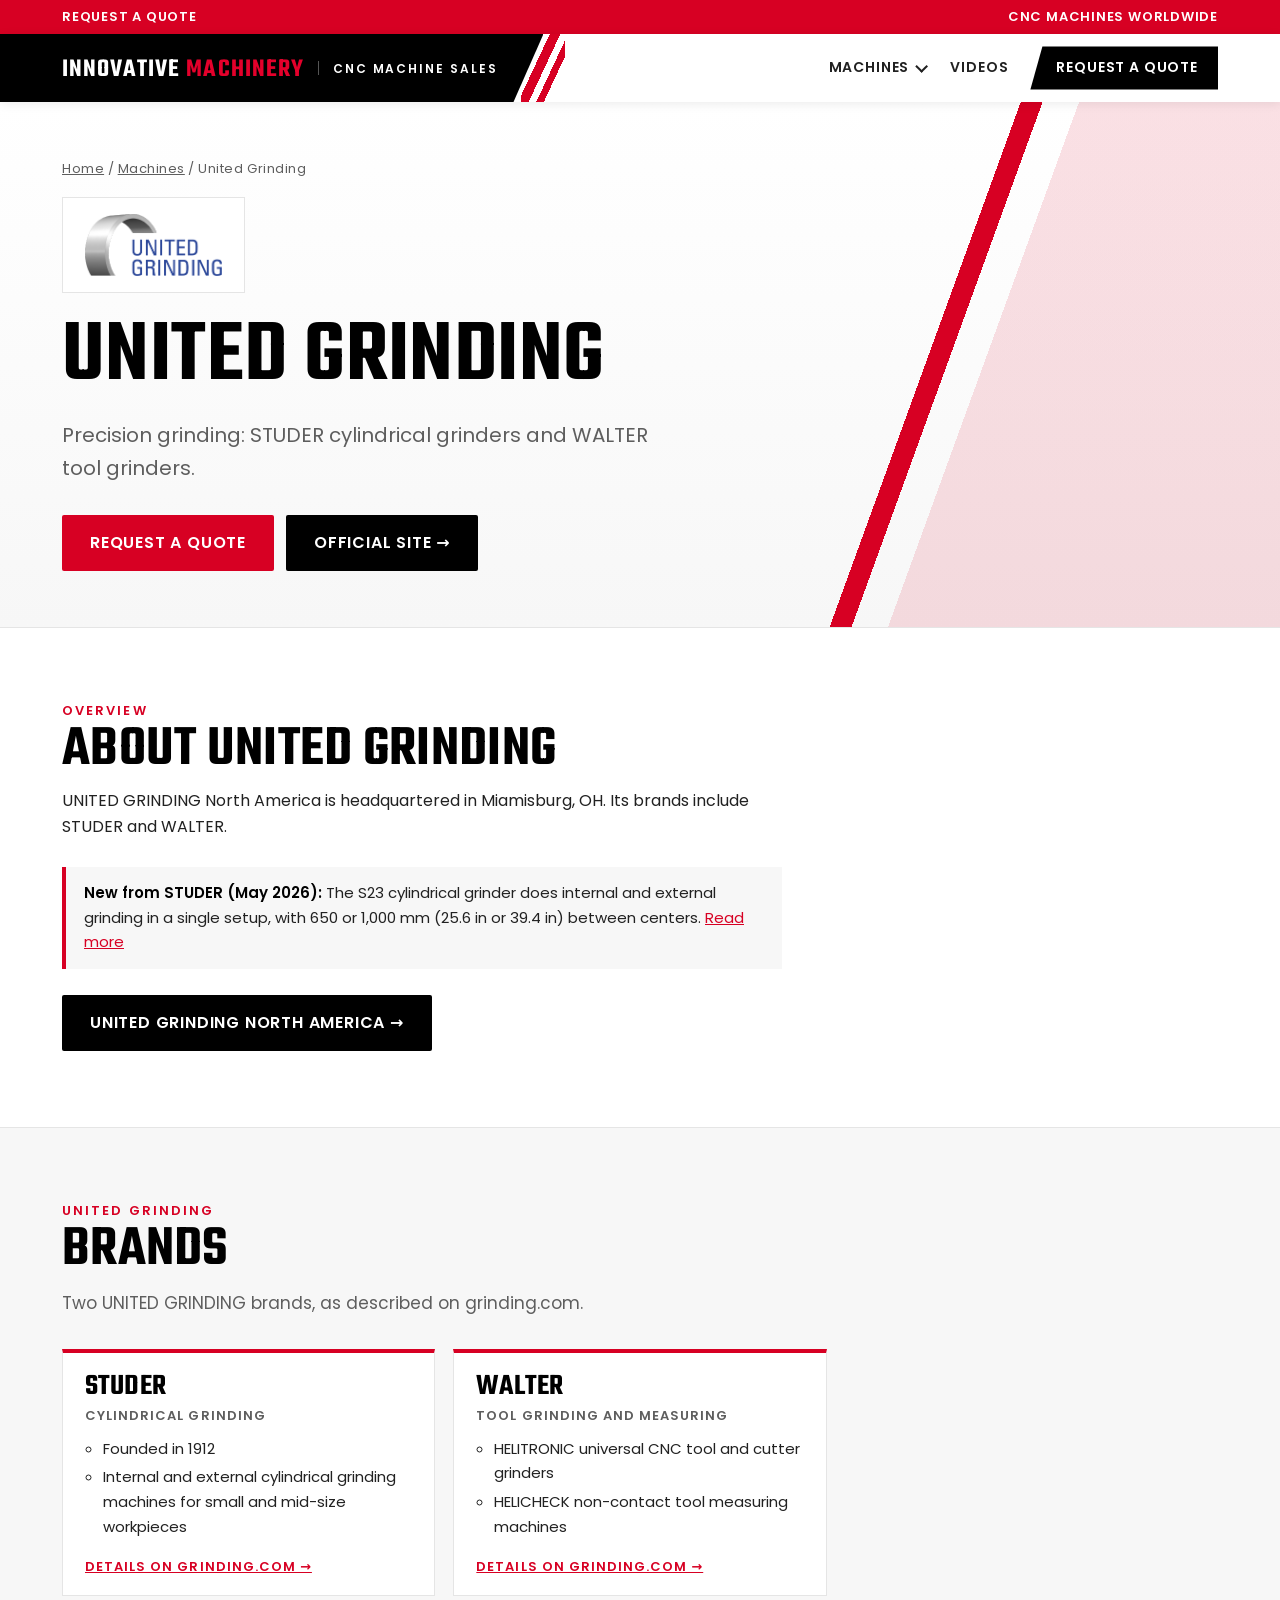
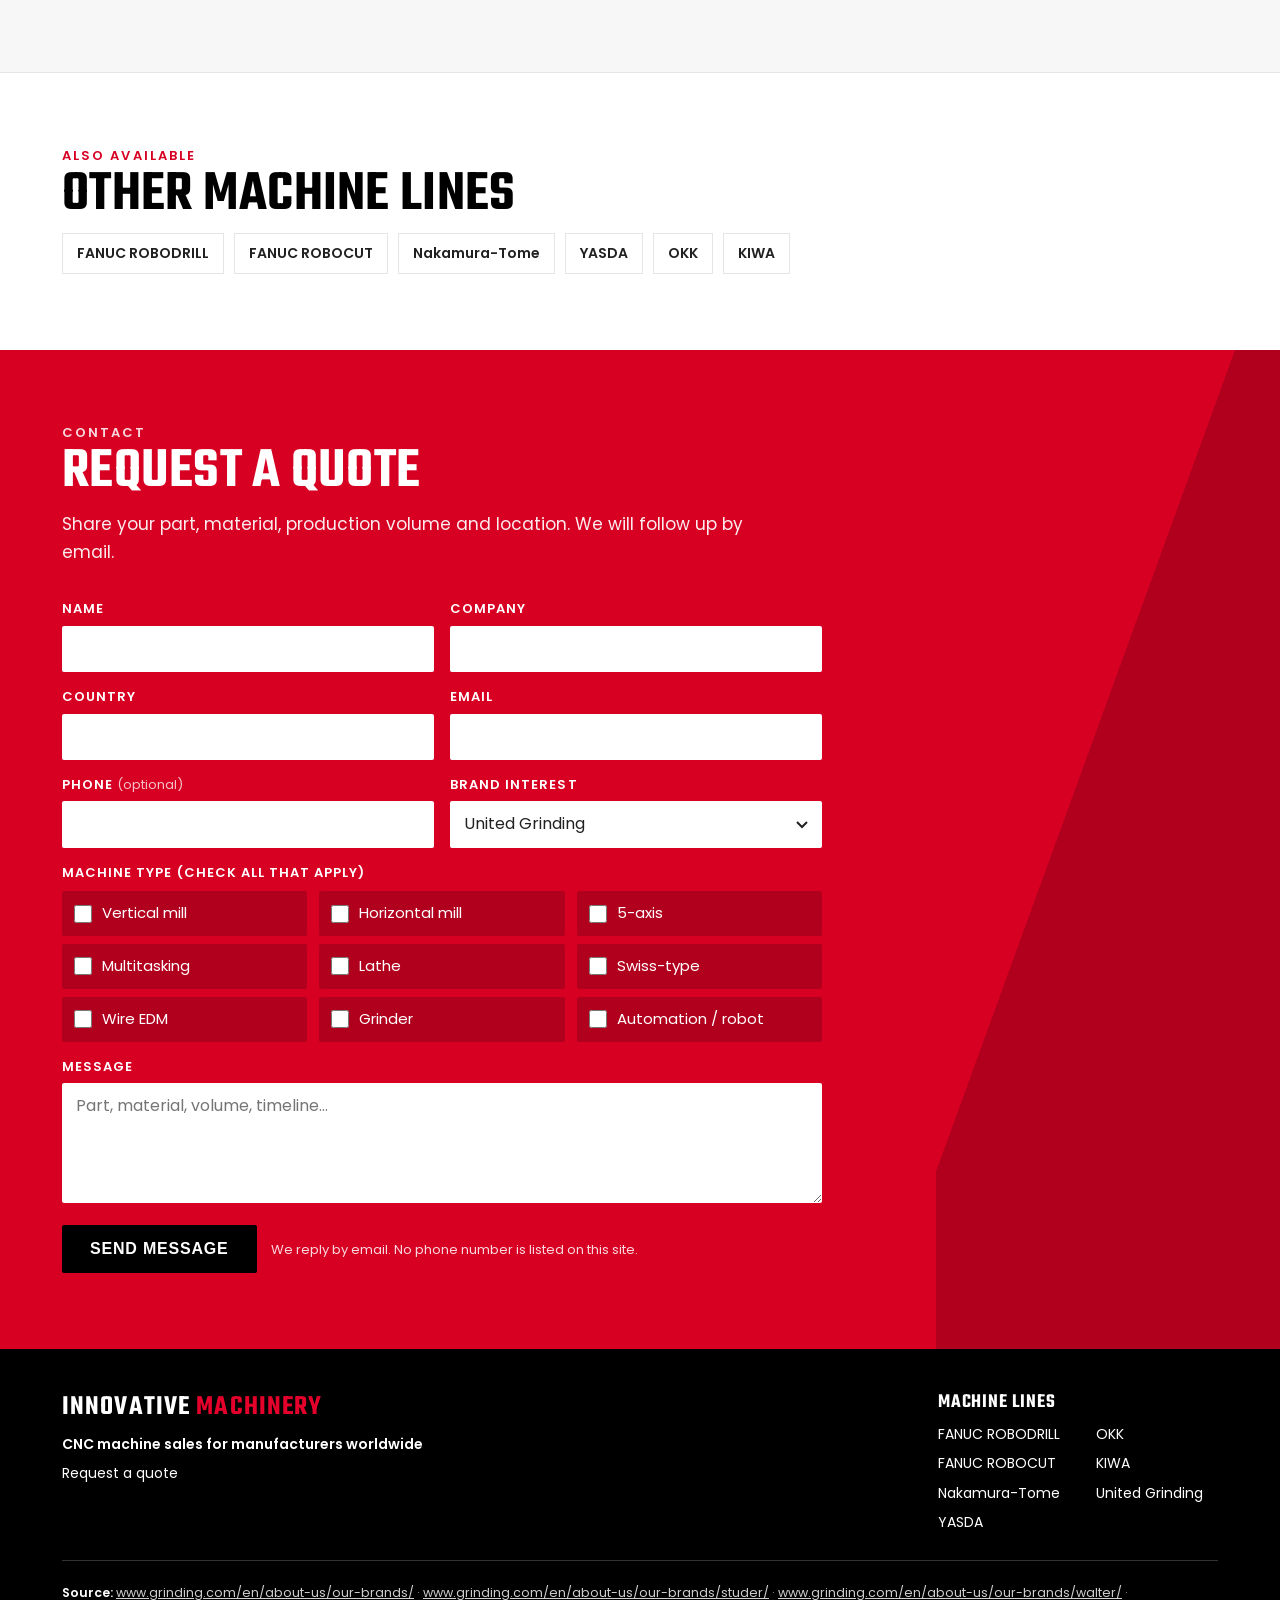
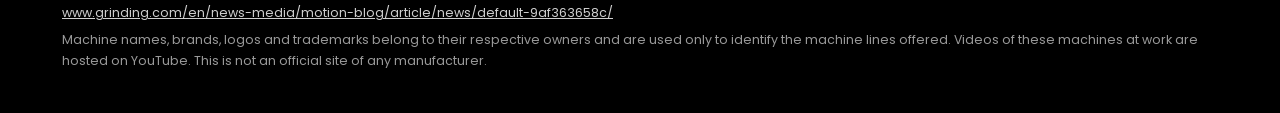
<file: machines/united-grinding.html>
<!doctype html>
<html lang="en">
<head>
<meta charset="utf-8">
<meta name="viewport" content="width=device-width, initial-scale=1">
<title>United Grinding: STUDER &amp; WALTER | Innovative Machinery</title>
<meta name="description" content="UNITED GRINDING: STUDER cylindrical grinders and WALTER tool grinders. Innovative Machinery: CNC machines for manufacturers worldwide.">
<meta name="theme-color" content="#d70023">
<link rel="canonical" href="https://innovativemachinery.com/machines/united-grinding.html">
<meta property="og:title" content="United Grinding: STUDER &amp; WALTER | Innovative Machinery">
<meta property="og:description" content="UNITED GRINDING: STUDER cylindrical grinders and WALTER tool grinders. Innovative Machinery: CNC machines for manufacturers worldwide.">
<meta property="og:url" content="https://innovativemachinery.com/machines/united-grinding.html">
<meta property="og:type" content="website">
<meta property="og:site_name" content="Innovative Machinery">
<meta property="og:locale" content="en_US">
<meta property="og:image" content="https://innovativemachinery.com/assets/og-image.png">
<meta property="og:image:width" content="1200">
<meta property="og:image:height" content="630">
<meta property="og:image:alt" content="Innovative Machinery: CNC machine sales worldwide">
<meta name="twitter:card" content="summary_large_image">
<meta name="twitter:title" content="United Grinding: STUDER &amp; WALTER | Innovative Machinery">
<meta name="twitter:description" content="UNITED GRINDING: STUDER cylindrical grinders and WALTER tool grinders. Innovative Machinery: CNC machines for manufacturers worldwide.">
<meta name="twitter:image" content="https://innovativemachinery.com/assets/og-image.png">
<meta name="twitter:image:alt" content="Innovative Machinery: CNC machine sales worldwide">
<link rel="icon" href="../assets/favicon.svg" type="image/svg+xml">
<link rel="preload" href="../assets/fonts/teko.woff2" as="font" type="font/woff2" crossorigin>
<link rel="preload" href="../assets/fonts/poppins-400.woff2" as="font" type="font/woff2" crossorigin>
<link rel="stylesheet" href="../assets/style.css">
<script type="application/ld+json">{"@context":"https://schema.org","@graph":[{"@type":"WebPage","@id":"https://innovativemachinery.com/machines/united-grinding.html","url":"https://innovativemachinery.com/machines/united-grinding.html","name":"United Grinding: STUDER & WALTER | Innovative Machinery","description":"UNITED GRINDING: STUDER cylindrical grinders and WALTER tool grinders. Innovative Machinery: CNC machines for manufacturers worldwide.","isPartOf":{"@id":"https://innovativemachinery.com/#website"},"about":{"@type":"Brand","name":"UNITED GRINDING","logo":"https://innovativemachinery.com/assets/logos/united-grinding.png","sameAs":"https://www.grinding.com/en/"},"provider":{"@id":"https://innovativemachinery.com/#business"}},{"@type":"BreadcrumbList","itemListElement":[{"@type":"ListItem","position":1,"name":"Home","item":"https://innovativemachinery.com/"},{"@type":"ListItem","position":2,"name":"Machines","item":"https://innovativemachinery.com/#machines"},{"@type":"ListItem","position":3,"name":"United Grinding","item":"https://innovativemachinery.com/machines/united-grinding.html"}]},{"@type":"Organization","@id":"https://innovativemachinery.com/#business","name":"Innovative Machinery","description":"CNC machine sales worldwide: FANUC ROBODRILL, FANUC ROBOCUT, Nakamura-Tome, YASDA, OKK, KIWA and United Grinding.","url":"https://innovativemachinery.com/","image":"https://innovativemachinery.com/assets/og-image.png","areaServed":"Worldwide"}]}</script>
</head>
<body>
<a class="skip" href="#main">Skip to content</a>
<div class="util"><div class="wrap"><a href="../#contact">Request a quote</a><span class="u-tag" aria-hidden="true">CNC machines worldwide</span></div></div>
<header class="top">
  <div class="top-in">
    <a class="brand" href="../" aria-label="Innovative Machinery, home">
      <span class="brand-blk"><span class="wm">INNOVATIVE <b>MACHINERY</b></span><span class="wm-sub">CNC MACHINE SALES</span></span>
      <span class="slash" aria-hidden="true"></span>
    </a>
    <nav aria-label="Main">
      <details class="dd">
        <summary>Machines</summary>
        <div class="dd-menu">
          <a href="../#machines">All machine lines</a>
          <a href="../machines/fanuc-robodrill.html">FANUC ROBODRILL</a>
          <a href="../machines/fanuc-robocut.html">FANUC ROBOCUT</a>
          <a href="../machines/nakamura-tome.html">Nakamura-Tome</a>
          <a href="../machines/yasda.html">YASDA</a>
          <a href="../machines/okk.html">OKK</a>
          <a href="../machines/kiwa.html">KIWA</a>
          <a href="../machines/united-grinding.html">United Grinding</a>
        </div>
      </details>
      <a class="hide-m" href="../#videos">Videos</a>
      <a class="cta" href="../#contact"><span class="cta-l">Request a Quote</span><span class="cta-s">Contact</span></a>
    </nav>
  </div>
</header>

<main id="main">
<section class="hero m-hero" id="top">
  <div class="wrap">
    <p class="crumbs"><a href="../">Home</a> / <a href="../#machines">Machines</a> / <span aria-current="page">United Grinding</span></p>
    <div class="m-logo"><img src="../assets/logos/united-grinding.png" alt="UNITED GRINDING logo" width="287" height="130"></div>
    <h1>United Grinding</h1>
    <p class="lead">Precision grinding: STUDER cylindrical grinders and WALTER tool grinders.</p>
    <div class="btns">
      <a class="btn btn-r" href="#contact">Request a Quote</a>
      <a class="btn btn-k" href="https://www.grinding.com/en/" target="_blank" rel="noopener">Official site &rarr;</a>
    </div>
  </div>
</section>

<section class="sec" id="overview">
  <div class="wrap">
    <span class="kick">Overview</span>
    <h2>About United Grinding</h2>
    <div class="prose">
      <p>UNITED GRINDING North America is headquartered in Miamisburg, OH. Its brands include STUDER and WALTER.</p>
    </div>
    <p class="note"><b>New from STUDER (May 2026):</b> The S23 cylindrical grinder does internal and external grinding in a single setup, with 650 or 1,000 mm (25.6 in or 39.4 in) between centers. <a href="https://www.grinding.com/en/news-media/motion-blog/article/news/default-9af363658c/" target="_blank" rel="noopener">Read more</a></p>
    <div class="links" style="margin-top:26px">
      <a class="btn btn-k" href="https://www.grinding.com/en/" target="_blank" rel="noopener">UNITED GRINDING North America &rarr;</a>
    </div>
  </div>
</section>

<section class="sec sec-alt" id="models">
  <div class="wrap">
    <span class="kick">United Grinding</span>
    <h2>Brands</h2>
    <p class="sub">Two UNITED GRINDING brands, as described on grinding.com.</p>
    <ul class="models">
      <li class="model"><h3>STUDER</h3><p class="type">Cylindrical grinding</p><ul><li>Founded in 1912</li><li>Internal and external cylindrical grinding machines for small and mid-size workpieces</li></ul><a href="https://www.grinding.com/en/about-us/our-brands/studer/" target="_blank" rel="noopener">Details on grinding.com &rarr;</a></li>
      <li class="model"><h3>WALTER</h3><p class="type">Tool grinding and measuring</p><ul><li>HELITRONIC universal CNC tool and cutter grinders</li><li>HELICHECK non-contact tool measuring machines</li></ul><a href="https://www.grinding.com/en/about-us/our-brands/walter/" target="_blank" rel="noopener">Details on grinding.com &rarr;</a></li>
    </ul>
  </div>
</section>

<section class="sec">
  <div class="wrap">
    <span class="kick">Also available</span>
    <h2>Other machine lines</h2>
    <ul class="other">
      <li><a href="fanuc-robodrill.html">FANUC ROBODRILL</a></li>
      <li><a href="fanuc-robocut.html">FANUC ROBOCUT</a></li>
      <li><a href="nakamura-tome.html">Nakamura-Tome</a></li>
      <li><a href="yasda.html">YASDA</a></li>
      <li><a href="okk.html">OKK</a></li>
      <li><a href="kiwa.html">KIWA</a></li>
    </ul>
  </div>
</section>

<section class="sec band" id="contact">
  <div class="wrap">
    <span class="kick">Contact</span>
    <h2>Request a Quote</h2>
    <p class="sub">Share your part, material, production volume and location. We will follow up by email.</p>
    <div class="thanks" id="thanks" tabindex="-1">
      <strong>Thanks.</strong> Your message was sent. We will reply by email.
    </div>
    <form class="form" action="https://formsubmit.co/josh@floridacnc.com" method="POST">
      <input type="hidden" name="_subject" value="innovativemachinery.com lead">
      <input type="hidden" name="_template" value="table">
      <input type="hidden" name="_captcha" value="false">
      <input type="hidden" name="_next" value="https://innovativemachinery.com/#thanks">
      <input type="text" name="_honey" class="hp" tabindex="-1" autocomplete="off" aria-hidden="true">
      <div>
        <label for="name">Name</label>
        <input id="name" name="name" type="text" required autocomplete="name">
      </div>
      <div>
        <label for="company">Company</label>
        <input id="company" name="company" type="text" required autocomplete="organization">
      </div>
      <div>
        <label for="country">Country</label>
        <input id="country" name="country" type="text" required autocomplete="country-name">
      </div>
      <div>
        <label for="email">Email</label>
        <input id="email" name="email" type="email" required autocomplete="email">
      </div>
      <div>
        <label for="phone">Phone <span class="opt">(optional)</span></label>
        <input id="phone" name="phone" type="tel" autocomplete="tel">
      </div>
      <div>
        <label for="brand_interest">Brand interest</label>
        <select id="brand_interest" name="brand_interest" required>
          <option value="">Select a brand</option>
          <option value="FANUC ROBODRILL">FANUC ROBODRILL</option>
          <option value="FANUC ROBOCUT">FANUC ROBOCUT</option>
          <option value="Nakamura-Tome">Nakamura-Tome</option>
          <option value="YASDA">YASDA</option>
          <option value="OKK">OKK</option>
          <option value="KIWA">KIWA</option>
          <option value="United Grinding" selected>United Grinding</option>
          <option value="Not sure">Not sure</option>
        </select>
      </div>
      <fieldset class="full checks">
        <legend>Machine type <span class="opt">(check all that apply)</span></legend>
        <div class="chk-grid">
          <label class="chk"><input type="checkbox" name="machine_type[]" value="Vertical mill"> Vertical mill</label>
          <label class="chk"><input type="checkbox" name="machine_type[]" value="Horizontal mill"> Horizontal mill</label>
          <label class="chk"><input type="checkbox" name="machine_type[]" value="5-axis"> 5-axis</label>
          <label class="chk"><input type="checkbox" name="machine_type[]" value="Multitasking"> Multitasking</label>
          <label class="chk"><input type="checkbox" name="machine_type[]" value="Lathe"> Lathe</label>
          <label class="chk"><input type="checkbox" name="machine_type[]" value="Swiss-type"> Swiss-type</label>
          <label class="chk"><input type="checkbox" name="machine_type[]" value="Wire EDM"> Wire EDM</label>
          <label class="chk"><input type="checkbox" name="machine_type[]" value="Grinder"> Grinder</label>
          <label class="chk"><input type="checkbox" name="machine_type[]" value="Automation / robot"> Automation / robot</label>
        </div>
      </fieldset>
      <div class="full">
        <label for="message">Message</label>
        <textarea id="message" name="message" required placeholder="Part, material, volume, timeline…"></textarea>
      </div>
      <div class="full actions">
        <button class="btn btn-k" type="submit">Send message</button>
        <p class="hint">We reply by email. No phone number is listed on this site.</p>
      </div>
    </form>
  </div>
</section>
</main>

<footer class="foot">
  <div class="wrap">
    <div class="foot-top">
      <div>
        <p class="foot-wm">INNOVATIVE <b>MACHINERY</b></p>
        <p><strong>CNC machine sales for manufacturers worldwide</strong></p>
        <p><a href="../#contact">Request a quote</a></p>
      </div>
      <div>
        <p class="foot-h">Machine lines</p>
        <ul class="foot-lines">
          <li><a href="../machines/fanuc-robodrill.html">FANUC ROBODRILL</a></li>
          <li><a href="../machines/fanuc-robocut.html">FANUC ROBOCUT</a></li>
          <li><a href="../machines/nakamura-tome.html">Nakamura-Tome</a></li>
          <li><a href="../machines/yasda.html">YASDA</a></li>
          <li><a href="../machines/okk.html">OKK</a></li>
          <li><a href="../machines/kiwa.html">KIWA</a></li>
          <li><a href="../machines/united-grinding.html">United Grinding</a></li>
        </ul>
      </div>
    </div>
    <p class="src"><strong>Source:</strong> <a href="https://www.grinding.com/en/about-us/our-brands/" rel="noopener">www.grinding.com/en/about-us/our-brands/</a> &middot; <a href="https://www.grinding.com/en/about-us/our-brands/studer/" rel="noopener">www.grinding.com/en/about-us/our-brands/studer/</a> &middot; <a href="https://www.grinding.com/en/about-us/our-brands/walter/" rel="noopener">www.grinding.com/en/about-us/our-brands/walter/</a> &middot; <a href="https://www.grinding.com/en/news-media/motion-blog/article/news/default-9af363658c/" rel="noopener">www.grinding.com/en/news-media/motion-blog/article/news/default-9af363658c/</a></p>
    <p class="fine">Machine names, brands, logos and trademarks belong to their respective owners and are used only to identify the machine lines offered. Videos of these machines at work are hosted on YouTube. This is not an official site of any manufacturer.</p>
  </div>
</footer>
</body>
</html>
</file>
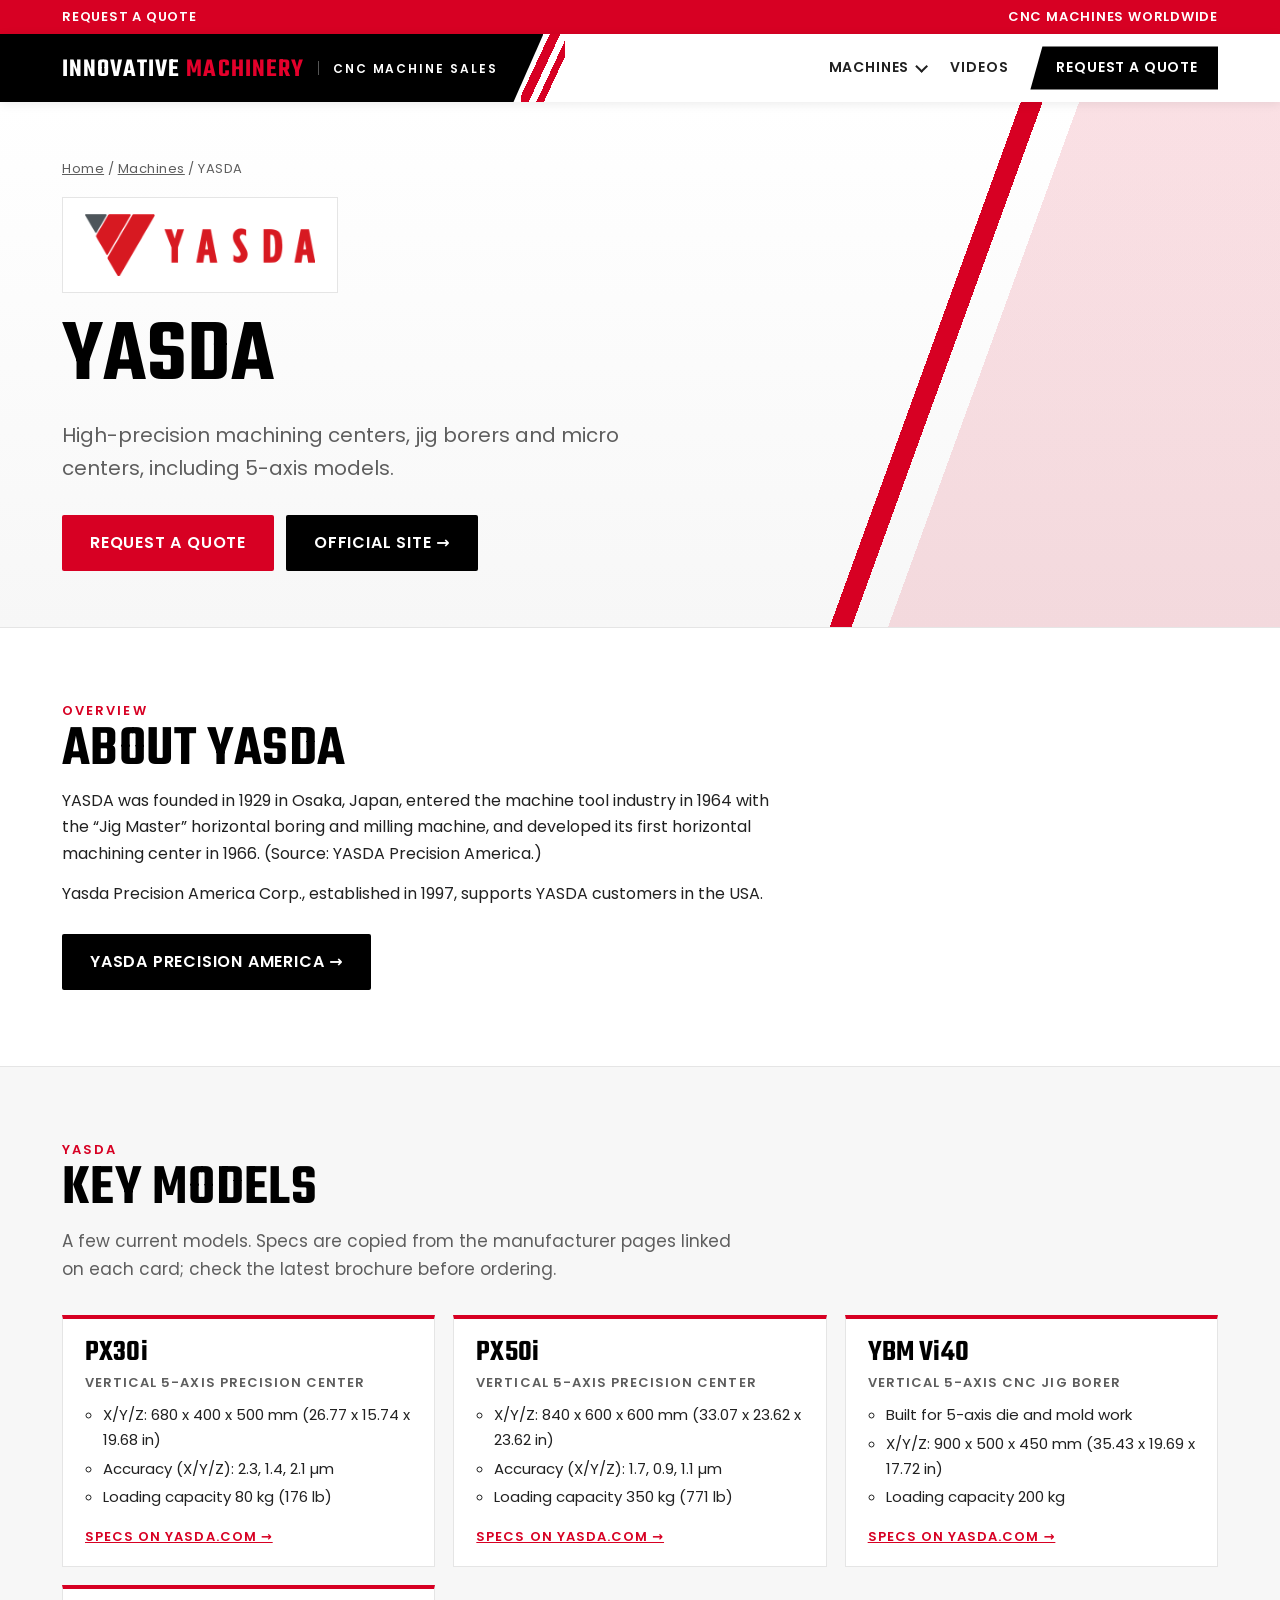
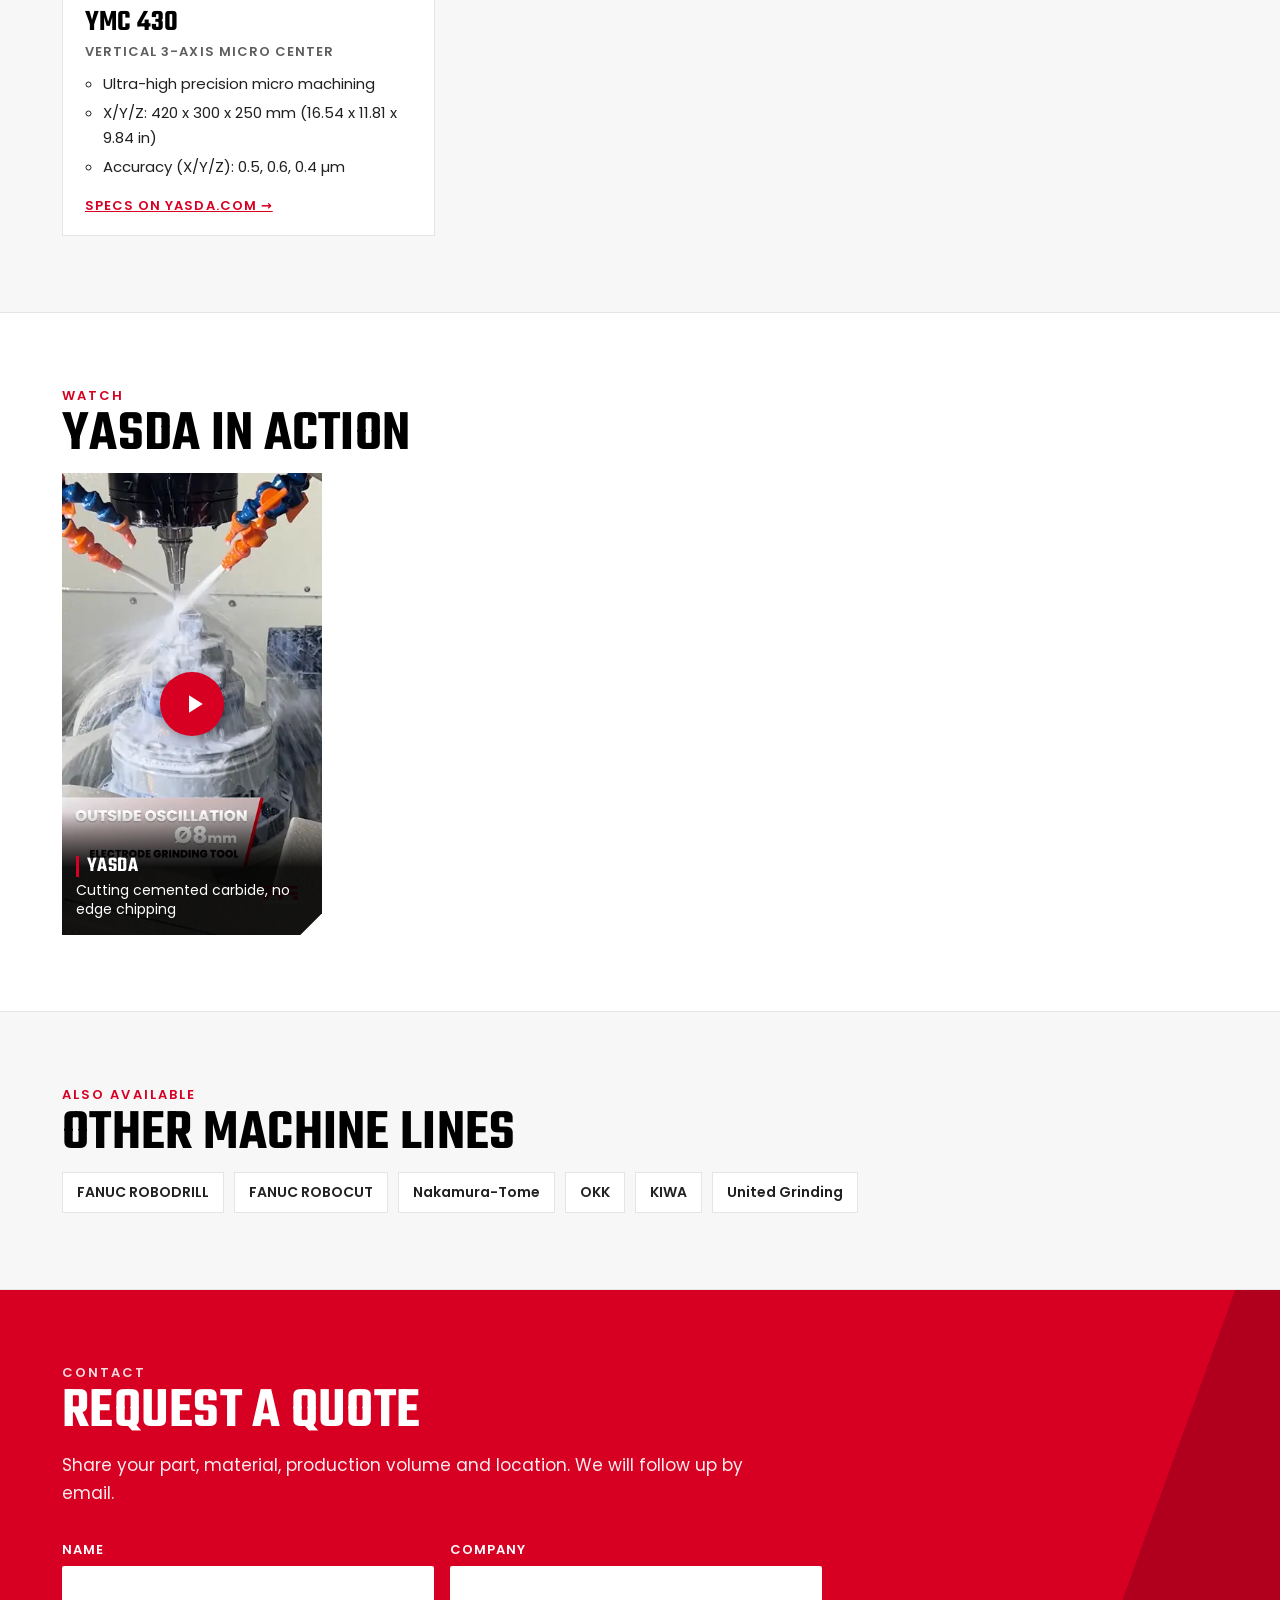
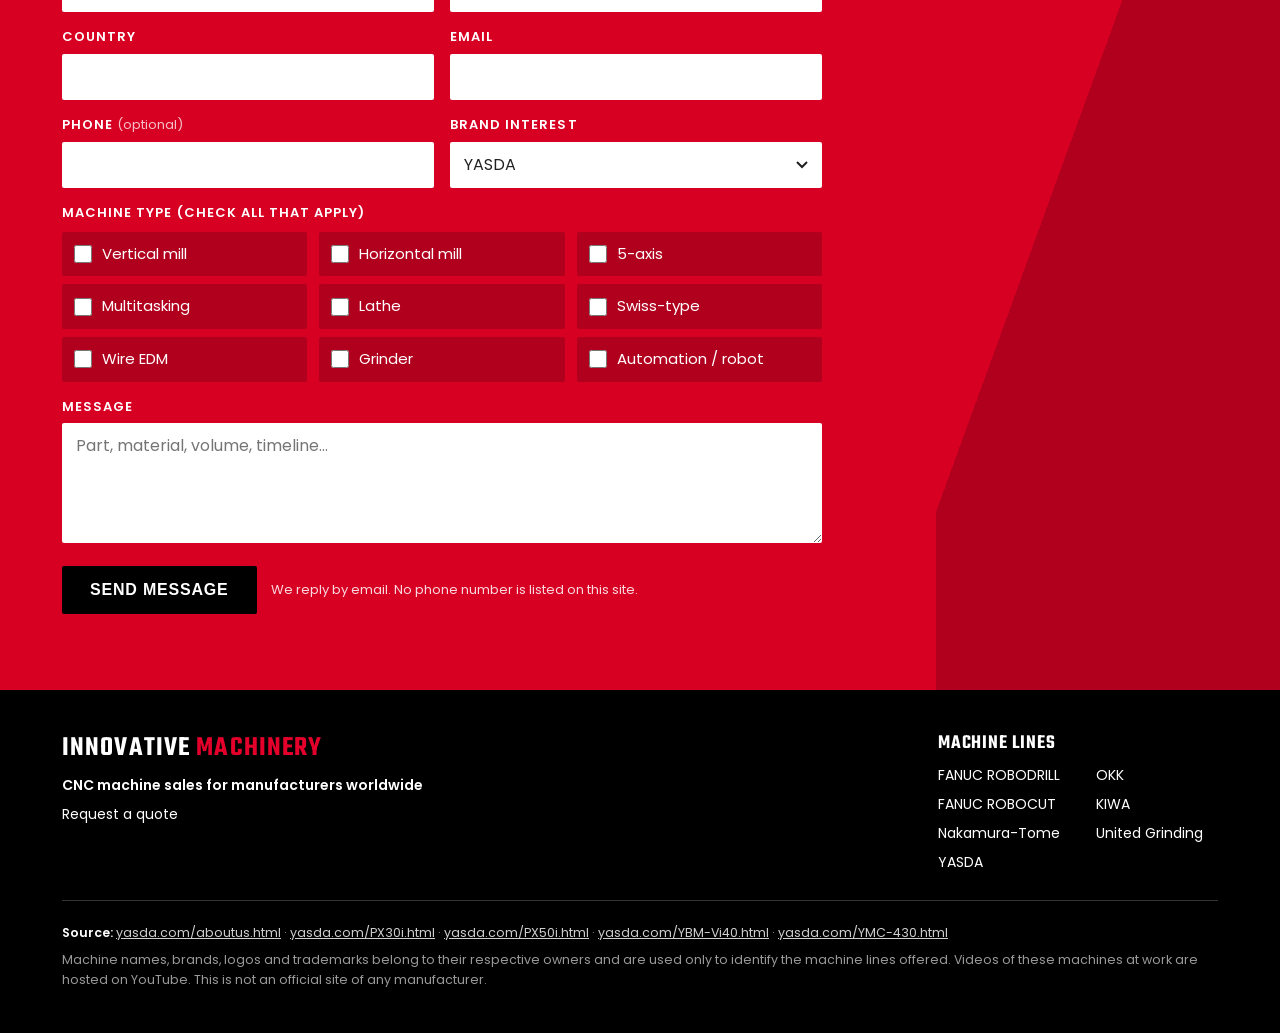
<file: machines/yasda.html>
<!doctype html>
<html lang="en">
<head>
<meta charset="utf-8">
<meta name="viewport" content="width=device-width, initial-scale=1">
<title>YASDA Precision Machining Centers | Innovative Machinery</title>
<meta name="description" content="YASDA high-precision and 5-axis machining centers (PX30i, PX50i, YBM Vi40, YMC 430). Innovative Machinery: CNC machines for manufacturers worldwide.">
<meta name="theme-color" content="#d70023">
<link rel="canonical" href="https://innovativemachinery.com/machines/yasda.html">
<meta property="og:title" content="YASDA Precision Machining Centers | Innovative Machinery">
<meta property="og:description" content="YASDA high-precision and 5-axis machining centers (PX30i, PX50i, YBM Vi40, YMC 430). Innovative Machinery: CNC machines for manufacturers worldwide.">
<meta property="og:url" content="https://innovativemachinery.com/machines/yasda.html">
<meta property="og:type" content="website">
<meta property="og:site_name" content="Innovative Machinery">
<meta property="og:locale" content="en_US">
<meta property="og:image" content="https://innovativemachinery.com/assets/og-image.png">
<meta property="og:image:width" content="1200">
<meta property="og:image:height" content="630">
<meta property="og:image:alt" content="Innovative Machinery: CNC machine sales worldwide">
<meta name="twitter:card" content="summary_large_image">
<meta name="twitter:title" content="YASDA Precision Machining Centers | Innovative Machinery">
<meta name="twitter:description" content="YASDA high-precision and 5-axis machining centers (PX30i, PX50i, YBM Vi40, YMC 430). Innovative Machinery: CNC machines for manufacturers worldwide.">
<meta name="twitter:image" content="https://innovativemachinery.com/assets/og-image.png">
<meta name="twitter:image:alt" content="Innovative Machinery: CNC machine sales worldwide">
<link rel="icon" href="../assets/favicon.svg" type="image/svg+xml">
<link rel="preload" href="../assets/fonts/teko.woff2" as="font" type="font/woff2" crossorigin>
<link rel="preload" href="../assets/fonts/poppins-400.woff2" as="font" type="font/woff2" crossorigin>
<link rel="stylesheet" href="../assets/style.css">
<script type="application/ld+json">{"@context":"https://schema.org","@graph":[{"@type":"WebPage","@id":"https://innovativemachinery.com/machines/yasda.html","url":"https://innovativemachinery.com/machines/yasda.html","name":"YASDA Precision Machining Centers | Innovative Machinery","description":"YASDA high-precision and 5-axis machining centers (PX30i, PX50i, YBM Vi40, YMC 430). Innovative Machinery: CNC machines for manufacturers worldwide.","isPartOf":{"@id":"https://innovativemachinery.com/#website"},"about":{"@type":"Brand","name":"YASDA","logo":"https://innovativemachinery.com/assets/logos/yasda.png","sameAs":"https://yasda.com/"},"provider":{"@id":"https://innovativemachinery.com/#business"}},{"@type":"BreadcrumbList","itemListElement":[{"@type":"ListItem","position":1,"name":"Home","item":"https://innovativemachinery.com/"},{"@type":"ListItem","position":2,"name":"Machines","item":"https://innovativemachinery.com/#machines"},{"@type":"ListItem","position":3,"name":"YASDA","item":"https://innovativemachinery.com/machines/yasda.html"}]},{"@type":"Organization","@id":"https://innovativemachinery.com/#business","name":"Innovative Machinery","description":"CNC machine sales worldwide: FANUC ROBODRILL, FANUC ROBOCUT, Nakamura-Tome, YASDA, OKK, KIWA and United Grinding.","url":"https://innovativemachinery.com/","image":"https://innovativemachinery.com/assets/og-image.png","areaServed":"Worldwide"},{"@type":"ItemList","name":"YASDA models","itemListElement":[{"@type":"ListItem","position":1,"item":{"@type":"Product","name":"PX30i","category":"Vertical 5-axis precision center","brand":{"@type":"Brand","name":"YASDA"},"description":"X/Y/Z: 680 x 400 x 500 mm (26.77 x 15.74 x 19.68 in); Accuracy (X/Y/Z): 2.3, 1.4, 2.1 µm; Loading capacity 80 kg (176 lb)","url":"https://innovativemachinery.com/machines/yasda.html#models"}},{"@type":"ListItem","position":2,"item":{"@type":"Product","name":"PX50i","category":"Vertical 5-axis precision center","brand":{"@type":"Brand","name":"YASDA"},"description":"X/Y/Z: 840 x 600 x 600 mm (33.07 x 23.62 x 23.62 in); Accuracy (X/Y/Z): 1.7, 0.9, 1.1 µm; Loading capacity 350 kg (771 lb)","url":"https://innovativemachinery.com/machines/yasda.html#models"}},{"@type":"ListItem","position":3,"item":{"@type":"Product","name":"YBM Vi40","category":"Vertical 5-axis CNC jig borer","brand":{"@type":"Brand","name":"YASDA"},"description":"Built for 5-axis die and mold work; X/Y/Z: 900 x 500 x 450 mm (35.43 x 19.69 x 17.72 in); Loading capacity 200 kg","url":"https://innovativemachinery.com/machines/yasda.html#models"}},{"@type":"ListItem","position":4,"item":{"@type":"Product","name":"YMC 430","category":"Vertical 3-axis micro center","brand":{"@type":"Brand","name":"YASDA"},"description":"Ultra-high precision micro machining; X/Y/Z: 420 x 300 x 250 mm (16.54 x 11.81 x 9.84 in); Accuracy (X/Y/Z): 0.5, 0.6, 0.4 µm","url":"https://innovativemachinery.com/machines/yasda.html#models"}}]}]}</script>
</head>
<body>
<a class="skip" href="#main">Skip to content</a>
<div class="util"><div class="wrap"><a href="../#contact">Request a quote</a><span class="u-tag" aria-hidden="true">CNC machines worldwide</span></div></div>
<header class="top">
  <div class="top-in">
    <a class="brand" href="../" aria-label="Innovative Machinery, home">
      <span class="brand-blk"><span class="wm">INNOVATIVE <b>MACHINERY</b></span><span class="wm-sub">CNC MACHINE SALES</span></span>
      <span class="slash" aria-hidden="true"></span>
    </a>
    <nav aria-label="Main">
      <details class="dd">
        <summary>Machines</summary>
        <div class="dd-menu">
          <a href="../#machines">All machine lines</a>
          <a href="../machines/fanuc-robodrill.html">FANUC ROBODRILL</a>
          <a href="../machines/fanuc-robocut.html">FANUC ROBOCUT</a>
          <a href="../machines/nakamura-tome.html">Nakamura-Tome</a>
          <a href="../machines/yasda.html">YASDA</a>
          <a href="../machines/okk.html">OKK</a>
          <a href="../machines/kiwa.html">KIWA</a>
          <a href="../machines/united-grinding.html">United Grinding</a>
        </div>
      </details>
      <a class="hide-m" href="../#videos">Videos</a>
      <a class="cta" href="../#contact"><span class="cta-l">Request a Quote</span><span class="cta-s">Contact</span></a>
    </nav>
  </div>
</header>

<main id="main">
<section class="hero m-hero" id="top">
  <div class="wrap">
    <p class="crumbs"><a href="../">Home</a> / <a href="../#machines">Machines</a> / <span aria-current="page">YASDA</span></p>
    <div class="m-logo"><img src="../assets/logos/yasda.png" alt="YASDA logo" width="520" height="140"></div>
    <h1>YASDA</h1>
    <p class="lead">High-precision machining centers, jig borers and micro centers, including 5-axis models.</p>
    <div class="btns">
      <a class="btn btn-r" href="#contact">Request a Quote</a>
      <a class="btn btn-k" href="https://yasda.com/" target="_blank" rel="noopener">Official site &rarr;</a>
    </div>
  </div>
</section>

<section class="sec" id="overview">
  <div class="wrap">
    <span class="kick">Overview</span>
    <h2>About YASDA</h2>
    <div class="prose">
      <p>YASDA was founded in 1929 in Osaka, Japan, entered the machine tool industry in 1964 with the “Jig Master” horizontal boring and milling machine, and developed its first horizontal machining center in 1966. (Source: YASDA Precision America.)</p>
      <p>Yasda Precision America Corp., established in 1997, supports YASDA customers in the USA.</p>
    </div>
    <div class="links" style="margin-top:26px">
      <a class="btn btn-k" href="https://yasda.com/" target="_blank" rel="noopener">YASDA Precision America &rarr;</a>
    </div>
  </div>
</section>

<section class="sec sec-alt" id="models">
  <div class="wrap">
    <span class="kick">YASDA</span>
    <h2>Key models</h2>
    <p class="sub">A few current models. Specs are copied from the manufacturer pages linked on each card; check the latest brochure before ordering.</p>
    <ul class="models">
      <li class="model"><h3>PX30i</h3><p class="type">Vertical 5-axis precision center</p><ul><li>X/Y/Z: 680 x 400 x 500 mm (26.77 x 15.74 x 19.68 in)</li><li>Accuracy (X/Y/Z): 2.3, 1.4, 2.1 µm</li><li>Loading capacity 80 kg (176 lb)</li></ul><a href="https://yasda.com/PX30i.html" target="_blank" rel="noopener">Specs on yasda.com &rarr;</a></li>
      <li class="model"><h3>PX50i</h3><p class="type">Vertical 5-axis precision center</p><ul><li>X/Y/Z: 840 x 600 x 600 mm (33.07 x 23.62 x 23.62 in)</li><li>Accuracy (X/Y/Z): 1.7, 0.9, 1.1 µm</li><li>Loading capacity 350 kg (771 lb)</li></ul><a href="https://yasda.com/PX50i.html" target="_blank" rel="noopener">Specs on yasda.com &rarr;</a></li>
      <li class="model"><h3>YBM Vi40</h3><p class="type">Vertical 5-axis CNC jig borer</p><ul><li>Built for 5-axis die and mold work</li><li>X/Y/Z: 900 x 500 x 450 mm (35.43 x 19.69 x 17.72 in)</li><li>Loading capacity 200 kg</li></ul><a href="https://yasda.com/YBM-Vi40.html" target="_blank" rel="noopener">Specs on yasda.com &rarr;</a></li>
      <li class="model"><h3>YMC 430</h3><p class="type">Vertical 3-axis micro center</p><ul><li>Ultra-high precision micro machining</li><li>X/Y/Z: 420 x 300 x 250 mm (16.54 x 11.81 x 9.84 in)</li><li>Accuracy (X/Y/Z): 0.5, 0.6, 0.4 µm</li></ul><a href="https://yasda.com/YMC-430.html" target="_blank" rel="noopener">Specs on yasda.com &rarr;</a></li>
    </ul>
  </div>
</section>

<section class="sec" id="videos">
  <div class="wrap">
    <span class="kick">Watch</span>
    <h2>YASDA in action</h2>
    <ul class="vids few">
      <li><a class="vid" href="https://www.youtube.com/shorts/UYGgjvifR50" target="_blank" rel="noopener"><img src="../assets/thumbs/UYGgjvifR50.webp" alt="Video: YASDA machining cemented carbide (YouTube Short)" width="360" height="640" decoding="async"><span class="vid-t"><b>YASDA</b>Cutting cemented carbide, no edge chipping</span></a></li>
    </ul>
  </div>
</section>

<section class="sec sec-alt">
  <div class="wrap">
    <span class="kick">Also available</span>
    <h2>Other machine lines</h2>
    <ul class="other">
      <li><a href="fanuc-robodrill.html">FANUC ROBODRILL</a></li>
      <li><a href="fanuc-robocut.html">FANUC ROBOCUT</a></li>
      <li><a href="nakamura-tome.html">Nakamura-Tome</a></li>
      <li><a href="okk.html">OKK</a></li>
      <li><a href="kiwa.html">KIWA</a></li>
      <li><a href="united-grinding.html">United Grinding</a></li>
    </ul>
  </div>
</section>

<section class="sec band" id="contact">
  <div class="wrap">
    <span class="kick">Contact</span>
    <h2>Request a Quote</h2>
    <p class="sub">Share your part, material, production volume and location. We will follow up by email.</p>
    <div class="thanks" id="thanks" tabindex="-1">
      <strong>Thanks.</strong> Your message was sent. We will reply by email.
    </div>
    <form class="form" action="https://formsubmit.co/josh@floridacnc.com" method="POST">
      <input type="hidden" name="_subject" value="innovativemachinery.com lead">
      <input type="hidden" name="_template" value="table">
      <input type="hidden" name="_captcha" value="false">
      <input type="hidden" name="_next" value="https://innovativemachinery.com/#thanks">
      <input type="text" name="_honey" class="hp" tabindex="-1" autocomplete="off" aria-hidden="true">
      <div>
        <label for="name">Name</label>
        <input id="name" name="name" type="text" required autocomplete="name">
      </div>
      <div>
        <label for="company">Company</label>
        <input id="company" name="company" type="text" required autocomplete="organization">
      </div>
      <div>
        <label for="country">Country</label>
        <input id="country" name="country" type="text" required autocomplete="country-name">
      </div>
      <div>
        <label for="email">Email</label>
        <input id="email" name="email" type="email" required autocomplete="email">
      </div>
      <div>
        <label for="phone">Phone <span class="opt">(optional)</span></label>
        <input id="phone" name="phone" type="tel" autocomplete="tel">
      </div>
      <div>
        <label for="brand_interest">Brand interest</label>
        <select id="brand_interest" name="brand_interest" required>
          <option value="">Select a brand</option>
          <option value="FANUC ROBODRILL">FANUC ROBODRILL</option>
          <option value="FANUC ROBOCUT">FANUC ROBOCUT</option>
          <option value="Nakamura-Tome">Nakamura-Tome</option>
          <option value="YASDA" selected>YASDA</option>
          <option value="OKK">OKK</option>
          <option value="KIWA">KIWA</option>
          <option value="United Grinding">United Grinding</option>
          <option value="Not sure">Not sure</option>
        </select>
      </div>
      <fieldset class="full checks">
        <legend>Machine type <span class="opt">(check all that apply)</span></legend>
        <div class="chk-grid">
          <label class="chk"><input type="checkbox" name="machine_type[]" value="Vertical mill"> Vertical mill</label>
          <label class="chk"><input type="checkbox" name="machine_type[]" value="Horizontal mill"> Horizontal mill</label>
          <label class="chk"><input type="checkbox" name="machine_type[]" value="5-axis"> 5-axis</label>
          <label class="chk"><input type="checkbox" name="machine_type[]" value="Multitasking"> Multitasking</label>
          <label class="chk"><input type="checkbox" name="machine_type[]" value="Lathe"> Lathe</label>
          <label class="chk"><input type="checkbox" name="machine_type[]" value="Swiss-type"> Swiss-type</label>
          <label class="chk"><input type="checkbox" name="machine_type[]" value="Wire EDM"> Wire EDM</label>
          <label class="chk"><input type="checkbox" name="machine_type[]" value="Grinder"> Grinder</label>
          <label class="chk"><input type="checkbox" name="machine_type[]" value="Automation / robot"> Automation / robot</label>
        </div>
      </fieldset>
      <div class="full">
        <label for="message">Message</label>
        <textarea id="message" name="message" required placeholder="Part, material, volume, timeline…"></textarea>
      </div>
      <div class="full actions">
        <button class="btn btn-k" type="submit">Send message</button>
        <p class="hint">We reply by email. No phone number is listed on this site.</p>
      </div>
    </form>
  </div>
</section>
</main>

<footer class="foot">
  <div class="wrap">
    <div class="foot-top">
      <div>
        <p class="foot-wm">INNOVATIVE <b>MACHINERY</b></p>
        <p><strong>CNC machine sales for manufacturers worldwide</strong></p>
        <p><a href="../#contact">Request a quote</a></p>
      </div>
      <div>
        <p class="foot-h">Machine lines</p>
        <ul class="foot-lines">
          <li><a href="../machines/fanuc-robodrill.html">FANUC ROBODRILL</a></li>
          <li><a href="../machines/fanuc-robocut.html">FANUC ROBOCUT</a></li>
          <li><a href="../machines/nakamura-tome.html">Nakamura-Tome</a></li>
          <li><a href="../machines/yasda.html">YASDA</a></li>
          <li><a href="../machines/okk.html">OKK</a></li>
          <li><a href="../machines/kiwa.html">KIWA</a></li>
          <li><a href="../machines/united-grinding.html">United Grinding</a></li>
        </ul>
      </div>
    </div>
    <p class="src"><strong>Source:</strong> <a href="https://yasda.com/aboutus.html" rel="noopener">yasda.com/aboutus.html</a> &middot; <a href="https://yasda.com/PX30i.html" rel="noopener">yasda.com/PX30i.html</a> &middot; <a href="https://yasda.com/PX50i.html" rel="noopener">yasda.com/PX50i.html</a> &middot; <a href="https://yasda.com/YBM-Vi40.html" rel="noopener">yasda.com/YBM-Vi40.html</a> &middot; <a href="https://yasda.com/YMC-430.html" rel="noopener">yasda.com/YMC-430.html</a></p>
    <p class="fine">Machine names, brands, logos and trademarks belong to their respective owners and are used only to identify the machine lines offered. Videos of these machines at work are hosted on YouTube. This is not an official site of any manufacturer.</p>
  </div>
</footer>
</body>
</html>
</file>
<file: assets/style.css>
/* innovativemachinery.com. Same color scheme and type as floridacnc.com (black/white/red #D70023);
   no Methods logo. Headings Teko, body Poppins (both SIL OFL, self-hosted). */
@font-face{font-family:Teko;font-style:normal;font-weight:500 600;font-display:swap;src:url(fonts/teko.woff2) format("woff2")}
@font-face{font-family:Poppins;font-style:normal;font-weight:400;font-display:swap;src:url(fonts/poppins-400.woff2) format("woff2")}
@font-face{font-family:Poppins;font-style:normal;font-weight:600;font-display:swap;src:url(fonts/poppins-600.woff2) format("woff2")}
:root{--red:#d70023;--red2:#e4002b;--redd:#920a20;--blk:#000;--ink:#212121;--gray:#5e5e5e;--line:#e5e5e5;--bg2:#f7f7f7;--w:#fff;--max:1200px;
 --hf:Teko,"Arial Narrow",Impact,sans-serif;--bf:Poppins,system-ui,-apple-system,"Segoe UI",Roboto,Arial,sans-serif}
*{box-sizing:border-box}
html{scroll-behavior:smooth;-webkit-text-size-adjust:100%}
body{margin:0;background:var(--w);color:var(--ink);font:16px/1.65 var(--bf)}
a{color:var(--red)}
img{max-width:100%;display:block}
.wrap{max-width:var(--max);margin:0 auto;padding:0 22px}
.skip{position:absolute;left:-999px}.skip:focus{left:10px;top:10px;background:var(--red);color:#fff;padding:8px 12px;z-index:20}
:focus-visible{outline:3px solid var(--red);outline-offset:3px}
h1,h2,h3{font-family:var(--hf);font-weight:600;text-transform:uppercase;line-height:.95;letter-spacing:.005em;color:var(--blk)}

/* utility bar (Methods-style red strip) */
.util{background:var(--red);color:#fff;font-size:13px;font-weight:600;letter-spacing:.06em;text-transform:uppercase}
.util .wrap{display:flex;justify-content:space-between;gap:12px;min-height:34px;align-items:center}
.util a{color:#fff;text-decoration:none}.util a:hover{text-decoration:underline}

/* header */
.top{position:sticky;top:0;z-index:10;background:#fff;box-shadow:0 2px 10px rgba(0,0,0,.08)}
.top-in{display:flex;align-items:center;justify-content:space-between;gap:14px;min-height:68px;padding-right:max(22px,calc((100vw - var(--max))/2 + 22px))}
.brand{display:flex;align-items:center;align-self:stretch;text-decoration:none;flex:0 0 auto}
.brand-blk{display:flex;align-items:center;gap:14px;background:var(--blk);padding:0 46px 0 max(22px,calc((100vw - var(--max))/2 + 22px));align-self:stretch;clip-path:polygon(0 0,100% 0,calc(100% - 30px) 100%,0 100%)}
.wm{color:#fff;font-family:var(--hf);font-size:26px;font-weight:600;letter-spacing:.04em;line-height:1;padding-top:4px;white-space:nowrap}
.wm b,.foot-wm b{color:var(--red2);font-weight:600}
.wm-sub{color:#fff;font-size:12px;font-weight:600;letter-spacing:.16em;line-height:1;padding:2px 0 0 14px;border-left:1px solid #555;white-space:nowrap}
.slash{width:44px;align-self:stretch;margin-left:-22px;background:linear-gradient(115deg,transparent 0 38%,var(--red) 38% 52%,transparent 52% 62%,var(--red) 62% 72%,transparent 72%)}
nav{display:flex;align-items:center;gap:2px}
nav a,.dd summary{color:var(--ink);text-decoration:none;font-weight:600;font-size:14px;letter-spacing:.06em;text-transform:uppercase;padding:9px 12px;cursor:pointer}
nav a:hover,.dd summary:hover{color:var(--red)}
nav .cta{background:var(--blk);color:#fff;margin-left:8px;padding:10px 20px 10px 26px;clip-path:polygon(12px 0,100% 0,100% 100%,0 100%)}
nav .cta{white-space:nowrap}.cta-s{display:none}
nav .cta:hover{background:var(--red);color:#fff}
.dd{position:relative}
.dd summary{list-style:none;display:flex;align-items:center;gap:6px}
.dd summary::-webkit-details-marker{display:none}
.dd summary::after{content:"";width:7px;height:7px;border-right:2px solid currentColor;border-bottom:2px solid currentColor;transform:rotate(45deg) translateY(-3px)}
.dd[open] summary{color:var(--red)}
.dd-menu{position:absolute;right:0;top:calc(100% + 12px);background:#fff;border-top:3px solid var(--red);box-shadow:0 10px 30px rgba(0,0,0,.16);min-width:270px;padding:8px 0;z-index:11}
.dd-menu a{display:block;padding:9px 18px;font-size:14px;letter-spacing:.03em}
.dd-menu a:hover{background:var(--bg2)}

/* hero */
.hero{position:relative;overflow:hidden;background:linear-gradient(180deg,#fff,var(--bg2));border-bottom:1px solid var(--line);padding:84px 0 78px}
.hero::after{content:"";position:absolute;top:0;bottom:0;right:-60px;width:42%;background:linear-gradient(110deg,transparent 0 30%,var(--red) 30% 33%,transparent 33% 38%,rgba(215,0,35,.12) 38% 100%);pointer-events:none}
.hero .wrap{position:relative;z-index:1}
.eyebrow{margin:0 0 14px;color:var(--red);font-weight:600;letter-spacing:.14em;text-transform:uppercase;font-size:14px}
h1{margin:0;font-size:clamp(52px,8.2vw,108px);max-width:12ch}
.lead{font-size:clamp(17px,1.8vw,20px);color:var(--gray);margin:18px 0 30px;max-width:52ch}
.btns{display:flex;gap:12px;flex-wrap:wrap}
.btn{display:inline-block;padding:15px 28px;font-weight:600;font-size:16px;letter-spacing:.05em;text-transform:uppercase;text-decoration:none;text-align:center;border-radius:2px}
.btn-r{background:var(--red);color:#fff}.btn-r:hover{background:var(--redd)}
.btn-k{background:var(--blk);color:#fff}.btn-k:hover{background:#333}
.hero-mail{margin:16px 0 0;font-size:15px}.hero-mail a{color:var(--gray)}

/* sections */
.sec{padding:76px 0}
.sec-alt{background:var(--bg2);border-top:1px solid var(--line);border-bottom:1px solid var(--line)}
.kick{display:block;margin:0 0 6px;color:var(--red);font:600 13px/1 var(--bf);letter-spacing:.16em;text-transform:uppercase}
h2{margin:0 0 10px;font-size:clamp(38px,5vw,58px)}
.sub{color:var(--gray);margin:0 0 32px;font-size:17px;max-width:62ch}

/* machine cards */
.cards{list-style:none;margin:0;padding:0;display:grid;grid-template-columns:repeat(4,1fr);gap:18px}
.card{display:flex;flex-direction:column;height:100%;background:#fff;border:1px solid var(--line);border-top:4px solid var(--blk);padding:20px 20px 18px;text-decoration:none;color:var(--ink);transition:border-color .15s,box-shadow .15s}
.card:hover{border-top-color:var(--red);box-shadow:0 8px 24px rgba(0,0,0,.08)}
.logo-box{height:58px;display:flex;align-items:center;margin-bottom:16px}
.logo-box img{max-height:58px;max-width:100%;width:auto;object-fit:contain}
.logo-box.sm img{max-height:30px}
.logo-box.md img{max-height:40px}
.card h3{margin:0;font-size:29px}
.card p{margin:6px 0 0;color:var(--gray);font-size:15px;line-height:1.55}
.more{margin-top:auto;padding-top:14px;color:var(--red);font-weight:600;font-size:13px;letter-spacing:.1em;text-transform:uppercase}
.card:hover .more{text-decoration:underline}
.card-cta{background:var(--blk);border-color:var(--blk);border-top-color:var(--red);color:#fff}
.card-cta:hover{border-top-color:var(--red2);box-shadow:0 8px 24px rgba(0,0,0,.18)}
.card-cta h3{color:#fff}.card-cta p{color:#cfcfcf}.card-cta .more{color:#fff}
.cta-kick{display:block;height:58px;margin-bottom:16px;padding-top:18px;color:var(--red2);font-weight:600;font-size:13px;letter-spacing:.12em;text-transform:uppercase}

/* videos */
.vids{list-style:none;margin:0;padding:0;display:grid;grid-template-columns:repeat(4,1fr);gap:16px}
.vids.few{grid-template-columns:repeat(4,minmax(0,260px))}
.vid{position:relative;display:block;overflow:hidden;background:#000;aspect-ratio:9/16;text-decoration:none;color:#fff;clip-path:polygon(0 0,100% 0,100% calc(100% - 22px),calc(100% - 22px) 100%,0 100%)}
.vid img{width:100%;height:100%;object-fit:cover;transition:transform .25s}
.vid:hover img{transform:scale(1.03)}
.vid::after{content:"";position:absolute;top:50%;left:50%;width:64px;height:64px;margin:-32px 0 0 -32px;border-radius:50%;
 background:var(--red) url("data:image/svg+xml,%3Csvg xmlns='http://www.w3.org/2000/svg' viewBox='0 0 24 24'%3E%3Cpath d='M8 5v14l11-7z' fill='%23fff'/%3E%3C/svg%3E") 55% 50%/30px no-repeat;box-shadow:0 4px 14px rgba(0,0,0,.35)}
.vid-t{position:absolute;left:0;right:0;bottom:0;padding:44px 14px 16px;font-size:14px;line-height:1.35;background:linear-gradient(transparent,rgba(0,0,0,.9) 45%)}
.vid-t b{display:block;font:600 21px/1 var(--hf);text-transform:uppercase;letter-spacing:.02em;margin-bottom:4px;padding-left:8px;border-left:3px solid var(--red)}
.credit{margin:18px 0 0;color:var(--gray);font-size:14px}

/* follow */
.follow{list-style:none;margin:0;padding:0;display:grid;grid-template-columns:repeat(4,1fr);gap:14px}
.follow a{display:block;background:#fff;border:1px solid var(--line);border-left:4px solid var(--red);padding:16px 20px;text-decoration:none;color:var(--blk);font:600 28px/1 var(--hf);text-transform:uppercase}
.follow a span{display:block;color:var(--red);font:600 14px/1.4 var(--bf);text-transform:none;margin-top:6px}
.follow a:hover{background:var(--bg2)}

/* contact band */
.band{background:var(--red);color:#fff;position:relative;overflow:hidden}
.band::after{content:"";position:absolute;top:0;bottom:0;right:-40px;width:30%;background:linear-gradient(110deg,transparent 0 40%,rgba(0,0,0,.18) 40% 100%);pointer-events:none}
.band .wrap{position:relative;z-index:1}
.band h2{color:#fff}.band .kick{color:#fff;opacity:.85}.band .sub{color:#fff;opacity:.92}
.contact{display:flex;flex-wrap:wrap;gap:16px}
.big-link{flex:1 1 320px;display:block;background:var(--blk);color:#fff;text-decoration:none;padding:20px 24px;font-weight:600;font-size:clamp(19px,2.4vw,26px);word-break:break-word;clip-path:polygon(0 0,100% 0,100% calc(100% - 18px),calc(100% - 18px) 100%,0 100%)}
.big-link small{display:block;color:#bbb;font-size:13px;letter-spacing:.14em;text-transform:uppercase;margin-bottom:2px}
.big-link:hover{background:#222}

/* footer */
.foot{background:var(--blk);color:#bdbdbd;font-size:14px;padding:44px 0 36px}
.foot-top{display:flex;flex-wrap:wrap;justify-content:space-between;gap:24px 40px;padding-bottom:26px;border-bottom:1px solid #333;margin-bottom:22px}
.foot .foot-wm{color:#fff;font:600 28px/1 var(--hf);letter-spacing:.04em;margin:0 0 12px}
.foot .rep{font-size:12.5px;color:#9a9a9a;margin-top:10px}
.foot p{margin:0 0 6px}.foot strong{color:#fff}
.foot a{color:#fff;text-decoration:none}.foot a:hover{color:var(--red2);text-decoration:underline}
.foot-lines{list-style:none;margin:0;padding:0;columns:2;column-gap:36px}
.foot-lines li{margin:0 0 6px}
.foot .foot-h{margin:0 0 10px;color:#fff;font:600 20px/1 var(--hf);text-transform:uppercase;letter-spacing:.04em}
.fine{font-size:12.5px;color:#9a9a9a}
.src{font-size:12.5px;color:#9a9a9a;word-break:break-word}
.src a{color:#cfcfcf;text-decoration:underline}


/* contact form */
.form{display:grid;grid-template-columns:1fr 1fr;gap:14px 16px;max-width:760px;margin-top:8px}
.form .full{grid-column:1/-1}
.form label{display:block;font-size:13px;font-weight:600;letter-spacing:.08em;text-transform:uppercase;margin-bottom:6px;color:#fff}
.form label .opt{font-weight:400;letter-spacing:0;text-transform:none;opacity:.75}
.form input,.form select,.form textarea{width:100%;padding:12px 14px;border:0;border-radius:2px;font:400 16px/1.4 var(--bf);color:var(--ink);background:#fff}
.form textarea{min-height:120px;resize:vertical}
.form select{appearance:none;background:#fff url("data:image/svg+xml,%3Csvg xmlns='http://www.w3.org/2000/svg' width='12' height='8'%3E%3Cpath d='M1 1l5 5 5-5' stroke='%23212121' stroke-width='2' fill='none'/%3E%3C/svg%3E") right 14px center/12px no-repeat}
.form .actions{display:flex;flex-wrap:wrap;align-items:center;gap:14px}
.form .btn{border:0;cursor:pointer}
.form .hint{font-size:13px;opacity:.85;margin:0}
.form fieldset.checks{border:0;margin:0;padding:0;min-width:0}
.form legend{display:block;font-size:13px;font-weight:600;letter-spacing:.08em;text-transform:uppercase;margin-bottom:8px;color:#fff;padding:0}
.chk-grid{display:grid;grid-template-columns:repeat(3,minmax(0,1fr));gap:8px 12px}
.form label.chk{display:flex;align-items:center;gap:10px;margin:0;background:rgba(0,0,0,.18);padding:10px 12px;border-radius:2px;font-size:15px;font-weight:400;letter-spacing:0;text-transform:none;cursor:pointer}
.form label.chk input{width:18px;height:18px;margin:0;padding:0;flex:0 0 auto;accent-color:#000}
@media (max-width:640px){.chk-grid{grid-template-columns:repeat(2,minmax(0,1fr))}}
@media (max-width:360px){.chk-grid{grid-template-columns:1fr}}
.form .hp{position:absolute;left:-9999px;height:0;overflow:hidden}
.thanks{display:none;background:rgba(0,0,0,.22);border-left:4px solid #fff;padding:14px 18px;margin:0 0 18px;max-width:760px}
.thanks:target,.thanks.show{display:block}
.band .contact{margin-bottom:22px}
@media (max-width:640px){.form{grid-template-columns:1fr}}

/* machine pages */
.crumbs{font-size:13px;color:var(--gray);margin:0 0 18px;letter-spacing:.04em}
.crumbs a{color:var(--gray)}
.m-hero{padding:56px 0 56px}
.m-logo{display:inline-flex;align-items:center;background:#fff;border:1px solid var(--line);padding:16px 22px;margin-bottom:22px;height:96px}
.m-logo img{max-height:62px;width:auto}
.m-logo.sm img{max-height:34px}
.m-hero h1{font-size:clamp(48px,7vw,90px);max-width:16ch}
.prose{max-width:72ch}
.prose p{margin:0 0 14px}
.models{list-style:none;margin:0;padding:0;display:grid;grid-template-columns:repeat(auto-fill,minmax(300px,1fr));gap:18px}
.model{background:#fff;border:1px solid var(--line);border-top:4px solid var(--red);padding:20px 22px 18px;display:flex;flex-direction:column}
.model h3{margin:0;font-size:30px;text-transform:none}
.model .type{margin:4px 0 10px;color:var(--gray);font-size:13px;font-weight:600;letter-spacing:.08em;text-transform:uppercase}
.model ul{margin:0 0 12px;padding-left:18px;font-size:15px}
.model li{margin:0 0 4px}
.model a{margin-top:auto;font-weight:600;font-size:13px;letter-spacing:.08em;text-transform:uppercase}
.note{background:var(--bg2);border-left:4px solid var(--red);padding:14px 18px;margin:26px 0 0;font-size:15px;max-width:80ch}
.note b{color:var(--blk)}
.links{display:flex;flex-wrap:wrap;gap:12px;margin:8px 0 0}
.other{list-style:none;margin:0;padding:0;display:flex;flex-wrap:wrap;gap:10px}
.other a{display:block;border:1px solid var(--line);background:#fff;padding:8px 14px;color:var(--ink);text-decoration:none;font-weight:600;font-size:14px}
.other a:hover{border-color:var(--red);color:var(--red)}

@media (max-width:1060px){.cards{grid-template-columns:repeat(2,1fr)}}
@media (max-width:900px){.vids{grid-template-columns:repeat(2,1fr)}.vids.few{grid-template-columns:repeat(2,1fr)}.follow{grid-template-columns:repeat(2,1fr)}.hero::after{width:30%}}
@media (max-width:640px){
 body{font-size:15.5px}
 .util .wrap{justify-content:center}.util .u-mail,.util .u-tag{display:none}
 .top-in{min-height:58px;padding-right:12px;gap:6px}
 .brand-blk{padding:0 34px 0 14px}.wm{font-size:20px}.wm-sub{display:none}
 .slash{width:26px;margin-left:-16px}
 nav a.hide-m{display:none}
 nav a,.dd summary{padding:8px 6px;font-size:13px;letter-spacing:.03em}
 nav .cta{margin-left:2px;padding:9px 12px 9px 20px}.cta-l{display:none}.cta-s{display:inline}
 .dd{position:static}.dd-menu{position:absolute;left:10px;right:10px;top:calc(100% + 4px);min-width:0}
 .hero{padding:52px 0 50px}.hero::after{display:none}
 .btn{flex:1 1 100%}
 .sec{padding:56px 0}
 .cards{grid-template-columns:1fr;gap:14px}
 .card{padding:18px}.cta-kick{height:auto;padding-top:0;margin-bottom:8px}.logo-box{height:48px;margin-bottom:12px}.logo-box img{max-height:48px}
 .vids{gap:10px}
 .vid::after{width:48px;height:48px;margin:-24px 0 0 -24px;background-size:22px}
 .vid-t{font-size:12.5px;padding:30px 10px 12px}.vid-t b{font-size:18px}
 .follow{gap:10px}.follow a{font-size:23px;padding:14px 14px}.follow a span{font-size:13px}
 .foot-lines{columns:1}
 .m-hero{padding:40px 0 44px}.m-logo{height:80px;padding:12px 16px}.m-logo img{max-height:52px}
}
@media (prefers-reduced-motion:reduce){html{scroll-behavior:auto}.vid img{transition:none}}
</file>
